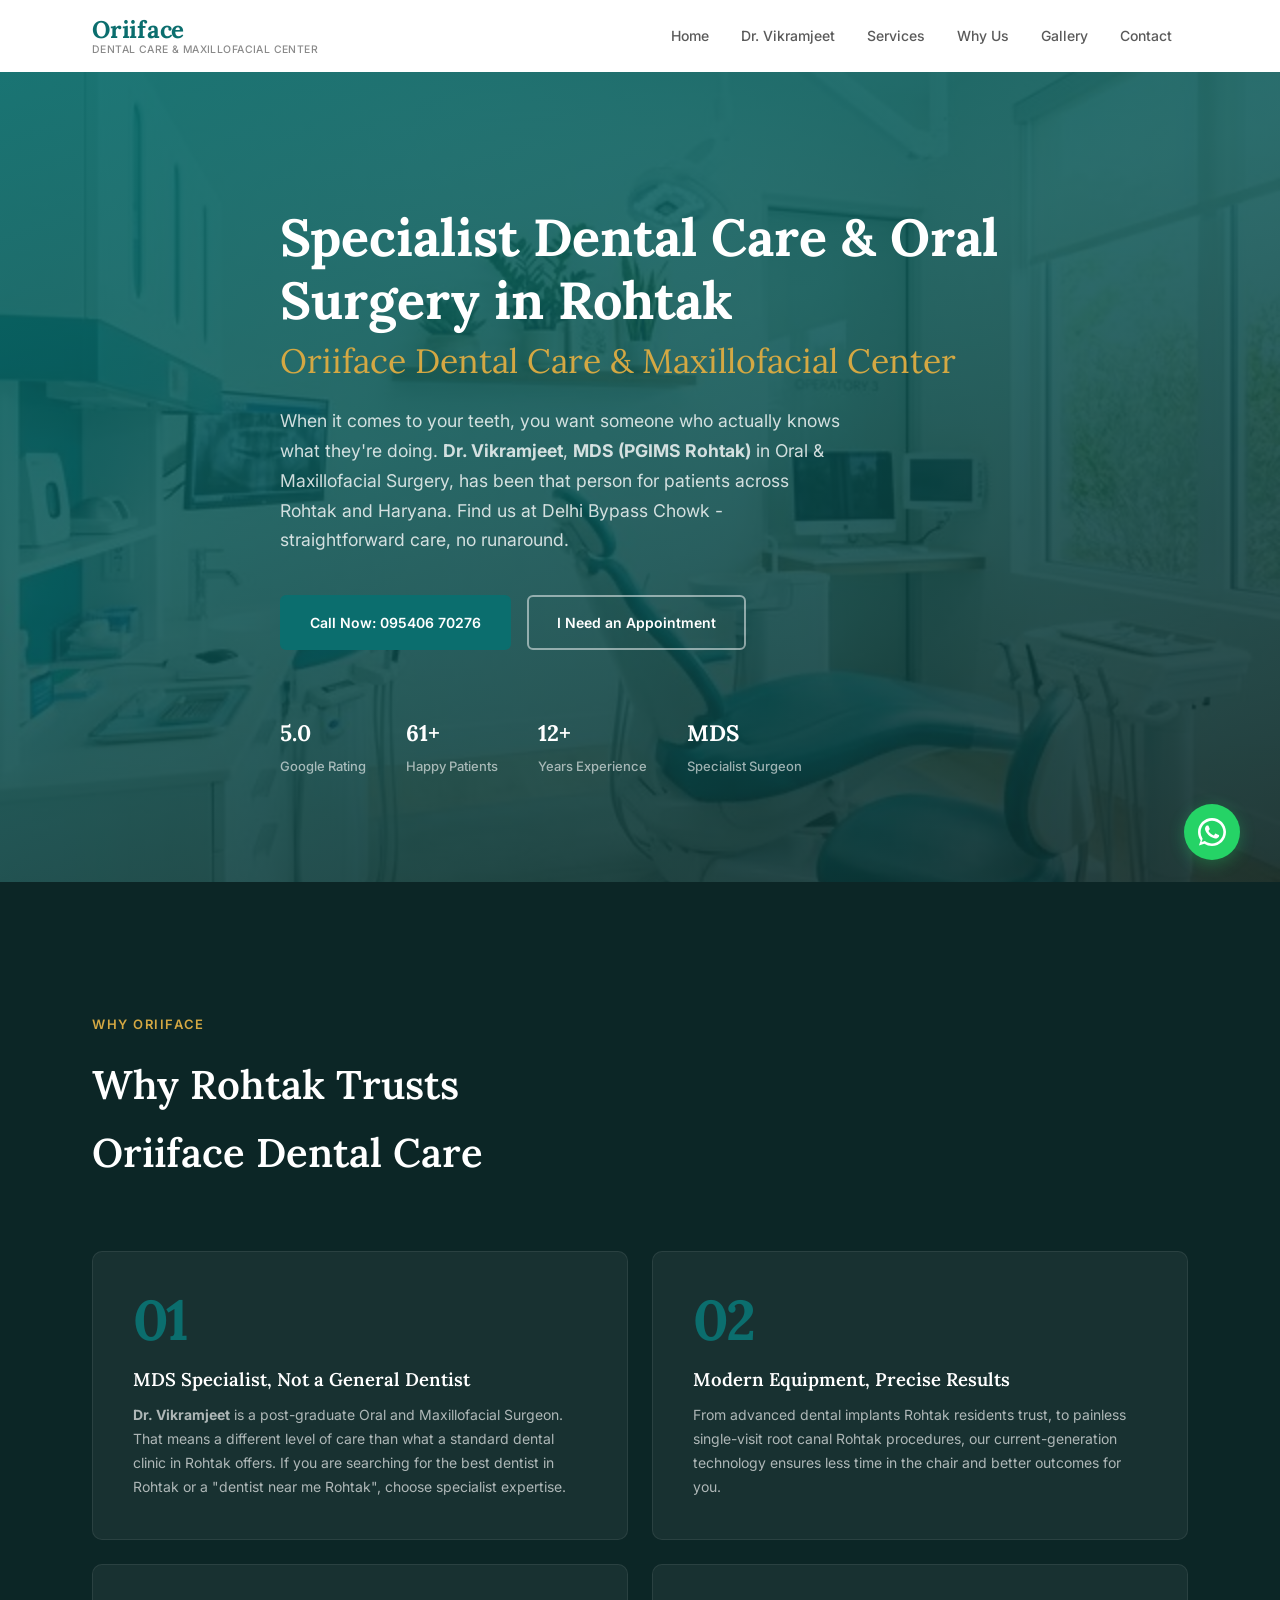
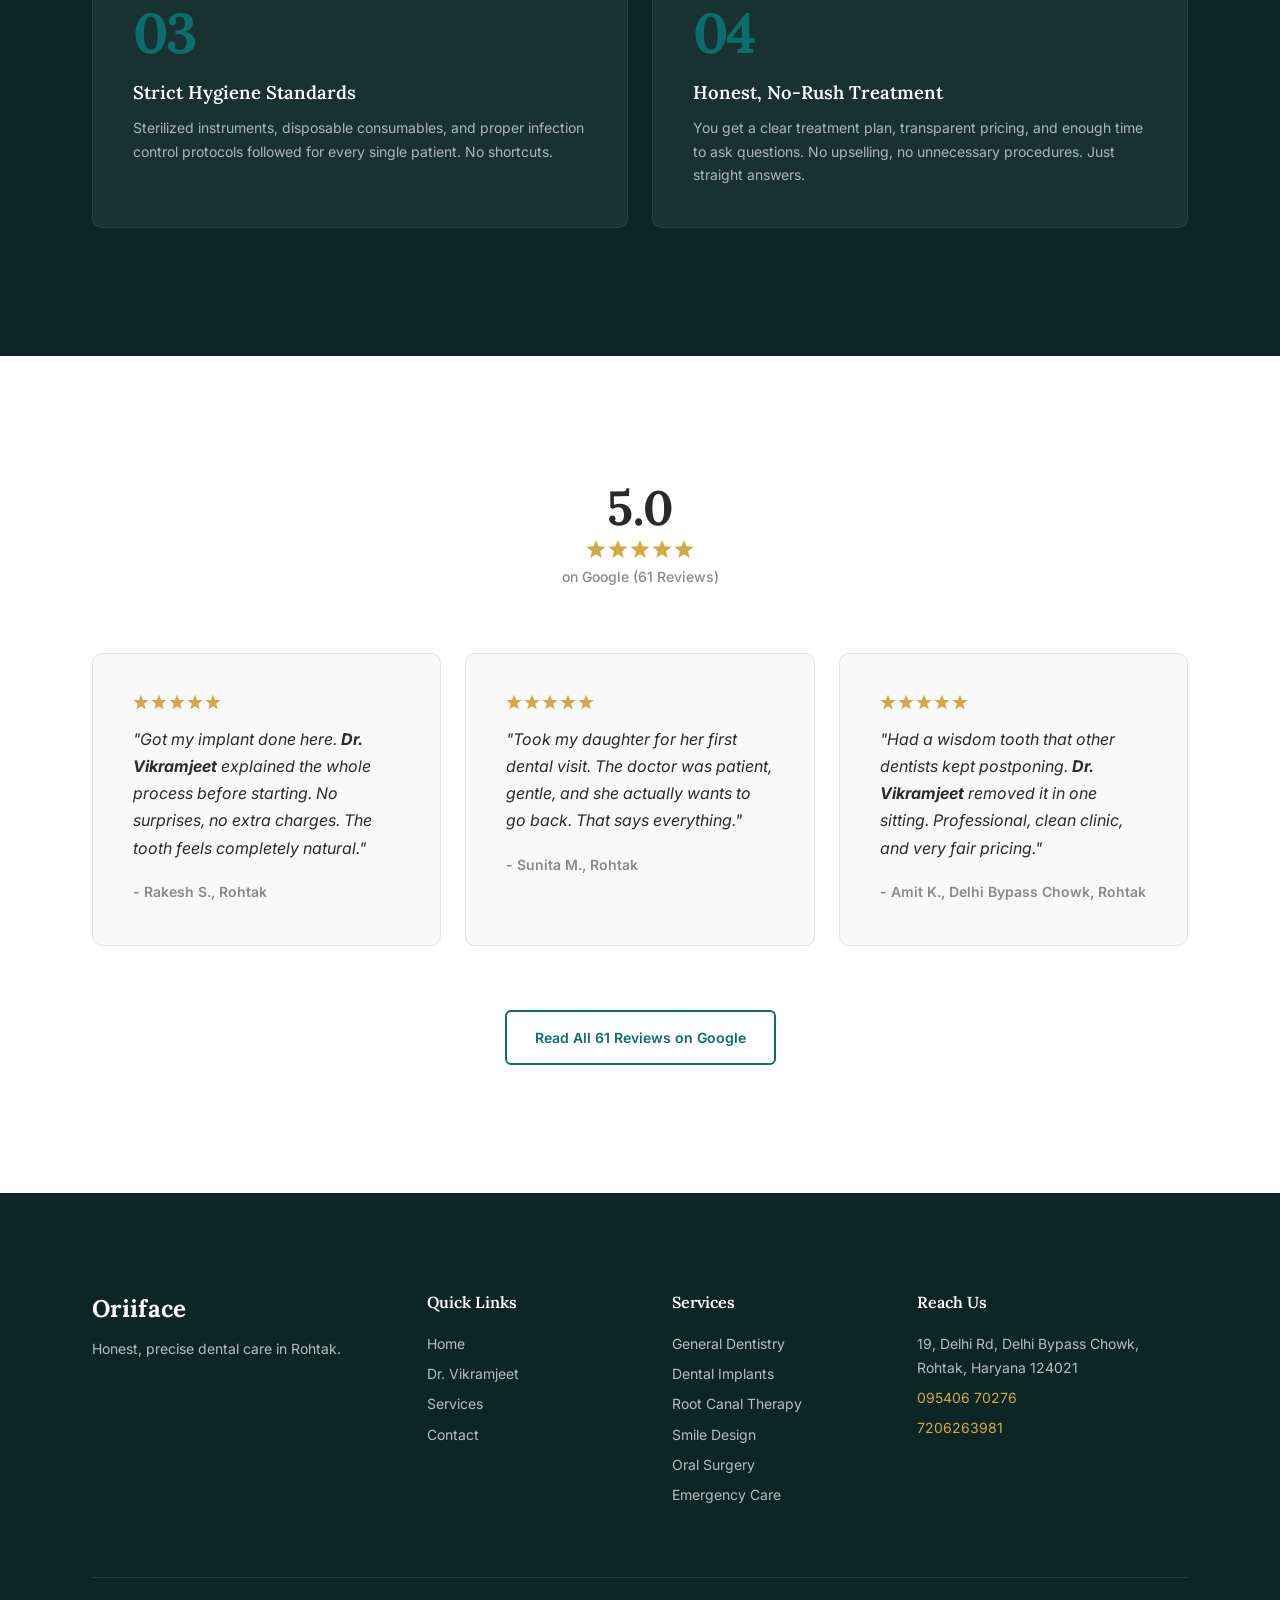
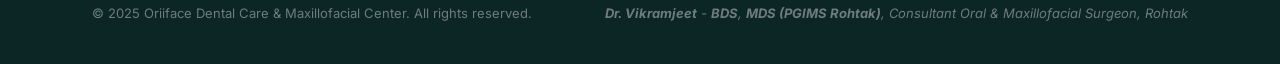
<file: index.html>
<!DOCTYPE html>
<html lang="en">
<head>
  <meta charset="UTF-8">
  <meta name="viewport" content="width=device-width, initial-scale=1.0">
  <meta name="robots" content="index, follow">
  <meta name="googlebot" content="index, follow">
  <link rel="canonical" href="https://www.oriifacedental.com/">
  <title>Best Dentist in Rohtak | Oriiface Dental Care & Maxillofacial Center</title>
  <meta name="description" content="Top-rated dental clinic in Rohtak led by Dr. Vikramjeet, BDS MDS Oral Surgeon. Implants, RCT, Smile Design, Emergency Care. 5.0 Google Rating. Call 095406 70276.">

  <!-- Open Graph -->
  <meta property="og:type" content="website">
  <meta property="og:title" content="Best Dentist in Rohtak | Oriiface Dental Care & Maxillofacial Center">
  <meta property="og:description" content="Top-rated dental clinic in Rohtak led by Dr. Vikramjeet, BDS MDS Oral Surgeon. Implants, RCT, Smile Design, Emergency Care. 5.0 Google Rating. Call 095406 70276.">
  <meta property="og:url" content="https://www.oriifacedental.com/">
  <meta property="og:image" content="https://www.oriifacedental.com/images/og-cover.jpg">
  <meta property="og:locale" content="en_IN">
  <meta property="og:site_name" content="Oriiface Dental Care & Maxillofacial Center">

  <!-- Twitter Card -->
  <meta name="twitter:card" content="summary_large_image">
  <meta name="twitter:title" content="Best Dentist in Rohtak | Oriiface Dental Care & Maxillofacial Center">
  <meta name="twitter:description" content="Top-rated dental clinic in Rohtak led by Dr. Vikramjeet, BDS MDS Oral Surgeon. Implants, RCT, Smile Design, Emergency Care. 5.0 Google Rating. Call 095406 70276.">
  <meta name="twitter:image" content="https://www.oriifacedental.com/images/og-cover.jpg">

  <!-- Google Fonts -->
  <link rel="preconnect" href="https://fonts.googleapis.com">
  <link rel="preconnect" href="https://fonts.gstatic.com" crossorigin>
  <link rel="preload" as="style" href="https://fonts.googleapis.com/css2?family=Lora:ital,wght@0,400;0,500;0,600;0,700;1,400;1,500&family=Inter:wght@300;400;500;600;700&display=swap">
  <link rel="stylesheet" href="https://fonts.googleapis.com/css2?family=Lora:ital,wght@0,400;0,500;0,600;0,700;1,400;1,500&family=Inter:wght@300;400;500;600;700&display=swap">

  <link rel="stylesheet" href="style.css?v=3">

  <link rel="sitemap" type="application/xml" href="/sitemap.xml">
  <script type="application/ld+json">
{
  "@context": "https://schema.org",
  "@type": ["Dentist", "LocalBusiness", "MedicalBusiness"],
  "@id": "https://www.oriifacedental.com",
  "name": "Oriiface Dental Care & Maxillofacial Center",
  "alternateName": ["Oriiface Dental Rohtak", "Orifacedental Rohtak", "Best Dentist Rohtak"],
  "description": "Specialist dental clinic in Rohtak led by Dr. Vikramjeet, MDS Oral & Maxillofacial Surgeon (PGIMS Rohtak). Expert in dental implants, root canal, smile design, orthodontics and oral surgery in Rohtak, Haryana.",
  "url": "https://www.oriifacedental.com",
  "telephone": ["+91-9540670276", "+91-7206263981"],
  "priceRange": "₹₹",
  "currenciesAccepted": "INR",
  "paymentAccepted": "Cash, UPI, Card",
  "image": "https://www.oriifacedental.com/images/og-cover.jpg",
  "address": {
    "@type": "PostalAddress",
    "streetAddress": "19, Delhi Road, Delhi Bypass Chowk",
    "addressLocality": "Rohtak",
    "addressRegion": "Haryana",
    "postalCode": "124021",
    "addressCountry": "IN"
  },
  "geo": {
    "@type": "GeoCoordinates",
    "latitude": "28.8955",
    "longitude": "76.6066"
  },
  "openingHoursSpecification": [
    {
      "@type": "OpeningHoursSpecification",
      "dayOfWeek": ["Monday","Tuesday","Wednesday","Thursday","Friday","Saturday"],
      "opens": "09:00",
      "closes": "14:00"
    },
    {
      "@type": "OpeningHoursSpecification",
      "dayOfWeek": ["Monday","Tuesday","Wednesday","Thursday","Friday","Saturday"],
      "opens": "17:00",
      "closes": "21:00"
    }
  ],
  "aggregateRating": {
    "@type": "AggregateRating",
    "ratingValue": "5.0",
    "reviewCount": "61",
    "bestRating": "5",
    "worstRating": "1"
  },
  "review": [
    {
      "@type": "Review",
      "author": {"@type": "Person", "name": "Rakesh S."},
      "reviewRating": {"@type": "Rating", "ratingValue": "5"},
      "reviewBody": "Got my implant done here. Dr. Vikramjeet explained the whole process before starting. No surprises, no extra charges. The tooth feels completely natural."
    },
    {
      "@type": "Review",
      "author": {"@type": "Person", "name": "Sunita M."},
      "reviewRating": {"@type": "Rating", "ratingValue": "5"},
      "reviewBody": "Took my daughter for her first dental visit. The doctor was patient, gentle, and she actually wants to go back. That says everything."
    },
    {
      "@type": "Review",
      "author": {"@type": "Person", "name": "Amit K."},
      "reviewRating": {"@type": "Rating", "ratingValue": "5"},
      "reviewBody": "Had a wisdom tooth that other dentists kept postponing. Dr. Vikramjeet removed it in one sitting. Professional, clean clinic, very fair pricing."
    }
  ],
  "medicalSpecialty": "Dentistry",
  "availableService": [
    {"@type": "MedicalProcedure", "name": "General Dentistry Rohtak"},
    {"@type": "MedicalProcedure", "name": "Dental Implants Rohtak"},
    {"@type": "MedicalProcedure", "name": "Root Canal Treatment Rohtak"},
    {"@type": "MedicalProcedure", "name": "Smile Design Rohtak"},
    {"@type": "MedicalProcedure", "name": "Orthodontics Braces Rohtak"},
    {"@type": "MedicalProcedure", "name": "Oral and Maxillofacial Surgery Rohtak"},
    {"@type": "MedicalProcedure", "name": "Cosmetic Dentistry Rohtak"},
    {"@type": "MedicalProcedure", "name": "Emergency Dental Care Rohtak"},
    {"@type": "MedicalProcedure", "name": "Pediatric Dentistry Rohtak"}
  ],
  "hasMap": "https://maps.google.com/?q=Oriiface+Dental+Care+Rohtak",
  "sameAs": [
    "https://www.google.com/maps/place/Oriiface+dental+care"
  ],
  "founder": {
    "@type": "Physician",
    "name": "Dr. Vikramjeet",
    "jobTitle": "Consultant Oral and Maxillofacial Surgeon",
    "description": "BDS, MDS (PGIMS Rohtak) - Oral and Maxillofacial Surgeon. Ex-Senior Resident JLNMCH.",
    "alumniOf": "PGIMS Rohtak",
    "medicalSpecialty": "Oral and Maxillofacial Surgery",
    "worksFor": {
      "@type": "Organization",
      "name": "Oriiface Dental Care & Maxillofacial Center"
    }
  }
}
  </script>
  <script type="application/ld+json">
{
  "@context": "https://schema.org",
  "@type": "FAQPage",
  "mainEntity": [
    {
      "@type": "Question",
      "name": "Where is the best dental clinic in Rohtak?",
      "acceptedAnswer": {
        "@type": "Answer",
        "text": "Oriiface Dental Care & Maxillofacial Center, led by Dr. Vikramjeet (MDS PGIMS Rohtak), is located at 19, Delhi Road, Delhi Bypass Chowk, Rohtak, Haryana 124021. Call 095406 70276."
      }
    },
    {
      "@type": "Question",
      "name": "Does Oriiface Dental offer dental implants in Rohtak?",
      "acceptedAnswer": {
        "@type": "Answer",
        "text": "Yes. Oriiface Dental Care provides permanent dental implants in Rohtak placed by Dr. Vikramjeet, an MDS-qualified Oral & Maxillofacial Surgeon from PGIMS Rohtak."
      }
    },
    {
      "@type": "Question",
      "name": "Is root canal treatment (RCT) painful?",
      "acceptedAnswer": {
        "@type": "Answer",
        "text": "Modern root canal treatment at Oriiface Dental Care in Rohtak is performed under local anesthesia and is essentially painless. Dr. Vikramjeet uses rotary endodontics for fast, precise results."
      }
    },
    {
      "@type": "Question",
      "name": "What are Oriiface Dental clinic timings in Rohtak?",
      "acceptedAnswer": {
        "@type": "Answer",
        "text": "Oriiface Dental Care is open Monday to Saturday: 9:00 AM to 2:00 PM and 5:00 PM to 9:00 PM. For appointments call 095406 70276."
      }
    },
    {
      "@type": "Question",
      "name": "Who is the dentist at Oriiface Dental Care Rohtak?",
      "acceptedAnswer": {
        "@type": "Answer",
        "text": "Dr. Vikramjeet, BDS and MDS (PGIMS Rohtak) in Oral & Maxillofacial Surgery. He is an Ex-Senior Resident at JLNMCH and a specialist in complex extractions, dental implants, jaw surgery, and smile design in Rohtak."
      }
    }
  ]
}
  </script>
</head>
<body>


  <!-- Header / Navigation -->
  <header class="header" id="header">
    <div class="header__inner container">
      <a href="#" class="header__logo">
        <span class="logo__mark">Oriiface</span>
        <span class="logo__sub">Dental Care &amp; Maxillofacial Center</span>
      </a>
      <nav class="nav" id="nav">
        <ul class="nav__list">
          <li><a href="index.html" class="nav__link">Home</a></li>
          <li><a href="about.html" class="nav__link">Dr. Vikramjeet</a></li>
          <li><a href="services.html" class="nav__link">Services</a></li>
          <li><a href="index.html#why-us" class="nav__link">Why Us</a></li>
          <li><a href="gallery.html" class="nav__link">Gallery</a></li>
          <li><a href="contact.html" class="nav__link">Contact</a></li>
        </ul>
      </nav>
      <button class="hamburger" id="hamburger" aria-label="Open navigation menu" aria-expanded="false">
        <span class="hamburger__line"></span>
        <span class="hamburger__line"></span>
        <span class="hamburger__line"></span>
      </button>
    </div>
  </header>

  <!-- Mobile Navigation Overlay -->
  <div class="mobile-nav" id="mobile-nav">
    <div class="mobile-nav__content">
      <ul class="mobile-nav__list">
        <li><a href="index.html" class="mobile-nav__link">Home</a></li>
        <li><a href="about.html" class="mobile-nav__link">Dr. Vikramjeet</a></li>
        <li><a href="services.html" class="mobile-nav__link">Services</a></li>
        <li><a href="index.html#why-us" class="mobile-nav__link">Why Us</a></li>
        <li><a href="gallery.html" class="mobile-nav__link">Gallery</a></li>
        <li><a href="contact.html" class="mobile-nav__link">Contact</a></li>
      </ul>
      <a href="tel:+919540670276" class="mobile-nav__phone">095406 70276</a>
    </div>
  </div>

  
<!-- HERO SECTION -->
  <section class="hero" id="hero">
    <div class="hero__bg">
      <img src="images/hero-bg.jpg" alt="Oriiface Dental Care clinic interior Rohtak Haryana" loading="eager" fetchpriority="high" class="hero__bg-img">
      <div class="hero__overlay"></div>
    </div>
    <div class="hero__content container">
      <h1 class="hero__title">Specialist Dental Care &amp; Oral Surgery in Rohtak<br><span class="hero__title--accent">Oriiface Dental Care &amp; Maxillofacial Center</span></h1>
      <p class="hero__subtitle">When it comes to your teeth, you want someone who actually knows what they're doing. <strong>Dr. Vikramjeet</strong>, <strong>MDS (PGIMS Rohtak)</strong> in Oral & Maxillofacial Surgery, has been that person for patients across Rohtak and Haryana. Find us at Delhi Bypass Chowk - straightforward care, no runaround.</p>
      <div class="hero__cta">
        <a href="tel:+919540670276" class="btn btn--primary">Call Now: 095406 70276</a>
        <a href="contact.html" class="btn btn--outline">I Need an Appointment</a>
      </div>
      <div class="hero__trust">
        <div class="trust-badge">
          <span class="trust-badge__value">5.0</span>
          <span class="trust-badge__label">Google Rating</span>
        </div>
        <div class="trust-badge">
          <span class="trust-badge__value">61+</span>
          <span class="trust-badge__label">Happy Patients</span>
        </div>
        <div class="trust-badge">
          <span class="trust-badge__value">12+</span>
          <span class="trust-badge__label">Years Experience</span>
        </div>
        <div class="trust-badge">
          <span class="trust-badge__value">MDS</span>
          <span class="trust-badge__label">Specialist Surgeon</span>
        </div>
      </div>
    </div>
  </section>

  <!-- WHY CHOOSE ORIIFACE -->
  <section class="why-us" id="why-us">
    <div class="container">
      <span class="section-tag">Why Oriiface</span>
      <h2 class="why-us__title">Why Rohtak Trusts Oriiface Dental Care</h2>
      <div class="why-us__grid">
        <div class="why-card" id="why-specialist">
          <div class="why-card__num">01</div>
          <h3 class="why-card__title">MDS Specialist, Not a General Dentist</h3>
          <p class="why-card__desc"><strong>Dr. Vikramjeet</strong> is a post-graduate Oral and Maxillofacial Surgeon. That means a different level of care than what a standard dental clinic in Rohtak offers. If you are searching for the best dentist in Rohtak or a "dentist near me Rohtak", choose specialist expertise.</p>
        </div>
        <div class="why-card" id="why-tech">
          <div class="why-card__num">02</div>
          <h3 class="why-card__title">Modern Equipment, Precise Results</h3>
          <p class="why-card__desc">From advanced dental implants Rohtak residents trust, to painless single-visit root canal Rohtak procedures, our current-generation technology ensures less time in the chair and better outcomes for you.</p>
        </div>
        <div class="why-card" id="why-hygiene">
          <div class="why-card__num">03</div>
          <h3 class="why-card__title">Strict Hygiene Standards</h3>
          <p class="why-card__desc">Sterilized instruments, disposable consumables, and proper infection control protocols followed for every single patient. No shortcuts.</p>
        </div>
        <div class="why-card" id="why-patient">
          <div class="why-card__num">04</div>
          <h3 class="why-card__title">Honest, No-Rush Treatment</h3>
          <p class="why-card__desc">You get a clear treatment plan, transparent pricing, and enough time to ask questions. No upselling, no unnecessary procedures. Just straight answers.</p>
        </div>
      </div>
    </div>
  </section>

  <!-- GOOGLE REVIEWS / SOCIAL PROOF -->
  <section class="reviews" id="reviews">
    <div class="container">
      <div class="reviews__header">
        <div class="reviews__rating-badge">
          <span class="reviews__score">5.0</span>
          <div class="reviews__stars">
            <svg width="20" height="20" viewBox="0 0 20 20" fill="#D4A843"><polygon points="10,1 12.59,7.36 19.51,7.64 14,12.14 15.82,19.02 10,15.27 4.18,19.02 6,12.14 0.49,7.64 7.41,7.36"/></svg>
            <svg width="20" height="20" viewBox="0 0 20 20" fill="#D4A843"><polygon points="10,1 12.59,7.36 19.51,7.64 14,12.14 15.82,19.02 10,15.27 4.18,19.02 6,12.14 0.49,7.64 7.41,7.36"/></svg>
            <svg width="20" height="20" viewBox="0 0 20 20" fill="#D4A843"><polygon points="10,1 12.59,7.36 19.51,7.64 14,12.14 15.82,19.02 10,15.27 4.18,19.02 6,12.14 0.49,7.64 7.41,7.36"/></svg>
            <svg width="20" height="20" viewBox="0 0 20 20" fill="#D4A843"><polygon points="10,1 12.59,7.36 19.51,7.64 14,12.14 15.82,19.02 10,15.27 4.18,19.02 6,12.14 0.49,7.64 7.41,7.36"/></svg>
            <svg width="20" height="20" viewBox="0 0 20 20" fill="#D4A843"><polygon points="10,1 12.59,7.36 19.51,7.64 14,12.14 15.82,19.02 10,15.27 4.18,19.02 6,12.14 0.49,7.64 7.41,7.36"/></svg>
          </div>
          <span class="reviews__count">on Google (61 Reviews)</span>
        </div>
      </div>
      <div class="reviews__grid">
        <div class="review-card">
          <div class="review-card__stars">
            <svg width="16" height="16" viewBox="0 0 20 20" fill="#D4A843"><polygon points="10,1 12.59,7.36 19.51,7.64 14,12.14 15.82,19.02 10,15.27 4.18,19.02 6,12.14 0.49,7.64 7.41,7.36"/></svg>
            <svg width="16" height="16" viewBox="0 0 20 20" fill="#D4A843"><polygon points="10,1 12.59,7.36 19.51,7.64 14,12.14 15.82,19.02 10,15.27 4.18,19.02 6,12.14 0.49,7.64 7.41,7.36"/></svg>
            <svg width="16" height="16" viewBox="0 0 20 20" fill="#D4A843"><polygon points="10,1 12.59,7.36 19.51,7.64 14,12.14 15.82,19.02 10,15.27 4.18,19.02 6,12.14 0.49,7.64 7.41,7.36"/></svg>
            <svg width="16" height="16" viewBox="0 0 20 20" fill="#D4A843"><polygon points="10,1 12.59,7.36 19.51,7.64 14,12.14 15.82,19.02 10,15.27 4.18,19.02 6,12.14 0.49,7.64 7.41,7.36"/></svg>
            <svg width="16" height="16" viewBox="0 0 20 20" fill="#D4A843"><polygon points="10,1 12.59,7.36 19.51,7.64 14,12.14 15.82,19.02 10,15.27 4.18,19.02 6,12.14 0.49,7.64 7.41,7.36"/></svg>
          </div>
          <p class="review-card__text">"Got my implant done here. <strong>Dr. Vikramjeet</strong> explained the whole process before starting. No surprises, no extra charges. The tooth feels completely natural."</p>
          <span class="review-card__author">- Rakesh S., Rohtak</span>
        </div>
        <div class="review-card">
          <div class="review-card__stars">
            <svg width="16" height="16" viewBox="0 0 20 20" fill="#D4A843"><polygon points="10,1 12.59,7.36 19.51,7.64 14,12.14 15.82,19.02 10,15.27 4.18,19.02 6,12.14 0.49,7.64 7.41,7.36"/></svg>
            <svg width="16" height="16" viewBox="0 0 20 20" fill="#D4A843"><polygon points="10,1 12.59,7.36 19.51,7.64 14,12.14 15.82,19.02 10,15.27 4.18,19.02 6,12.14 0.49,7.64 7.41,7.36"/></svg>
            <svg width="16" height="16" viewBox="0 0 20 20" fill="#D4A843"><polygon points="10,1 12.59,7.36 19.51,7.64 14,12.14 15.82,19.02 10,15.27 4.18,19.02 6,12.14 0.49,7.64 7.41,7.36"/></svg>
            <svg width="16" height="16" viewBox="0 0 20 20" fill="#D4A843"><polygon points="10,1 12.59,7.36 19.51,7.64 14,12.14 15.82,19.02 10,15.27 4.18,19.02 6,12.14 0.49,7.64 7.41,7.36"/></svg>
            <svg width="16" height="16" viewBox="0 0 20 20" fill="#D4A843"><polygon points="10,1 12.59,7.36 19.51,7.64 14,12.14 15.82,19.02 10,15.27 4.18,19.02 6,12.14 0.49,7.64 7.41,7.36"/></svg>
          </div>
          <p class="review-card__text">"Took my daughter for her first dental visit. The doctor was patient, gentle, and she actually wants to go back. That says everything."</p>
          <span class="review-card__author">- Sunita M., Rohtak</span>
        </div>
        <div class="review-card">
          <div class="review-card__stars">
            <svg width="16" height="16" viewBox="0 0 20 20" fill="#D4A843"><polygon points="10,1 12.59,7.36 19.51,7.64 14,12.14 15.82,19.02 10,15.27 4.18,19.02 6,12.14 0.49,7.64 7.41,7.36"/></svg>
            <svg width="16" height="16" viewBox="0 0 20 20" fill="#D4A843"><polygon points="10,1 12.59,7.36 19.51,7.64 14,12.14 15.82,19.02 10,15.27 4.18,19.02 6,12.14 0.49,7.64 7.41,7.36"/></svg>
            <svg width="16" height="16" viewBox="0 0 20 20" fill="#D4A843"><polygon points="10,1 12.59,7.36 19.51,7.64 14,12.14 15.82,19.02 10,15.27 4.18,19.02 6,12.14 0.49,7.64 7.41,7.36"/></svg>
            <svg width="16" height="16" viewBox="0 0 20 20" fill="#D4A843"><polygon points="10,1 12.59,7.36 19.51,7.64 14,12.14 15.82,19.02 10,15.27 4.18,19.02 6,12.14 0.49,7.64 7.41,7.36"/></svg>
            <svg width="16" height="16" viewBox="0 0 20 20" fill="#D4A843"><polygon points="10,1 12.59,7.36 19.51,7.64 14,12.14 15.82,19.02 10,15.27 4.18,19.02 6,12.14 0.49,7.64 7.41,7.36"/></svg>
          </div>
          <p class="review-card__text">"Had a wisdom tooth that other dentists kept postponing. <strong>Dr. Vikramjeet</strong> removed it in one sitting. Professional, clean clinic, and very fair pricing."</p>
          <span class="review-card__author">- Amit K., Delhi Bypass Chowk, Rohtak</span>
        </div>
      </div>
      <div class="reviews__cta">
        <a href="https://www.google.com/search?sca_esv=fa2472da3c8c11ba&sxsrf=ANbL-n6MaPDYH5IwecohWVXKkj0Bhd8KCA:1775188717989&si=AL3DRZEsmMGCryMMFSHJ3StBhOdZ2-6yYkXd_doETEE1OR-qOfur0lP555BHCIwtyjrZBY2wMNCn9c0-vF7xESdnR7aQfKAdvrTQFu91-eyY72N6fKcR7draE1rItZnh1FwEKsJqqj3iKfBSBQ1mYfN7aIuPvpSlZi8qgAYn4jxZF-Dudx7iSc4%3D&q=Oriiface+dental+care+and+Maxillofacial+center+Reviews&sa=X&ved=2ahUKEwjIusen5dCTAxXHUGwGHd28O8sQ0bkNegQIIBAF&biw=1710&bih=981&dpr=2" target="_blank" rel="noopener noreferrer" class="btn btn--outline btn--dark">Read All 61 Reviews on Google</a>
      </div>
    </div>
  </section>

  
<!-- FOOTER -->
  <footer class="footer" id="footer">
    <div class="container">
      <div class="footer__grid">
        <div class="footer__brand">
          <span class="footer__logo">Oriiface</span>
          <p class="footer__tagline">Honest, precise dental care in Rohtak.</p>
        </div>
        <div class="footer__links">
          <h4 class="footer__heading">Quick Links</h4>
          <ul>
            <li><a href="index.html">Home</a></li>
            <li><a href="about.html">Dr. Vikramjeet</a></li>
            <li><a href="services.html">Services</a></li>
            <li><a href="contact.html">Contact</a></li>
          </ul>
        </div>
        <div class="footer__services-list">
          <h4 class="footer__heading">Services</h4>
          <ul>
            <li>General Dentistry</li>
            <li>Dental Implants</li>
            <li>Root Canal Therapy</li>
            <li>Smile Design</li>
            <li>Oral Surgery</li>
            <li>Emergency Care</li>
          </ul>
        </div>
        <div class="footer__contact">
          <h4 class="footer__heading">Reach Us</h4>
          <p>19, Delhi Rd, Delhi Bypass Chowk, Rohtak, Haryana 124021</p>
          <p><a href="tel:+919540670276">095406 70276</a></p>
          <p><a href="tel:+917206263981">7206263981</a></p>
        </div>
      </div>
      <div class="footer__bottom">
        <p>&copy; 2025 Oriiface Dental Care & Maxillofacial Center. All rights reserved.</p>
        <p class="footer__disclaimer"><strong>Dr. Vikramjeet</strong> - <strong>BDS</strong>, <strong>MDS (PGIMS Rohtak)</strong>, Consultant Oral & Maxillofacial Surgeon, Rohtak</p>
      </div>
    </div>
  </footer>

  <!-- Mobile Sticky Bottom Bar -->
  <div class="mobile-bar" id="mobile-bar">
    <a href="tel:+919540670276" class="mobile-bar__btn mobile-bar__btn--call">
      <svg width="18" height="18" viewBox="0 0 24 24" fill="none" stroke="currentColor" stroke-width="2"><path d="M22 16.92v3a2 2 0 01-2.18 2 19.79 19.79 0 01-8.63-3.07 19.5 19.5 0 01-6-6 19.79 19.79 0 01-3.07-8.67A2 2 0 014.11 2h3a2 2 0 012 1.72c.127.96.361 1.903.7 2.81a2 2 0 01-.45 2.11L8.09 9.91a16 16 0 006 6l1.27-1.27a2 2 0 012.11-.45c.907.339 1.85.573 2.81.7A2 2 0 0122 16.92z"/></svg>
      Call
    </a>
    <a href="https://wa.me/919540670276" target="_blank" rel="noopener noreferrer" class="mobile-bar__btn mobile-bar__btn--whatsapp">
      <svg width="18" height="18" viewBox="0 0 24 24" fill="currentColor"><path d="M17.472 14.382c-.297-.149-1.758-.867-2.03-.967-.273-.099-.471-.148-.67.15-.197.297-.767.966-.94 1.164-.173.199-.347.223-.644.075-.297-.15-1.255-.463-2.39-1.475-.883-.788-1.48-1.761-1.653-2.059-.173-.297-.018-.458.13-.606.134-.133.298-.347.446-.52.149-.174.198-.298.298-.497.099-.198.05-.371-.025-.52-.075-.149-.669-1.612-.916-2.207-.242-.579-.487-.5-.669-.51-.173-.008-.371-.01-.57-.01-.198 0-.52.074-.792.372-.272.297-1.04 1.016-1.04 2.479 0 1.462 1.065 2.875 1.213 3.074.149.198 2.096 3.2 5.077 4.487.709.306 1.262.489 1.694.625.712.227 1.36.195 1.871.118.571-.085 1.758-.719 2.006-1.413.248-.694.248-1.289.173-1.413-.074-.124-.272-.198-.57-.347z"/><path d="M12 0C5.373 0 0 5.373 0 12c0 2.625.846 5.059 2.284 7.034L.79 23.492l4.6-1.47A11.94 11.94 0 0012 24c6.627 0 12-5.373 12-12S18.627 0 12 0zm0 21.75c-2.15 0-4.13-.685-5.75-1.846l-.413-.27-2.727.87.903-2.653-.297-.44A9.718 9.718 0 012.25 12c0-5.385 4.365-9.75 9.75-9.75S21.75 6.615 21.75 12s-4.365 9.75-9.75 9.75z"/></svg>
      WhatsApp
    </a>
    <a href="contact.html" class="mobile-bar__btn mobile-bar__btn--book">
      <svg width="18" height="18" viewBox="0 0 24 24" fill="none" stroke="currentColor" stroke-width="2"><rect x="3" y="4" width="18" height="18" rx="2"/><line x1="16" y1="2" x2="16" y2="6"/><line x1="8" y1="2" x2="8" y2="6"/><line x1="3" y1="10" x2="21" y2="10"/></svg>
      Book
    </a>
  </div>

  <!-- WhatsApp Floating Button (Desktop) -->
  <a href="https://wa.me/919540670276" target="_blank" rel="noopener noreferrer" class="whatsapp-float" id="whatsapp-float" aria-label="Chat on WhatsApp">
    <svg width="28" height="28" viewBox="0 0 24 24" fill="#fff"><path d="M17.472 14.382c-.297-.149-1.758-.867-2.03-.967-.273-.099-.471-.148-.67.15-.197.297-.767.966-.94 1.164-.173.199-.347.223-.644.075-.297-.15-1.255-.463-2.39-1.475-.883-.788-1.48-1.761-1.653-2.059-.173-.297-.018-.458.13-.606.134-.133.298-.347.446-.52.149-.174.198-.298.298-.497.099-.198.05-.371-.025-.52-.075-.149-.669-1.612-.916-2.207-.242-.579-.487-.5-.669-.51-.173-.008-.371-.01-.57-.01-.198 0-.52.074-.792.372-.272.297-1.04 1.016-1.04 2.479 0 1.462 1.065 2.875 1.213 3.074.149.198 2.096 3.2 5.077 4.487.709.306 1.262.489 1.694.625.712.227 1.36.195 1.871.118.571-.085 1.758-.719 2.006-1.413.248-.694.248-1.289.173-1.413-.074-.124-.272-.198-.57-.347z"/><path d="M12 0C5.373 0 0 5.373 0 12c0 2.625.846 5.059 2.284 7.034L.79 23.492l4.6-1.47A11.94 11.94 0 0012 24c6.627 0 12-5.373 12-12S18.627 0 12 0zm0 21.75c-2.15 0-4.13-.685-5.75-1.846l-.413-.27-2.727.87.903-2.653-.297-.44A9.718 9.718 0 012.25 12c0-5.385 4.365-9.75 9.75-9.75S21.75 6.615 21.75 12s-4.365 9.75-9.75 9.75z"/></svg>
  </a>

  <script src="main.js"></script>
</body>
</html>
</file>
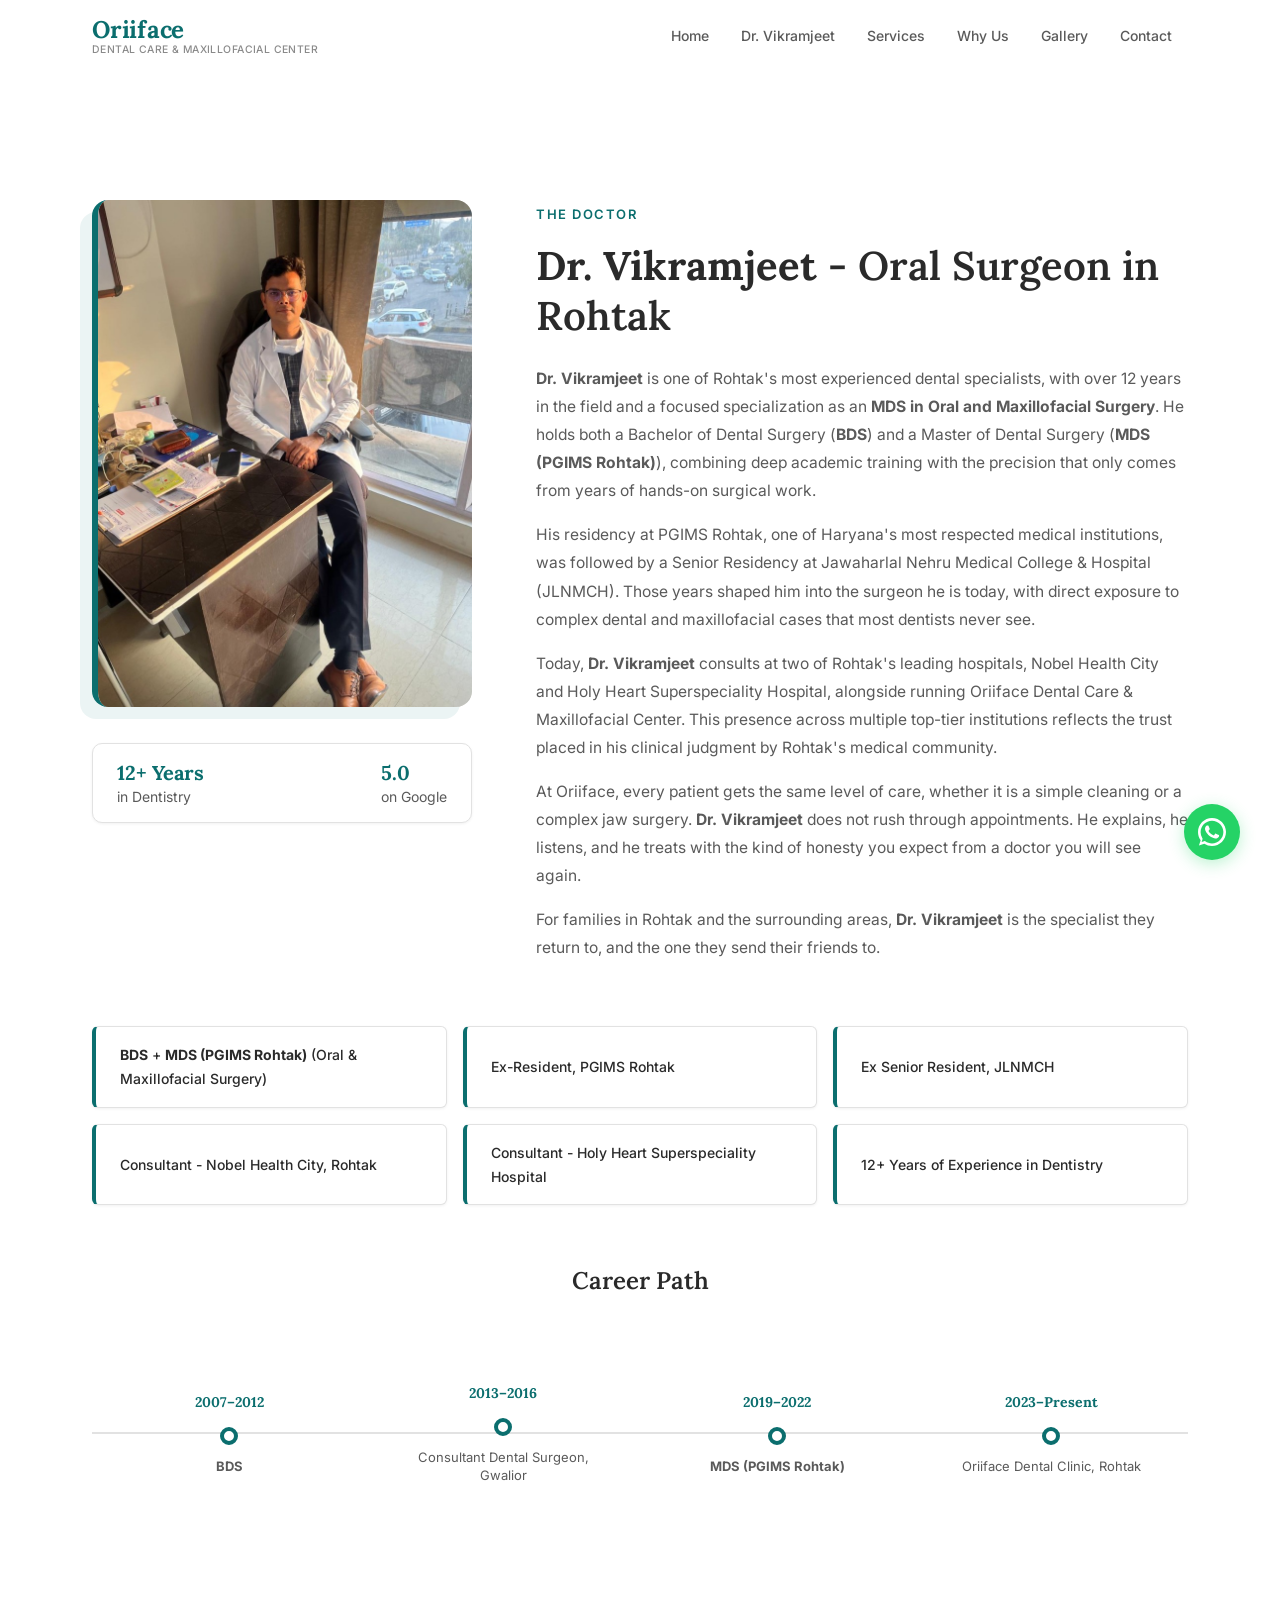
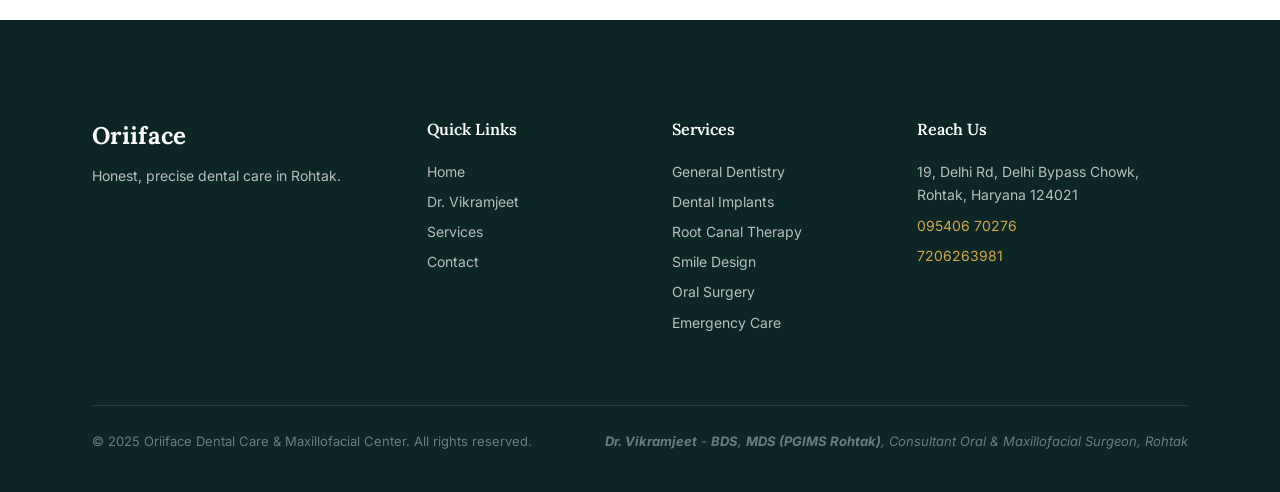
<file: about.html>
<!DOCTYPE html>
<html lang="en">
<head>
  <meta charset="UTF-8">
  <meta name="viewport" content="width=device-width, initial-scale=1.0">
  <meta name="robots" content="index, follow">
  <meta name="googlebot" content="index, follow">
  <link rel="canonical" href="https://www.oriifacedental.com/about.html">
  <title>Dr. Vikramjeet - MDS Oral Surgeon in Rohtak | Oriiface Dental Care</title>
  <meta name="description" content="Dr. Vikramjeet - MDS (PGIMS Rohtak) Oral & Maxillofacial Surgeon in Rohtak. Ex-PGIMS resident, 12+ years experience, consulting at Nobel Health City & Holy Heart Hospital.">

  <!-- Open Graph -->
  <meta property="og:type" content="website">
  <meta property="og:title" content="Dr. Vikramjeet - MDS Oral Surgeon in Rohtak | Oriiface Dental Care">
  <meta property="og:description" content="Dr. Vikramjeet - MDS (PGIMS Rohtak) Oral & Maxillofacial Surgeon in Rohtak. Ex-PGIMS resident, 12+ years experience, consulting at Nobel Health City & Holy Heart Hospital.">
  <meta property="og:url" content="https://www.oriifacedental.com/about.html">
  <meta property="og:image" content="https://www.oriifacedental.com/images/og-cover.jpg">
  <meta property="og:locale" content="en_IN">
  <meta property="og:site_name" content="Oriiface Dental Care & Maxillofacial Center">

  <!-- Twitter Card -->
  <meta name="twitter:card" content="summary_large_image">
  <meta name="twitter:title" content="Dr. Vikramjeet - MDS Oral Surgeon in Rohtak | Oriiface Dental Care">
  <meta name="twitter:description" content="Dr. Vikramjeet - MDS (PGIMS Rohtak) Oral & Maxillofacial Surgeon in Rohtak. Ex-PGIMS resident, 12+ years experience, consulting at Nobel Health City & Holy Heart Hospital.">
  <meta name="twitter:image" content="https://www.oriifacedental.com/images/og-cover.jpg">

  <!-- Google Fonts -->
  <link rel="preconnect" href="https://fonts.googleapis.com">
  <link rel="preconnect" href="https://fonts.gstatic.com" crossorigin>
  <link rel="preload" as="style" href="https://fonts.googleapis.com/css2?family=Lora:ital,wght@0,400;0,500;0,600;0,700;1,400;1,500&family=Inter:wght@300;400;500;600;700&display=swap">
  <link rel="stylesheet" href="https://fonts.googleapis.com/css2?family=Lora:ital,wght@0,400;0,500;0,600;0,700;1,400;1,500&family=Inter:wght@300;400;500;600;700&display=swap">

  <link rel="stylesheet" href="style.css?v=3">

  <script type="application/ld+json">
{
  "@context": "https://schema.org",
  "@type": "Physician",
  "name": "Dr. Vikramjeet",
  "description": "MDS Oral and Maxillofacial Surgeon in Rohtak with 12+ years experience",
  "medicalSpecialty": "Oral and Maxillofacial Surgery",
  "qualifications": "BDS, MDS",
  "worksFor": [
    {"@type": "Hospital", "name": "Nobel Health City, Rohtak"},
    {"@type": "Hospital", "name": "Holy Heart Superspeciality Hospital, Rohtak"},
    {"@type": "MedicalClinic", "name": "Oriiface Dental Care & Maxillofacial Center"}
  ],
  "alumniOf": [
    {"@type": "EducationalOrganization", "name": "PGIMS Rohtak"},
    {"@type": "EducationalOrganization", "name": "JLNMCH"}
  ]
}
  </script>
</head>
<body>


  <!-- Header / Navigation -->
  <header class="header" id="header">
    <div class="header__inner container">
      <a href="#" class="header__logo">
        <span class="logo__mark">Oriiface</span>
        <span class="logo__sub">Dental Care &amp; Maxillofacial Center</span>
      </a>
      <nav class="nav" id="nav">
        <ul class="nav__list">
          <li><a href="index.html" class="nav__link">Home</a></li>
          <li><a href="about.html" class="nav__link">Dr. Vikramjeet</a></li>
          <li><a href="services.html" class="nav__link">Services</a></li>
          <li><a href="index.html#why-us" class="nav__link">Why Us</a></li>
          <li><a href="gallery.html" class="nav__link">Gallery</a></li>
          <li><a href="contact.html" class="nav__link">Contact</a></li>
        </ul>
      </nav>
      <button class="hamburger" id="hamburger" aria-label="Open navigation menu" aria-expanded="false">
        <span class="hamburger__line"></span>
        <span class="hamburger__line"></span>
        <span class="hamburger__line"></span>
      </button>
    </div>
  </header>

  <!-- Mobile Navigation Overlay -->
  <div class="mobile-nav" id="mobile-nav">
    <div class="mobile-nav__content">
      <ul class="mobile-nav__list">
        <li><a href="index.html" class="mobile-nav__link">Home</a></li>
        <li><a href="about.html" class="mobile-nav__link">Dr. Vikramjeet</a></li>
        <li><a href="services.html" class="mobile-nav__link">Services</a></li>
        <li><a href="index.html#why-us" class="mobile-nav__link">Why Us</a></li>
        <li><a href="gallery.html" class="mobile-nav__link">Gallery</a></li>
        <li><a href="contact.html" class="mobile-nav__link">Contact</a></li>
      </ul>
      <a href="tel:+919540670276" class="mobile-nav__phone">095406 70276</a>
    </div>
  </div>

  
<!-- ABOUT DR. VIKRAMJEET -->
  <section class="about" id="about">
    <div class="container">
      <div class="about__grid">
        <div class="about__photo-col">
          <div class="about__photo-frame">
            <img src="images/real-dr-vikram-desk.jpg" alt="Dr. Vikramjeet BDS MDS Oral Surgeon at Oriiface Dental Clinic Rohtak" loading="lazy" class="about__photo">
          </div>
          <div class="about__photo-stats">
            <div class="stat-line"><strong>12+ Years</strong> in Dentistry</div>
            <div class="stat-line"><strong>5.0</strong> on Google</div>
          </div>
        </div>
        <div class="about__content-col">
          <span class="section-tag">The Doctor</span>
          <h1 class="about__title"><strong>Dr. Vikramjeet</strong> - Oral Surgeon in Rohtak</h1>
          <div class="about__bio">
            <p><strong>Dr. Vikramjeet</strong> is one of Rohtak's most experienced dental specialists, with over 12 years in the field and a focused specialization as an <strong>MDS in Oral and Maxillofacial Surgery</strong>. He holds both a Bachelor of Dental Surgery (<strong>BDS</strong>) and a Master of Dental Surgery (<strong>MDS (PGIMS Rohtak)</strong>), combining deep academic training with the precision that only comes from years of hands-on surgical work.</p>
            <p>His residency at PGIMS Rohtak, one of Haryana's most respected medical institutions, was followed by a Senior Residency at Jawaharlal Nehru Medical College & Hospital (JLNMCH). Those years shaped him into the surgeon he is today, with direct exposure to complex dental and maxillofacial cases that most dentists never see.</p>
            <p>Today, <strong>Dr. Vikramjeet</strong> consults at two of Rohtak's leading hospitals, Nobel Health City and Holy Heart Superspeciality Hospital, alongside running Oriiface Dental Care & Maxillofacial Center. This presence across multiple top-tier institutions reflects the trust placed in his clinical judgment by Rohtak's medical community.</p>
            <p>At Oriiface, every patient gets the same level of care, whether it is a simple cleaning or a complex jaw surgery. <strong>Dr. Vikramjeet</strong> does not rush through appointments. He explains, he listens, and he treats with the kind of honesty you expect from a doctor you will see again.</p>
            <p>For families in Rohtak and the surrounding areas, <strong>Dr. Vikramjeet</strong> is the specialist they return to, and the one they send their friends to.</p>
          </div>
        </div>
      </div>

      <!-- Credentials Block -->
      <div class="credentials">
        <div class="credential">
          <span class="credential__text"><strong>BDS</strong> + <strong>MDS (PGIMS Rohtak)</strong> (Oral & Maxillofacial Surgery)</span>
        </div>
        <div class="credential">
          <span class="credential__text">Ex-Resident, PGIMS Rohtak</span>
        </div>
        <div class="credential">
          <span class="credential__text">Ex Senior Resident, JLNMCH</span>
        </div>
        <div class="credential">
          <span class="credential__text">Consultant - Nobel Health City, Rohtak</span>
        </div>
        <div class="credential">
          <span class="credential__text">Consultant - Holy Heart Superspeciality Hospital</span>
        </div>
        <div class="credential">
          <span class="credential__text">12+ Years of Experience in Dentistry</span>
        </div>
      </div>

      <!-- Career Timeline -->
      <div class="timeline" id="timeline">
        <h3 class="timeline__heading">Career Path</h3>
        <div class="timeline__track">
          <div class="timeline__line"></div>
          <div class="timeline__item">
            <span class="timeline__year">2007–2012</span>
            <div class="timeline__dot"></div>
            <span class="timeline__label"><strong>BDS</strong></span>
          </div>
          <div class="timeline__item">
            <span class="timeline__year">2013–2016</span>
            <div class="timeline__dot"></div>
            <span class="timeline__label">Consultant Dental Surgeon, Gwalior</span>
          </div>
          <div class="timeline__item">
            <span class="timeline__year">2019–2022</span>
            <div class="timeline__dot"></div>
            <span class="timeline__label"><strong>MDS (PGIMS Rohtak)</strong></span>
          </div>
          <div class="timeline__item">
            <span class="timeline__year">2023–Present</span>
            <div class="timeline__dot"></div>
            <span class="timeline__label">Oriiface Dental Clinic, Rohtak</span>
          </div>
        </div>
      </div>
    </div>
  </section>

  
<!-- FOOTER -->
  <footer class="footer" id="footer">
    <div class="container">
      <div class="footer__grid">
        <div class="footer__brand">
          <span class="footer__logo">Oriiface</span>
          <p class="footer__tagline">Honest, precise dental care in Rohtak.</p>
        </div>
        <div class="footer__links">
          <h4 class="footer__heading">Quick Links</h4>
          <ul>
            <li><a href="index.html">Home</a></li>
            <li><a href="about.html">Dr. Vikramjeet</a></li>
            <li><a href="services.html">Services</a></li>
            <li><a href="contact.html">Contact</a></li>
          </ul>
        </div>
        <div class="footer__services-list">
          <h4 class="footer__heading">Services</h4>
          <ul>
            <li>General Dentistry</li>
            <li>Dental Implants</li>
            <li>Root Canal Therapy</li>
            <li>Smile Design</li>
            <li>Oral Surgery</li>
            <li>Emergency Care</li>
          </ul>
        </div>
        <div class="footer__contact">
          <h4 class="footer__heading">Reach Us</h4>
          <p>19, Delhi Rd, Delhi Bypass Chowk, Rohtak, Haryana 124021</p>
          <p><a href="tel:+919540670276">095406 70276</a></p>
          <p><a href="tel:+917206263981">7206263981</a></p>
        </div>
      </div>
      <div class="footer__bottom">
        <p>&copy; 2025 Oriiface Dental Care & Maxillofacial Center. All rights reserved.</p>
        <p class="footer__disclaimer"><strong>Dr. Vikramjeet</strong> - <strong>BDS</strong>, <strong>MDS (PGIMS Rohtak)</strong>, Consultant Oral & Maxillofacial Surgeon, Rohtak</p>
      </div>
    </div>
  </footer>

  <!-- Mobile Sticky Bottom Bar -->
  <div class="mobile-bar" id="mobile-bar">
    <a href="tel:+919540670276" class="mobile-bar__btn mobile-bar__btn--call">
      <svg width="18" height="18" viewBox="0 0 24 24" fill="none" stroke="currentColor" stroke-width="2"><path d="M22 16.92v3a2 2 0 01-2.18 2 19.79 19.79 0 01-8.63-3.07 19.5 19.5 0 01-6-6 19.79 19.79 0 01-3.07-8.67A2 2 0 014.11 2h3a2 2 0 012 1.72c.127.96.361 1.903.7 2.81a2 2 0 01-.45 2.11L8.09 9.91a16 16 0 006 6l1.27-1.27a2 2 0 012.11-.45c.907.339 1.85.573 2.81.7A2 2 0 0122 16.92z"/></svg>
      Call
    </a>
    <a href="https://wa.me/919540670276" target="_blank" rel="noopener noreferrer" class="mobile-bar__btn mobile-bar__btn--whatsapp">
      <svg width="18" height="18" viewBox="0 0 24 24" fill="currentColor"><path d="M17.472 14.382c-.297-.149-1.758-.867-2.03-.967-.273-.099-.471-.148-.67.15-.197.297-.767.966-.94 1.164-.173.199-.347.223-.644.075-.297-.15-1.255-.463-2.39-1.475-.883-.788-1.48-1.761-1.653-2.059-.173-.297-.018-.458.13-.606.134-.133.298-.347.446-.52.149-.174.198-.298.298-.497.099-.198.05-.371-.025-.52-.075-.149-.669-1.612-.916-2.207-.242-.579-.487-.5-.669-.51-.173-.008-.371-.01-.57-.01-.198 0-.52.074-.792.372-.272.297-1.04 1.016-1.04 2.479 0 1.462 1.065 2.875 1.213 3.074.149.198 2.096 3.2 5.077 4.487.709.306 1.262.489 1.694.625.712.227 1.36.195 1.871.118.571-.085 1.758-.719 2.006-1.413.248-.694.248-1.289.173-1.413-.074-.124-.272-.198-.57-.347z"/><path d="M12 0C5.373 0 0 5.373 0 12c0 2.625.846 5.059 2.284 7.034L.79 23.492l4.6-1.47A11.94 11.94 0 0012 24c6.627 0 12-5.373 12-12S18.627 0 12 0zm0 21.75c-2.15 0-4.13-.685-5.75-1.846l-.413-.27-2.727.87.903-2.653-.297-.44A9.718 9.718 0 012.25 12c0-5.385 4.365-9.75 9.75-9.75S21.75 6.615 21.75 12s-4.365 9.75-9.75 9.75z"/></svg>
      WhatsApp
    </a>
    <a href="contact.html" class="mobile-bar__btn mobile-bar__btn--book">
      <svg width="18" height="18" viewBox="0 0 24 24" fill="none" stroke="currentColor" stroke-width="2"><rect x="3" y="4" width="18" height="18" rx="2"/><line x1="16" y1="2" x2="16" y2="6"/><line x1="8" y1="2" x2="8" y2="6"/><line x1="3" y1="10" x2="21" y2="10"/></svg>
      Book
    </a>
  </div>

  <!-- WhatsApp Floating Button (Desktop) -->
  <a href="https://wa.me/919540670276" target="_blank" rel="noopener noreferrer" class="whatsapp-float" id="whatsapp-float" aria-label="Chat on WhatsApp">
    <svg width="28" height="28" viewBox="0 0 24 24" fill="#fff"><path d="M17.472 14.382c-.297-.149-1.758-.867-2.03-.967-.273-.099-.471-.148-.67.15-.197.297-.767.966-.94 1.164-.173.199-.347.223-.644.075-.297-.15-1.255-.463-2.39-1.475-.883-.788-1.48-1.761-1.653-2.059-.173-.297-.018-.458.13-.606.134-.133.298-.347.446-.52.149-.174.198-.298.298-.497.099-.198.05-.371-.025-.52-.075-.149-.669-1.612-.916-2.207-.242-.579-.487-.5-.669-.51-.173-.008-.371-.01-.57-.01-.198 0-.52.074-.792.372-.272.297-1.04 1.016-1.04 2.479 0 1.462 1.065 2.875 1.213 3.074.149.198 2.096 3.2 5.077 4.487.709.306 1.262.489 1.694.625.712.227 1.36.195 1.871.118.571-.085 1.758-.719 2.006-1.413.248-.694.248-1.289.173-1.413-.074-.124-.272-.198-.57-.347z"/><path d="M12 0C5.373 0 0 5.373 0 12c0 2.625.846 5.059 2.284 7.034L.79 23.492l4.6-1.47A11.94 11.94 0 0012 24c6.627 0 12-5.373 12-12S18.627 0 12 0zm0 21.75c-2.15 0-4.13-.685-5.75-1.846l-.413-.27-2.727.87.903-2.653-.297-.44A9.718 9.718 0 012.25 12c0-5.385 4.365-9.75 9.75-9.75S21.75 6.615 21.75 12s-4.365 9.75-9.75 9.75z"/></svg>
  </a>

  <script src="main.js"></script>
</body>
</html>
</file>
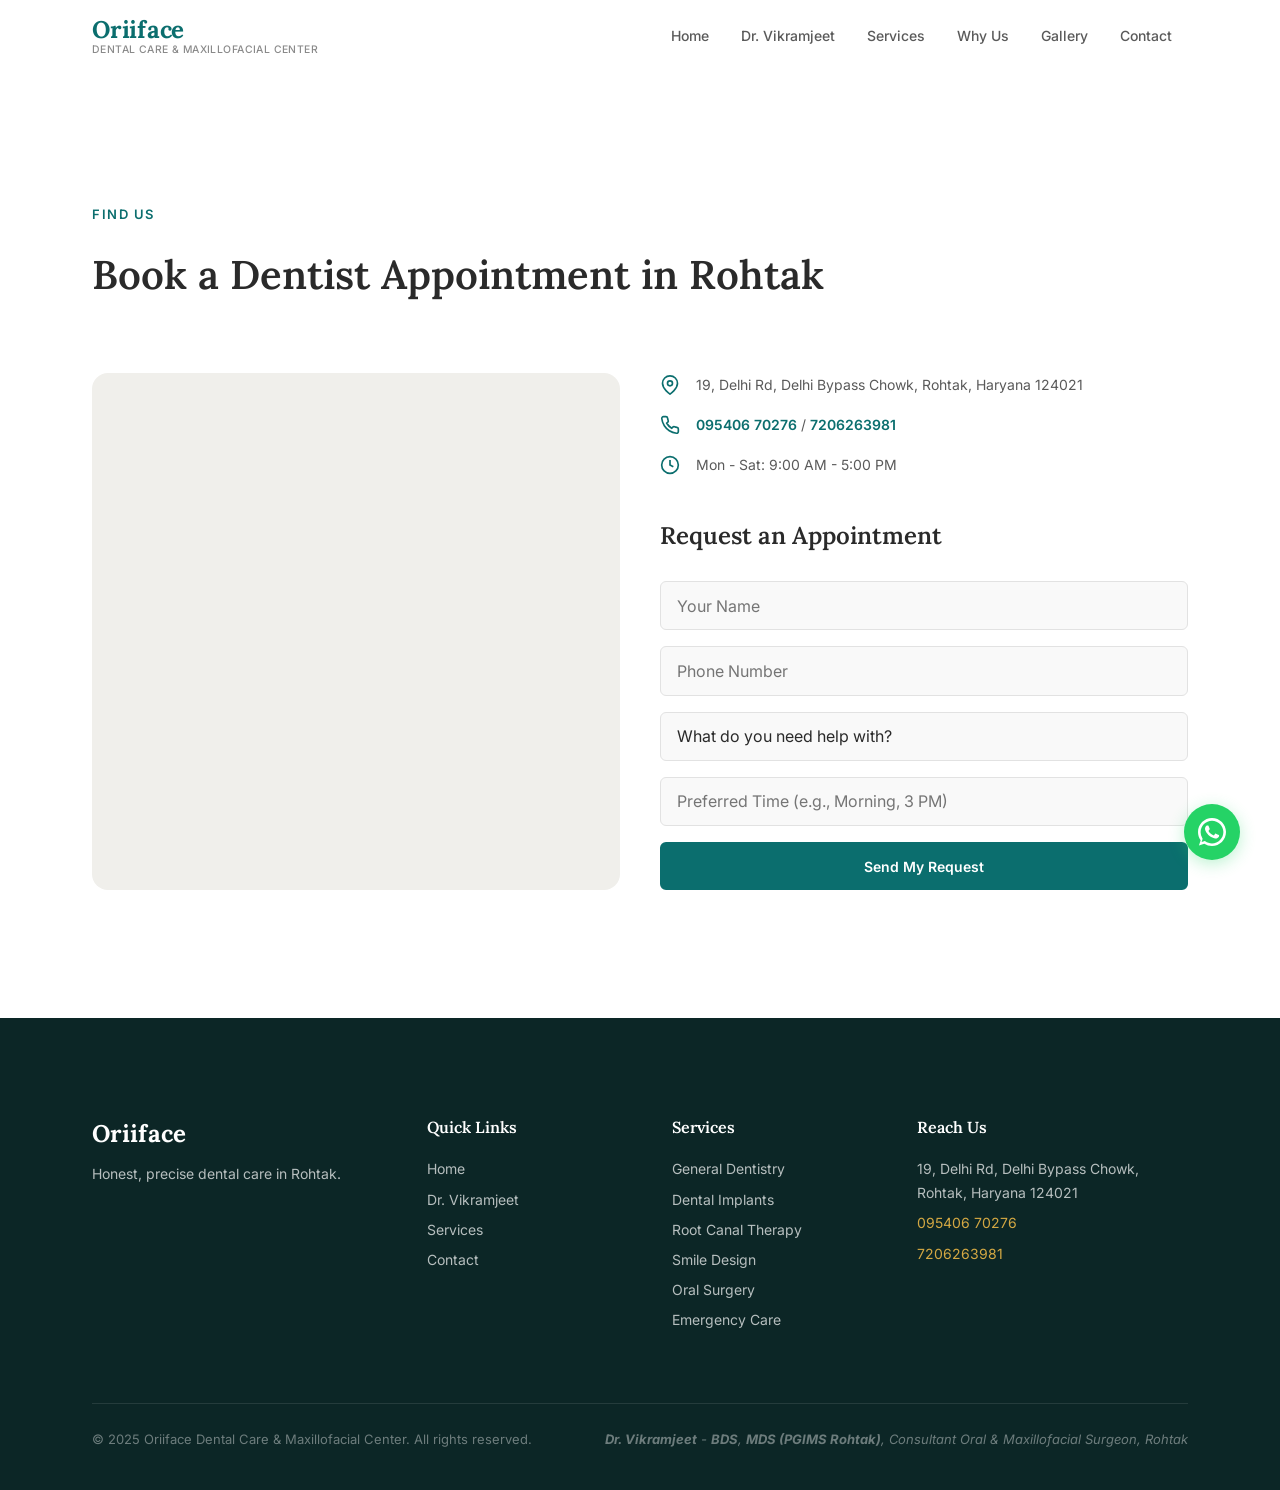
<file: contact.html>
<!DOCTYPE html>
<html lang="en">
<head>
  <meta charset="UTF-8">
  <meta name="viewport" content="width=device-width, initial-scale=1.0">
  <meta name="robots" content="index, follow">
  <meta name="googlebot" content="index, follow">
  <link rel="canonical" href="https://www.oriifacedental.com/contact.html">
  <title>Book Appointment - Dentist in Rohtak | Oriiface Dental Care</title>
  <meta name="description" content="Visit Oriiface Dental Care at 19 Delhi Rd, Delhi Bypass Chowk, Rohtak. Call 095406 70276. Mon-Sat 9AM-5PM. Book your appointment online.">

  <!-- Open Graph -->
  <meta property="og:type" content="website">
  <meta property="og:title" content="Book Appointment - Dentist in Rohtak | Oriiface Dental Care">
  <meta property="og:description" content="Visit Oriiface Dental Care at 19 Delhi Rd, Delhi Bypass Chowk, Rohtak. Call 095406 70276. Mon-Sat 9AM-5PM. Book your appointment online.">
  <meta property="og:url" content="https://www.oriifacedental.com/contact.html">
  <meta property="og:image" content="https://www.oriifacedental.com/images/og-cover.jpg">
  <meta property="og:locale" content="en_IN">
  <meta property="og:site_name" content="Oriiface Dental Care & Maxillofacial Center">

  <!-- Twitter Card -->
  <meta name="twitter:card" content="summary_large_image">
  <meta name="twitter:title" content="Book Appointment - Dentist in Rohtak | Oriiface Dental Care">
  <meta name="twitter:description" content="Visit Oriiface Dental Care at 19 Delhi Rd, Delhi Bypass Chowk, Rohtak. Call 095406 70276. Mon-Sat 9AM-5PM. Book your appointment online.">
  <meta name="twitter:image" content="https://www.oriifacedental.com/images/og-cover.jpg">

  <!-- Google Fonts -->
  <link rel="preconnect" href="https://fonts.googleapis.com">
  <link rel="preconnect" href="https://fonts.gstatic.com" crossorigin>
  <link rel="preload" as="style" href="https://fonts.googleapis.com/css2?family=Lora:ital,wght@0,400;0,500;0,600;0,700;1,400;1,500&family=Inter:wght@300;400;500;600;700&display=swap">
  <link rel="stylesheet" href="https://fonts.googleapis.com/css2?family=Lora:ital,wght@0,400;0,500;0,600;0,700;1,400;1,500&family=Inter:wght@300;400;500;600;700&display=swap">

  <link rel="stylesheet" href="style.css?v=3">
</head>
<body>


  <!-- Header / Navigation -->
  <header class="header" id="header">
    <div class="header__inner container">
      <a href="#" class="header__logo">
        <span class="logo__mark">Oriiface</span>
        <span class="logo__sub">Dental Care &amp; Maxillofacial Center</span>
      </a>
      <nav class="nav" id="nav">
        <ul class="nav__list">
          <li><a href="index.html" class="nav__link">Home</a></li>
          <li><a href="about.html" class="nav__link">Dr. Vikramjeet</a></li>
          <li><a href="services.html" class="nav__link">Services</a></li>
          <li><a href="index.html#why-us" class="nav__link">Why Us</a></li>
          <li><a href="gallery.html" class="nav__link">Gallery</a></li>
          <li><a href="contact.html" class="nav__link">Contact</a></li>
        </ul>
      </nav>
      <button class="hamburger" id="hamburger" aria-label="Open navigation menu" aria-expanded="false">
        <span class="hamburger__line"></span>
        <span class="hamburger__line"></span>
        <span class="hamburger__line"></span>
      </button>
    </div>
  </header>

  <!-- Mobile Navigation Overlay -->
  <div class="mobile-nav" id="mobile-nav">
    <div class="mobile-nav__content">
      <ul class="mobile-nav__list">
        <li><a href="index.html" class="mobile-nav__link">Home</a></li>
        <li><a href="about.html" class="mobile-nav__link">Dr. Vikramjeet</a></li>
        <li><a href="services.html" class="mobile-nav__link">Services</a></li>
        <li><a href="index.html#why-us" class="mobile-nav__link">Why Us</a></li>
        <li><a href="gallery.html" class="mobile-nav__link">Gallery</a></li>
        <li><a href="contact.html" class="mobile-nav__link">Contact</a></li>
      </ul>
      <a href="tel:+919540670276" class="mobile-nav__phone">095406 70276</a>
    </div>
  </div>

  
<!-- LOCATION & CONTACT -->
  <section class="contact" id="contact">
    <div class="container">
      <span class="section-tag">Find Us</span>
      <h1 class="contact__title">Book a Dentist Appointment in Rohtak</h1>
      <div class="contact__grid">
        <div class="contact__map">
          <iframe
            src="https://www.google.com/maps/embed?pb=!1m18!1m12!1m3!1d3490.785!2d76.6044!3d28.8955!2m3!1f0!2f0!3f0!3m2!1i1024!2i768!4f13.1!3m3!1m2!1s0x0%3A0x0!2zMjjCsDUzJzQzLjgiTiA3NsKwMzYnMjMuOCJF!5e0!3m2!1sen!2sin!4v1"
            width="100%"
            height="100%"
            style="border:0; border-radius: 12px;"
            allowfullscreen=""
            loading="lazy"
            referrerpolicy="no-referrer-when-downgrade"
            title="Oriiface Dental Care location map Rohtak">
          </iframe>
        </div>
        <div class="contact__info">
          <div class="contact__details">
            <div class="contact__detail">
              <svg width="20" height="20" viewBox="0 0 24 24" fill="none" stroke="currentColor" stroke-width="2"><path d="M21 10c0 7-9 13-9 13s-9-6-9-13a9 9 0 0118 0z"/><circle cx="12" cy="10" r="3"/></svg>
              <span>19, Delhi Rd, Delhi Bypass Chowk, Rohtak, Haryana 124021</span>
            </div>
            <div class="contact__detail">
              <svg width="20" height="20" viewBox="0 0 24 24" fill="none" stroke="currentColor" stroke-width="2"><path d="M22 16.92v3a2 2 0 01-2.18 2 19.79 19.79 0 01-8.63-3.07 19.5 19.5 0 01-6-6 19.79 19.79 0 01-3.07-8.67A2 2 0 014.11 2h3a2 2 0 012 1.72c.127.96.361 1.903.7 2.81a2 2 0 01-.45 2.11L8.09 9.91a16 16 0 006 6l1.27-1.27a2 2 0 012.11-.45c.907.339 1.85.573 2.81.7A2 2 0 0122 16.92z"/></svg>
              <span><a href="tel:+919540670276">095406 70276</a> / <a href="tel:+917206263981">7206263981</a></span>
            </div>
            <div class="contact__detail">
              <svg width="20" height="20" viewBox="0 0 24 24" fill="none" stroke="currentColor" stroke-width="2"><circle cx="12" cy="12" r="10"/><polyline points="12 6 12 12 16 14"/></svg>
              <span>Mon - Sat: 9:00 AM - 5:00 PM</span>
            </div>
          </div>

          <form class="contact__form" id="contact-form" novalidate>
            <h3 class="contact__form-title">Request an Appointment</h3>
            <div class="form-group">
              <input type="text" name="name" id="form-name" placeholder="Your Name" class="form-input">
              <div class="form-error" id="error-name"></div>
            </div>
            <div class="form-group">
              <input type="tel" name="phone" id="form-phone" placeholder="Phone Number" class="form-input">
              <div class="form-error" id="error-phone"></div>
            </div>
            <div class="form-group">
              <select name="service" id="form-service" class="form-input form-select">
                <option value="" disabled selected>What do you need help with?</option>
                <option value="general">General Checkup / Cleaning</option>
                <option value="implants">Dental Implants</option>
                <option value="rct">Root Canal</option>
                <option value="smile">Smile Design</option>
                <option value="orthodontics">Braces / Aligners</option>
                <option value="surgery">Oral Surgery / Extraction</option>
                <option value="cosmetic">Cosmetic Dentistry</option>
                <option value="emergency">Dental Emergency</option>
                <option value="pediatric">Child Dental Care</option>
                <option value="other">Something Else</option>
              </select>
              <div class="form-error" id="error-service"></div>
            </div>
            <div class="form-group">
              <input type="text" name="time" id="form-time" placeholder="Preferred Time (e.g., Morning, 3 PM)" class="form-input">
            </div>
            <button type="submit" id="form-submit-btn" class="btn btn--primary btn--full">Send My Request</button>
          </form>
        </div>
      </div>
    </div>
  </section>

  
<!-- FOOTER -->
  <footer class="footer" id="footer">
    <div class="container">
      <div class="footer__grid">
        <div class="footer__brand">
          <span class="footer__logo">Oriiface</span>
          <p class="footer__tagline">Honest, precise dental care in Rohtak.</p>
        </div>
        <div class="footer__links">
          <h4 class="footer__heading">Quick Links</h4>
          <ul>
            <li><a href="index.html">Home</a></li>
            <li><a href="about.html">Dr. Vikramjeet</a></li>
            <li><a href="services.html">Services</a></li>
            <li><a href="contact.html">Contact</a></li>
          </ul>
        </div>
        <div class="footer__services-list">
          <h4 class="footer__heading">Services</h4>
          <ul>
            <li>General Dentistry</li>
            <li>Dental Implants</li>
            <li>Root Canal Therapy</li>
            <li>Smile Design</li>
            <li>Oral Surgery</li>
            <li>Emergency Care</li>
          </ul>
        </div>
        <div class="footer__contact">
          <h4 class="footer__heading">Reach Us</h4>
          <p>19, Delhi Rd, Delhi Bypass Chowk, Rohtak, Haryana 124021</p>
          <p><a href="tel:+919540670276">095406 70276</a></p>
          <p><a href="tel:+917206263981">7206263981</a></p>
        </div>
      </div>
      <div class="footer__bottom">
        <p>&copy; 2025 Oriiface Dental Care & Maxillofacial Center. All rights reserved.</p>
        <p class="footer__disclaimer"><strong>Dr. Vikramjeet</strong> - <strong>BDS</strong>, <strong>MDS (PGIMS Rohtak)</strong>, Consultant Oral & Maxillofacial Surgeon, Rohtak</p>
      </div>
    </div>
  </footer>

  <!-- Mobile Sticky Bottom Bar -->
  <div class="mobile-bar" id="mobile-bar">
    <a href="tel:+919540670276" class="mobile-bar__btn mobile-bar__btn--call">
      <svg width="18" height="18" viewBox="0 0 24 24" fill="none" stroke="currentColor" stroke-width="2"><path d="M22 16.92v3a2 2 0 01-2.18 2 19.79 19.79 0 01-8.63-3.07 19.5 19.5 0 01-6-6 19.79 19.79 0 01-3.07-8.67A2 2 0 014.11 2h3a2 2 0 012 1.72c.127.96.361 1.903.7 2.81a2 2 0 01-.45 2.11L8.09 9.91a16 16 0 006 6l1.27-1.27a2 2 0 012.11-.45c.907.339 1.85.573 2.81.7A2 2 0 0122 16.92z"/></svg>
      Call
    </a>
    <a href="https://wa.me/919540670276" target="_blank" rel="noopener noreferrer" class="mobile-bar__btn mobile-bar__btn--whatsapp">
      <svg width="18" height="18" viewBox="0 0 24 24" fill="currentColor"><path d="M17.472 14.382c-.297-.149-1.758-.867-2.03-.967-.273-.099-.471-.148-.67.15-.197.297-.767.966-.94 1.164-.173.199-.347.223-.644.075-.297-.15-1.255-.463-2.39-1.475-.883-.788-1.48-1.761-1.653-2.059-.173-.297-.018-.458.13-.606.134-.133.298-.347.446-.52.149-.174.198-.298.298-.497.099-.198.05-.371-.025-.52-.075-.149-.669-1.612-.916-2.207-.242-.579-.487-.5-.669-.51-.173-.008-.371-.01-.57-.01-.198 0-.52.074-.792.372-.272.297-1.04 1.016-1.04 2.479 0 1.462 1.065 2.875 1.213 3.074.149.198 2.096 3.2 5.077 4.487.709.306 1.262.489 1.694.625.712.227 1.36.195 1.871.118.571-.085 1.758-.719 2.006-1.413.248-.694.248-1.289.173-1.413-.074-.124-.272-.198-.57-.347z"/><path d="M12 0C5.373 0 0 5.373 0 12c0 2.625.846 5.059 2.284 7.034L.79 23.492l4.6-1.47A11.94 11.94 0 0012 24c6.627 0 12-5.373 12-12S18.627 0 12 0zm0 21.75c-2.15 0-4.13-.685-5.75-1.846l-.413-.27-2.727.87.903-2.653-.297-.44A9.718 9.718 0 012.25 12c0-5.385 4.365-9.75 9.75-9.75S21.75 6.615 21.75 12s-4.365 9.75-9.75 9.75z"/></svg>
      WhatsApp
    </a>
    <a href="contact.html" class="mobile-bar__btn mobile-bar__btn--book">
      <svg width="18" height="18" viewBox="0 0 24 24" fill="none" stroke="currentColor" stroke-width="2"><rect x="3" y="4" width="18" height="18" rx="2"/><line x1="16" y1="2" x2="16" y2="6"/><line x1="8" y1="2" x2="8" y2="6"/><line x1="3" y1="10" x2="21" y2="10"/></svg>
      Book
    </a>
  </div>

  <!-- WhatsApp Floating Button (Desktop) -->
  <a href="https://wa.me/919540670276" target="_blank" rel="noopener noreferrer" class="whatsapp-float" id="whatsapp-float" aria-label="Chat on WhatsApp">
    <svg width="28" height="28" viewBox="0 0 24 24" fill="#fff"><path d="M17.472 14.382c-.297-.149-1.758-.867-2.03-.967-.273-.099-.471-.148-.67.15-.197.297-.767.966-.94 1.164-.173.199-.347.223-.644.075-.297-.15-1.255-.463-2.39-1.475-.883-.788-1.48-1.761-1.653-2.059-.173-.297-.018-.458.13-.606.134-.133.298-.347.446-.52.149-.174.198-.298.298-.497.099-.198.05-.371-.025-.52-.075-.149-.669-1.612-.916-2.207-.242-.579-.487-.5-.669-.51-.173-.008-.371-.01-.57-.01-.198 0-.52.074-.792.372-.272.297-1.04 1.016-1.04 2.479 0 1.462 1.065 2.875 1.213 3.074.149.198 2.096 3.2 5.077 4.487.709.306 1.262.489 1.694.625.712.227 1.36.195 1.871.118.571-.085 1.758-.719 2.006-1.413.248-.694.248-1.289.173-1.413-.074-.124-.272-.198-.57-.347z"/><path d="M12 0C5.373 0 0 5.373 0 12c0 2.625.846 5.059 2.284 7.034L.79 23.492l4.6-1.47A11.94 11.94 0 0012 24c6.627 0 12-5.373 12-12S18.627 0 12 0zm0 21.75c-2.15 0-4.13-.685-5.75-1.846l-.413-.27-2.727.87.903-2.653-.297-.44A9.718 9.718 0 012.25 12c0-5.385 4.365-9.75 9.75-9.75S21.75 6.615 21.75 12s-4.365 9.75-9.75 9.75z"/></svg>
  </a>

  <script src="main.js"></script>
  <script src="contact.js" defer></script>
</body>
</html>
</file>
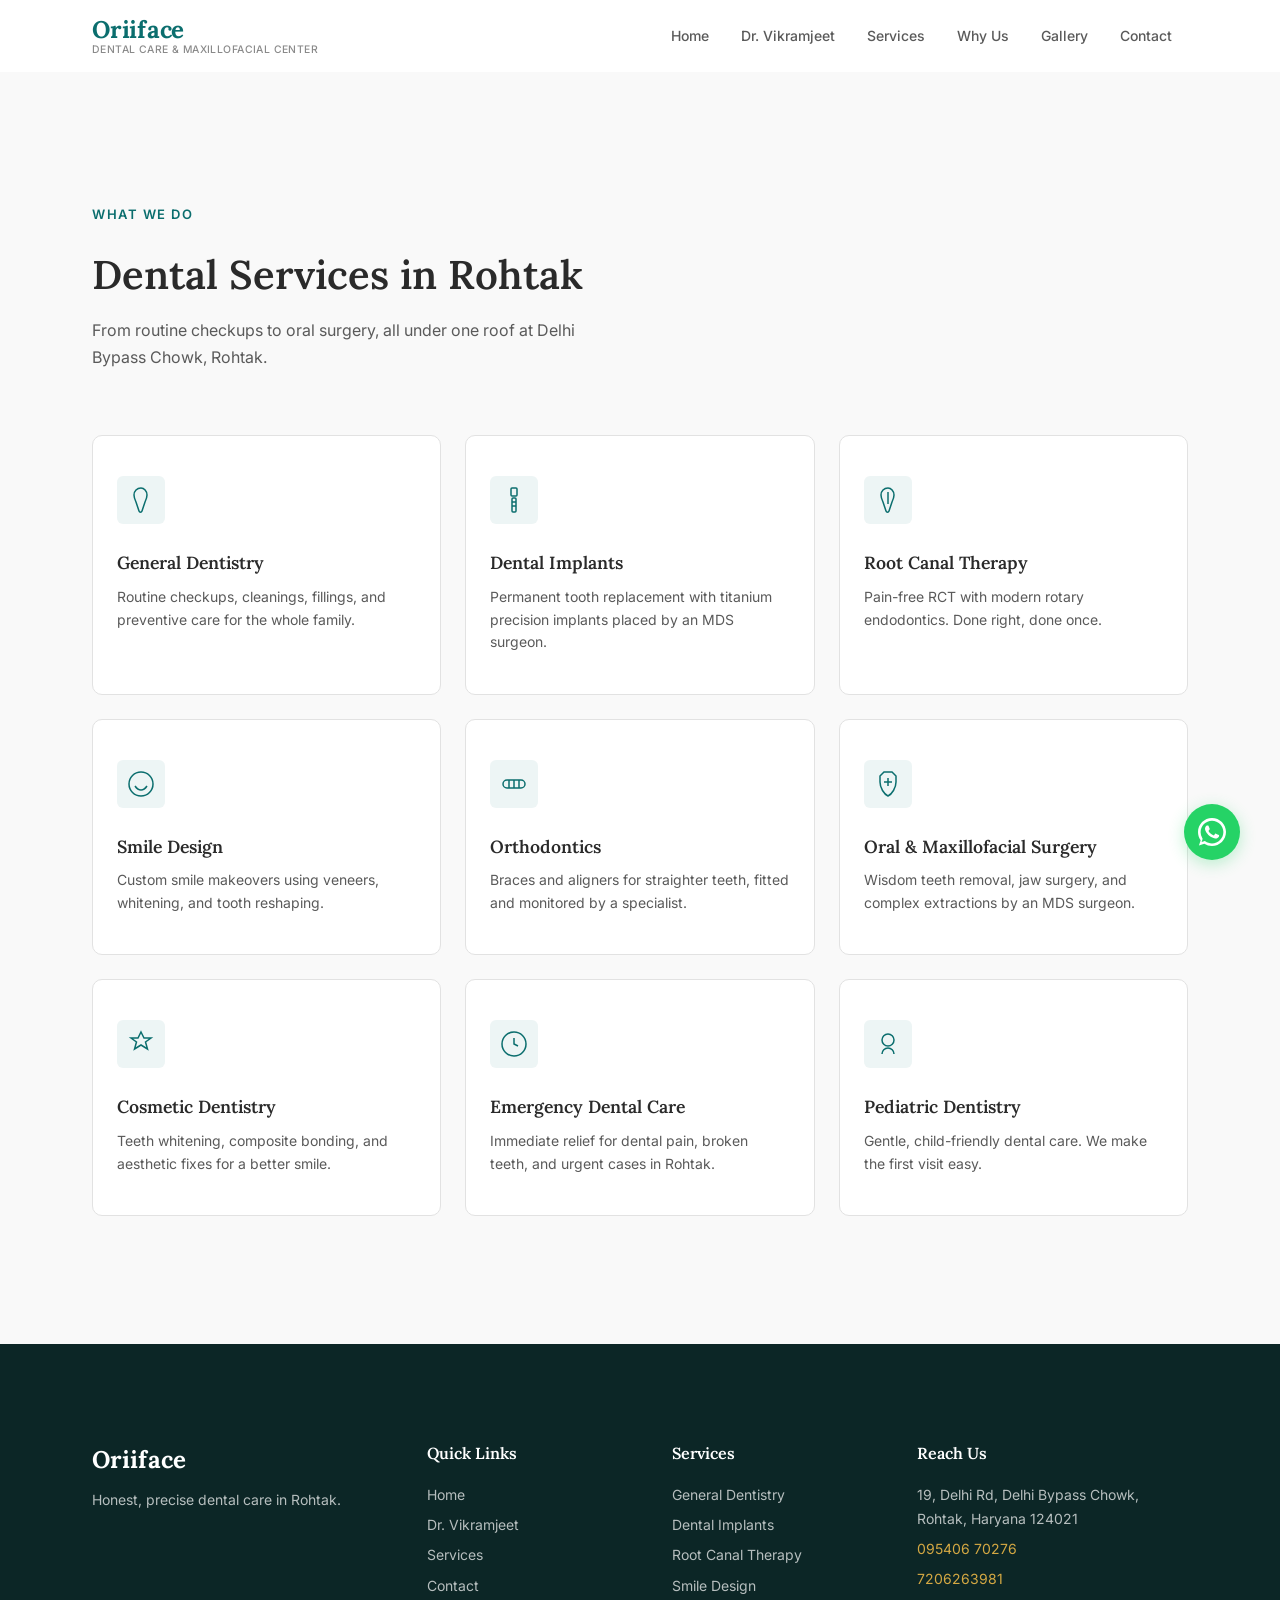
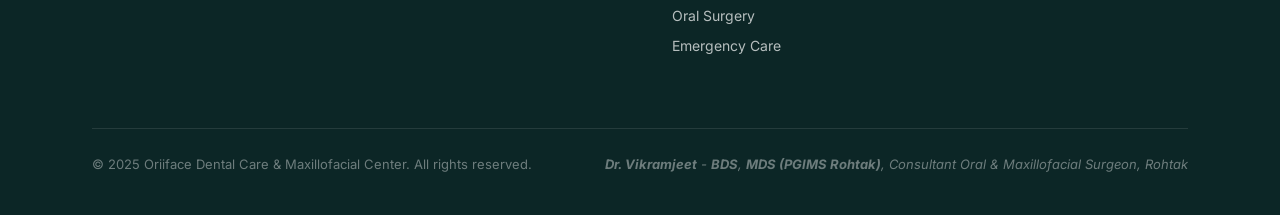
<file: services.html>
<!DOCTYPE html>
<html lang="en">
<head>
  <meta charset="UTF-8">
  <meta name="viewport" content="width=device-width, initial-scale=1.0">
  <meta name="robots" content="index, follow">
  <meta name="googlebot" content="index, follow">
  <link rel="canonical" href="https://www.oriifacedental.com/services.html">
  <title>Dental Services in Rohtak - Implants, RCT, Smile Design | Oriiface</title>
  <meta name="description" content="Complete dental services in Rohtak - implants, root canal, smile design, orthodontics, oral surgery & more. MDS (PGIMS Rohtak) specialist at Delhi Bypass Chowk, Rohtak. Book today.">

  <!-- Open Graph -->
  <meta property="og:type" content="website">
  <meta property="og:title" content="Dental Services in Rohtak - Implants, RCT, Smile Design | Oriiface">
  <meta property="og:description" content="Complete dental services in Rohtak - implants, root canal, smile design, orthodontics, oral surgery & more. MDS (PGIMS Rohtak) specialist at Delhi Bypass Chowk, Rohtak. Book today.">
  <meta property="og:url" content="https://www.oriifacedental.com/services.html">
  <meta property="og:image" content="https://www.oriifacedental.com/images/og-cover.jpg">
  <meta property="og:locale" content="en_IN">
  <meta property="og:site_name" content="Oriiface Dental Care & Maxillofacial Center">

  <!-- Twitter Card -->
  <meta name="twitter:card" content="summary_large_image">
  <meta name="twitter:title" content="Dental Services in Rohtak - Implants, RCT, Smile Design | Oriiface">
  <meta name="twitter:description" content="Complete dental services in Rohtak - implants, root canal, smile design, orthodontics, oral surgery & more. MDS (PGIMS Rohtak) specialist at Delhi Bypass Chowk, Rohtak. Book today.">
  <meta name="twitter:image" content="https://www.oriifacedental.com/images/og-cover.jpg">

  <!-- Google Fonts -->
  <link rel="preconnect" href="https://fonts.googleapis.com">
  <link rel="preconnect" href="https://fonts.gstatic.com" crossorigin>
  <link rel="preload" as="style" href="https://fonts.googleapis.com/css2?family=Lora:ital,wght@0,400;0,500;0,600;0,700;1,400;1,500&family=Inter:wght@300;400;500;600;700&display=swap">
  <link rel="stylesheet" href="https://fonts.googleapis.com/css2?family=Lora:ital,wght@0,400;0,500;0,600;0,700;1,400;1,500&family=Inter:wght@300;400;500;600;700&display=swap">

  <link rel="stylesheet" href="style.css?v=3">
</head>
<body>


  <!-- Header / Navigation -->
  <header class="header" id="header">
    <div class="header__inner container">
      <a href="#" class="header__logo">
        <span class="logo__mark">Oriiface</span>
        <span class="logo__sub">Dental Care &amp; Maxillofacial Center</span>
      </a>
      <nav class="nav" id="nav">
        <ul class="nav__list">
          <li><a href="index.html" class="nav__link">Home</a></li>
          <li><a href="about.html" class="nav__link">Dr. Vikramjeet</a></li>
          <li><a href="services.html" class="nav__link">Services</a></li>
          <li><a href="index.html#why-us" class="nav__link">Why Us</a></li>
          <li><a href="gallery.html" class="nav__link">Gallery</a></li>
          <li><a href="contact.html" class="nav__link">Contact</a></li>
        </ul>
      </nav>
      <button class="hamburger" id="hamburger" aria-label="Open navigation menu" aria-expanded="false">
        <span class="hamburger__line"></span>
        <span class="hamburger__line"></span>
        <span class="hamburger__line"></span>
      </button>
    </div>
  </header>

  <!-- Mobile Navigation Overlay -->
  <div class="mobile-nav" id="mobile-nav">
    <div class="mobile-nav__content">
      <ul class="mobile-nav__list">
        <li><a href="index.html" class="mobile-nav__link">Home</a></li>
        <li><a href="about.html" class="mobile-nav__link">Dr. Vikramjeet</a></li>
        <li><a href="services.html" class="mobile-nav__link">Services</a></li>
        <li><a href="index.html#why-us" class="mobile-nav__link">Why Us</a></li>
        <li><a href="gallery.html" class="mobile-nav__link">Gallery</a></li>
        <li><a href="contact.html" class="mobile-nav__link">Contact</a></li>
      </ul>
      <a href="tel:+919540670276" class="mobile-nav__phone">095406 70276</a>
    </div>
  </div>

  
<!-- SERVICES SECTION -->
  <section class="services" id="services">
    <div class="container">
      <span class="section-tag">What We Do</span>
      <h1 class="services__title">Dental Services in Rohtak</h1>
      <p class="services__subtitle">From routine checkups to oral surgery, all under one roof at Delhi Bypass Chowk, Rohtak.</p>
      <div class="services__grid">

        <a href="services/general-dentistry.html" class="service-card" id="service-general">
          <div class="service-card__icon">
            <svg width="32" height="32" viewBox="0 0 32 32" fill="none" stroke="currentColor" stroke-width="1.5"><path d="M16 4C12 4 9 7 9 11c0 3 1 5 2 7l3 9c.5 1.5 2.5 1.5 3 0l3-9c1-2 2-4 2-7 0-4-3-7-6-7z"/></svg>
          </div>
          <h3 class="service-card__name">General Dentistry</h3>
          <p class="service-card__desc">Routine checkups, cleanings, fillings, and preventive care for the whole family.</p>
        </a>

        <a href="services/dental-implants.html" class="service-card" id="service-implants">
          <div class="service-card__icon">
            <svg width="32" height="32" viewBox="0 0 32 32" fill="none" stroke="currentColor" stroke-width="1.5"><rect x="13" y="4" width="6" height="8" rx="1"/><rect x="14" y="14" width="4" height="14" rx="1"/><line x1="14" y1="18" x2="18" y2="18"/><line x1="14" y1="22" x2="18" y2="22"/></svg>
          </div>
          <h3 class="service-card__name">Dental Implants</h3>
          <p class="service-card__desc">Permanent tooth replacement with titanium precision implants placed by an MDS surgeon.</p>
        </a>

        <a href="services/root-canal-therapy.html" class="service-card" id="service-rct">
          <div class="service-card__icon">
            <svg width="32" height="32" viewBox="0 0 32 32" fill="none" stroke="currentColor" stroke-width="1.5"><path d="M16 4c-4 0-7 3-7 7 0 3 1 5 2 7l3 9c.5 1.5 2.5 1.5 3 0l3-9c1-2 2-4 2-7 0-4-3-7-6-7z"/><line x1="16" y1="8" x2="16" y2="20"/></svg>
          </div>
          <h3 class="service-card__name">Root Canal Therapy</h3>
          <p class="service-card__desc">Pain-free RCT with modern rotary endodontics. Done right, done once.</p>
        </a>

        <a href="services/smile-design.html" class="service-card" id="service-smile">
          <div class="service-card__icon">
            <svg width="32" height="32" viewBox="0 0 32 32" fill="none" stroke="currentColor" stroke-width="1.5"><circle cx="16" cy="16" r="12"/><path d="M10 18c2 3 4 4 6 4s4-1 6-4"/></svg>
          </div>
          <h3 class="service-card__name">Smile Design</h3>
          <p class="service-card__desc">Custom smile makeovers using veneers, whitening, and tooth reshaping.</p>
        </a>

        <a href="services/orthodontics.html" class="service-card" id="service-ortho">
          <div class="service-card__icon">
            <svg width="32" height="32" viewBox="0 0 32 32" fill="none" stroke="currentColor" stroke-width="1.5"><rect x="5" y="12" width="22" height="8" rx="4"/><line x1="11" y1="12" x2="11" y2="20"/><line x1="16" y1="12" x2="16" y2="20"/><line x1="21" y1="12" x2="21" y2="20"/></svg>
          </div>
          <h3 class="service-card__name">Orthodontics</h3>
          <p class="service-card__desc">Braces and aligners for straighter teeth, fitted and monitored by a specialist.</p>
        </a>

        <a href="services/oral-maxillofacial-surgery.html" class="service-card" id="service-maxillofacial">
          <div class="service-card__icon">
            <svg width="32" height="32" viewBox="0 0 32 32" fill="none" stroke="currentColor" stroke-width="1.5"><path d="M8 8l4-4h8l4 4v6c0 6-4 12-8 14-4-2-8-8-8-14z"/><path d="M12 14h8M16 10v8"/></svg>
          </div>
          <h3 class="service-card__name">Oral &amp; Maxillofacial Surgery</h3>
          <p class="service-card__desc">Wisdom teeth removal, jaw surgery, and complex extractions by an MDS surgeon.</p>
        </a>

        <a href="services/cosmetic-dentistry.html" class="service-card" id="service-cosmetic">
          <div class="service-card__icon">
            <svg width="32" height="32" viewBox="0 0 32 32" fill="none" stroke="currentColor" stroke-width="1.5"><path d="M16 4l3 6h7l-5.5 4 2 7L16 17l-6.5 4 2-7L6 10h7z"/></svg>
          </div>
          <h3 class="service-card__name">Cosmetic Dentistry</h3>
          <p class="service-card__desc">Teeth whitening, composite bonding, and aesthetic fixes for a better smile.</p>
        </a>

        <a href="services/emergency-dental-care.html" class="service-card" id="service-emergency">
          <div class="service-card__icon">
            <svg width="32" height="32" viewBox="0 0 32 32" fill="none" stroke="currentColor" stroke-width="1.5"><circle cx="16" cy="16" r="12"/><path d="M16 10v6l4 2"/></svg>
          </div>
          <h3 class="service-card__name">Emergency Dental Care</h3>
          <p class="service-card__desc">Immediate relief for dental pain, broken teeth, and urgent cases in Rohtak.</p>
        </a>

        <a href="services/pediatric-dentistry.html" class="service-card" id="service-pediatric">
          <div class="service-card__icon">
            <svg width="32" height="32" viewBox="0 0 32 32" fill="none" stroke="currentColor" stroke-width="1.5"><circle cx="16" cy="12" r="6"/><path d="M10 26c0-3.3 2.7-6 6-6s6 2.7 6 6"/></svg>
          </div>
          <h3 class="service-card__name">Pediatric Dentistry</h3>
          <p class="service-card__desc">Gentle, child-friendly dental care. We make the first visit easy.</p>
        </a>

      </div>
    </div>
  </section>

  
<!-- FOOTER -->
  <footer class="footer" id="footer">
    <div class="container">
      <div class="footer__grid">
        <div class="footer__brand">
          <span class="footer__logo">Oriiface</span>
          <p class="footer__tagline">Honest, precise dental care in Rohtak.</p>
        </div>
        <div class="footer__links">
          <h4 class="footer__heading">Quick Links</h4>
          <ul>
            <li><a href="index.html">Home</a></li>
            <li><a href="about.html">Dr. Vikramjeet</a></li>
            <li><a href="services.html">Services</a></li>
            <li><a href="contact.html">Contact</a></li>
          </ul>
        </div>
        <div class="footer__services-list">
          <h4 class="footer__heading">Services</h4>
          <ul>
            <li>General Dentistry</li>
            <li>Dental Implants</li>
            <li>Root Canal Therapy</li>
            <li>Smile Design</li>
            <li>Oral Surgery</li>
            <li>Emergency Care</li>
          </ul>
        </div>
        <div class="footer__contact">
          <h4 class="footer__heading">Reach Us</h4>
          <p>19, Delhi Rd, Delhi Bypass Chowk, Rohtak, Haryana 124021</p>
          <p><a href="tel:+919540670276">095406 70276</a></p>
          <p><a href="tel:+917206263981">7206263981</a></p>
        </div>
      </div>
      <div class="footer__bottom">
        <p>&copy; 2025 Oriiface Dental Care & Maxillofacial Center. All rights reserved.</p>
        <p class="footer__disclaimer"><strong>Dr. Vikramjeet</strong> - <strong>BDS</strong>, <strong>MDS (PGIMS Rohtak)</strong>, Consultant Oral & Maxillofacial Surgeon, Rohtak</p>
      </div>
    </div>
  </footer>

  <!-- Mobile Sticky Bottom Bar -->
  <div class="mobile-bar" id="mobile-bar">
    <a href="tel:+919540670276" class="mobile-bar__btn mobile-bar__btn--call">
      <svg width="18" height="18" viewBox="0 0 24 24" fill="none" stroke="currentColor" stroke-width="2"><path d="M22 16.92v3a2 2 0 01-2.18 2 19.79 19.79 0 01-8.63-3.07 19.5 19.5 0 01-6-6 19.79 19.79 0 01-3.07-8.67A2 2 0 014.11 2h3a2 2 0 012 1.72c.127.96.361 1.903.7 2.81a2 2 0 01-.45 2.11L8.09 9.91a16 16 0 006 6l1.27-1.27a2 2 0 012.11-.45c.907.339 1.85.573 2.81.7A2 2 0 0122 16.92z"/></svg>
      Call
    </a>
    <a href="https://wa.me/919540670276" target="_blank" rel="noopener noreferrer" class="mobile-bar__btn mobile-bar__btn--whatsapp">
      <svg width="18" height="18" viewBox="0 0 24 24" fill="currentColor"><path d="M17.472 14.382c-.297-.149-1.758-.867-2.03-.967-.273-.099-.471-.148-.67.15-.197.297-.767.966-.94 1.164-.173.199-.347.223-.644.075-.297-.15-1.255-.463-2.39-1.475-.883-.788-1.48-1.761-1.653-2.059-.173-.297-.018-.458.13-.606.134-.133.298-.347.446-.52.149-.174.198-.298.298-.497.099-.198.05-.371-.025-.52-.075-.149-.669-1.612-.916-2.207-.242-.579-.487-.5-.669-.51-.173-.008-.371-.01-.57-.01-.198 0-.52.074-.792.372-.272.297-1.04 1.016-1.04 2.479 0 1.462 1.065 2.875 1.213 3.074.149.198 2.096 3.2 5.077 4.487.709.306 1.262.489 1.694.625.712.227 1.36.195 1.871.118.571-.085 1.758-.719 2.006-1.413.248-.694.248-1.289.173-1.413-.074-.124-.272-.198-.57-.347z"/><path d="M12 0C5.373 0 0 5.373 0 12c0 2.625.846 5.059 2.284 7.034L.79 23.492l4.6-1.47A11.94 11.94 0 0012 24c6.627 0 12-5.373 12-12S18.627 0 12 0zm0 21.75c-2.15 0-4.13-.685-5.75-1.846l-.413-.27-2.727.87.903-2.653-.297-.44A9.718 9.718 0 012.25 12c0-5.385 4.365-9.75 9.75-9.75S21.75 6.615 21.75 12s-4.365 9.75-9.75 9.75z"/></svg>
      WhatsApp
    </a>
    <a href="contact.html" class="mobile-bar__btn mobile-bar__btn--book">
      <svg width="18" height="18" viewBox="0 0 24 24" fill="none" stroke="currentColor" stroke-width="2"><rect x="3" y="4" width="18" height="18" rx="2"/><line x1="16" y1="2" x2="16" y2="6"/><line x1="8" y1="2" x2="8" y2="6"/><line x1="3" y1="10" x2="21" y2="10"/></svg>
      Book
    </a>
  </div>

  <!-- WhatsApp Floating Button (Desktop) -->
  <a href="https://wa.me/919540670276" target="_blank" rel="noopener noreferrer" class="whatsapp-float" id="whatsapp-float" aria-label="Chat on WhatsApp">
    <svg width="28" height="28" viewBox="0 0 24 24" fill="#fff"><path d="M17.472 14.382c-.297-.149-1.758-.867-2.03-.967-.273-.099-.471-.148-.67.15-.197.297-.767.966-.94 1.164-.173.199-.347.223-.644.075-.297-.15-1.255-.463-2.39-1.475-.883-.788-1.48-1.761-1.653-2.059-.173-.297-.018-.458.13-.606.134-.133.298-.347.446-.52.149-.174.198-.298.298-.497.099-.198.05-.371-.025-.52-.075-.149-.669-1.612-.916-2.207-.242-.579-.487-.5-.669-.51-.173-.008-.371-.01-.57-.01-.198 0-.52.074-.792.372-.272.297-1.04 1.016-1.04 2.479 0 1.462 1.065 2.875 1.213 3.074.149.198 2.096 3.2 5.077 4.487.709.306 1.262.489 1.694.625.712.227 1.36.195 1.871.118.571-.085 1.758-.719 2.006-1.413.248-.694.248-1.289.173-1.413-.074-.124-.272-.198-.57-.347z"/><path d="M12 0C5.373 0 0 5.373 0 12c0 2.625.846 5.059 2.284 7.034L.79 23.492l4.6-1.47A11.94 11.94 0 0012 24c6.627 0 12-5.373 12-12S18.627 0 12 0zm0 21.75c-2.15 0-4.13-.685-5.75-1.846l-.413-.27-2.727.87.903-2.653-.297-.44A9.718 9.718 0 012.25 12c0-5.385 4.365-9.75 9.75-9.75S21.75 6.615 21.75 12s-4.365 9.75-9.75 9.75z"/></svg>
  </a>

  <script src="main.js"></script>
</body>
</html>
</file>
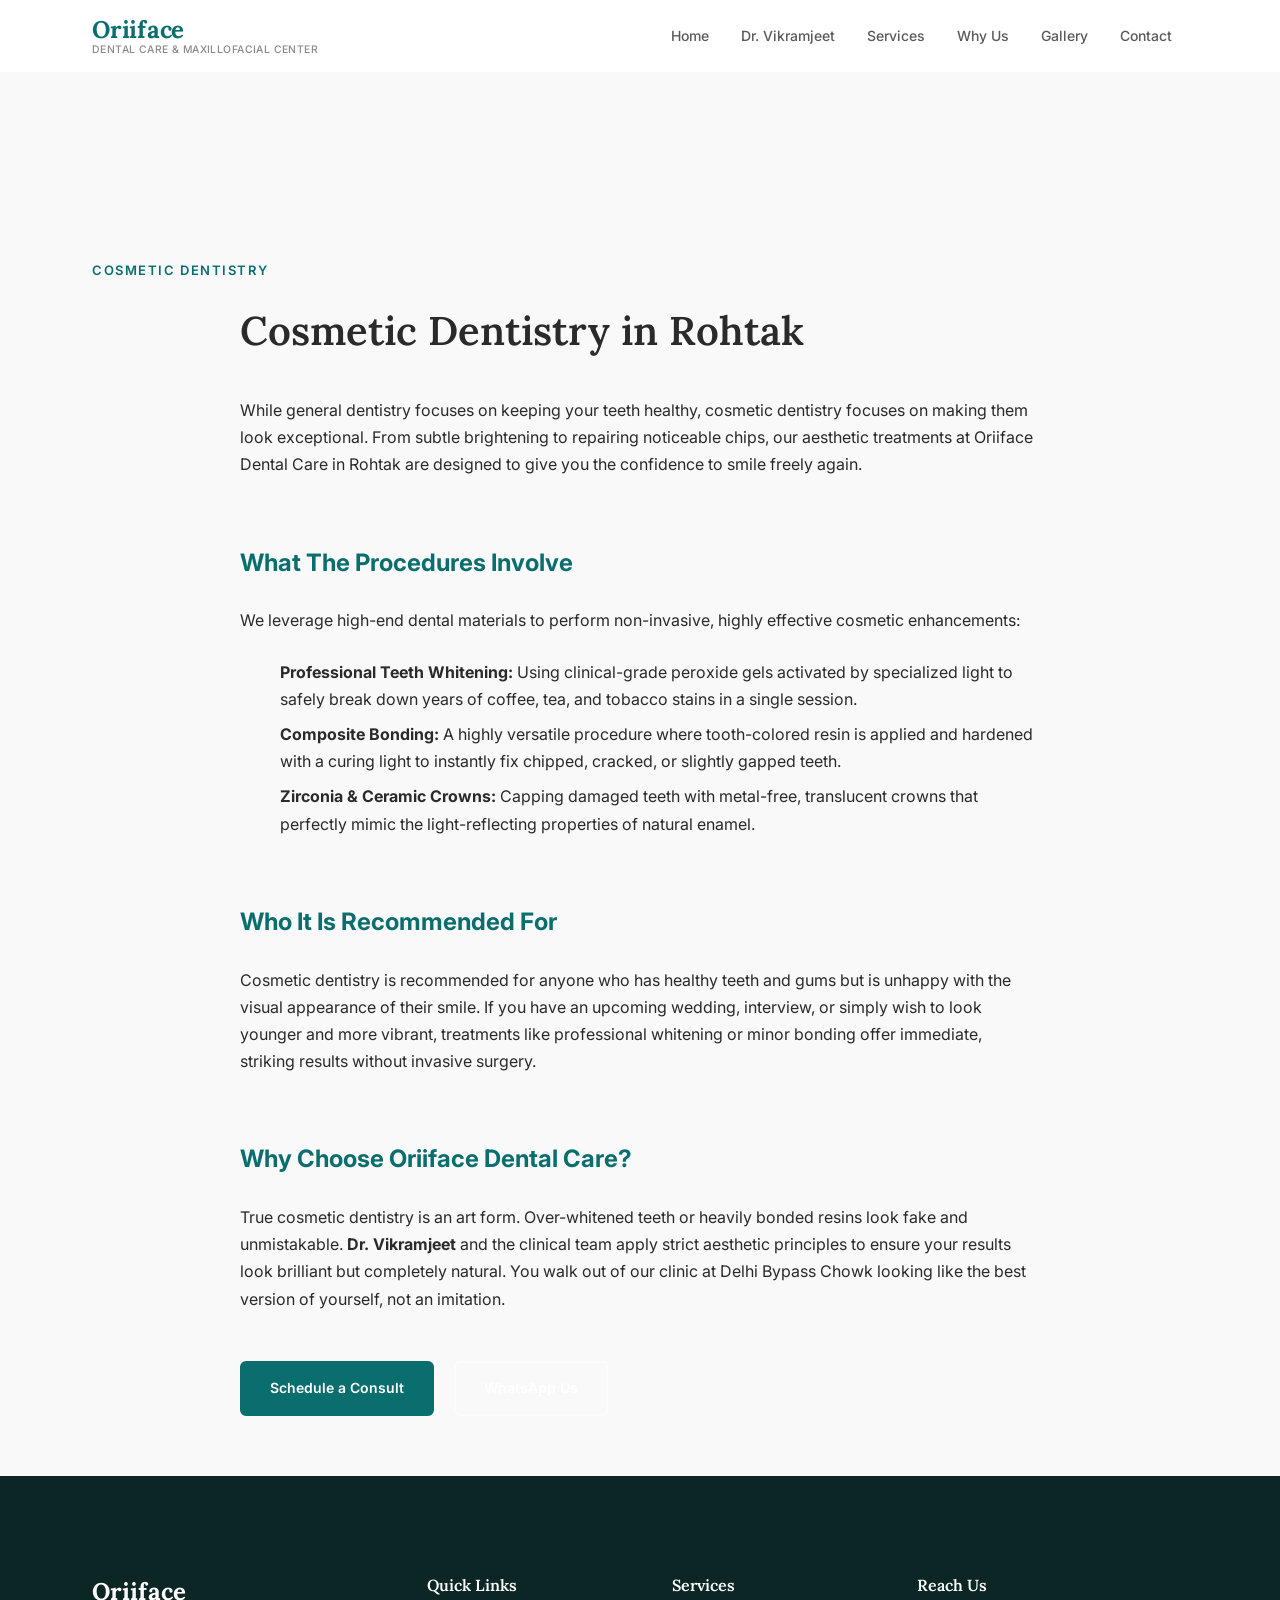
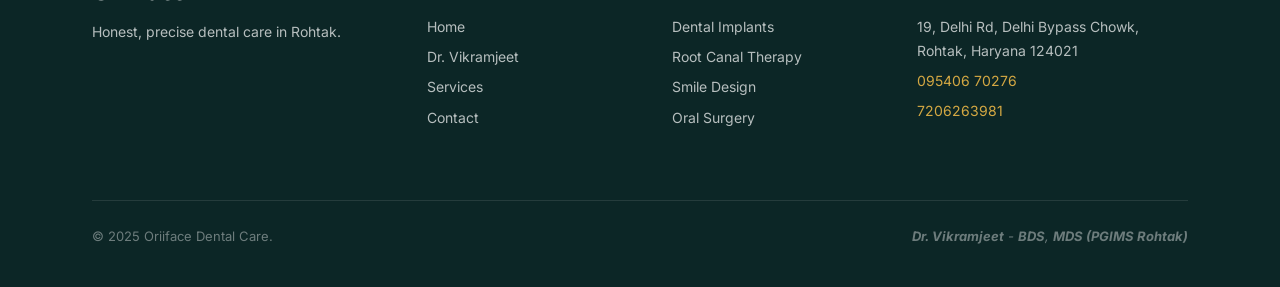
<file: services/cosmetic-dentistry.html>
<!DOCTYPE html>
<html lang="en">
<head>
  <meta charset="UTF-8">
  <meta name="viewport" content="width=device-width, initial-scale=1.0">
  <meta name="robots" content="index, follow">
  <meta name="googlebot" content="index, follow">
  <link rel="canonical" href="https://www.oriifacedental.com/services/cosmetic-dentistry.html">
  <title>Cosmetic Dentistry in Rohtak - Teeth Whitening & Bonding</title>
  <meta name="description" content="Enhance your smile with cosmetic dentistry in Rohtak. Composite bonding, professional teeth whitening, and aesthetic restoration at Oriiface Dental Care.">

  <meta property="og:type" content="website">
  <meta property="og:title" content="Cosmetic Dentistry in Rohtak | Oriiface">
  <meta property="og:description" content="Enhance your smile with cosmetic dentistry in Rohtak. Composite bonding, professional teeth whitening, and aesthetic restoration at Oriiface Dental Care.">
  <meta property="og:url" content="https://www.oriifacedental.com/services/cosmetic-dentistry.html">

  <link rel="stylesheet" href="https://fonts.googleapis.com/css2?family=Lora:ital,wght@0,400;0,500;0,600;0,700;1,400&family=Inter:wght@300;400;500;600;700&display=swap">
  <link rel="stylesheet" href="../style.css?v=3">
  <style>
    .inner-service-content { padding-top: var(--space-xl); }
    .inner-service-content h2 { margin-top: var(--space-xl); margin-bottom: var(--space-md); font-size: 1.5rem; color: var(--color-primary); }
    .inner-service-content p { margin-bottom: var(--space-md); color: var(--color-text); line-height: 1.7; }
    .inner-service-content ul { margin-bottom: var(--space-xl); padding-left: var(--space-lg); }
    .inner-service-content li { margin-bottom: var(--space-xs); color: var(--color-text); }
  </style>
</head>
<body>

  <!-- Header -->
  <header class="header" id="header">
    <div class="header__inner container">
      <a href="../index.html" class="header__logo"><span class="logo__mark">Oriiface</span><span class="logo__sub">Dental Care &amp; Maxillofacial Center</span></a>
      <nav class="nav" id="nav">
        <ul class="nav__list">
           <li><a href="../index.html" class="nav__link">Home</a></li>
          <li><a href="../about.html" class="nav__link">Dr. Vikramjeet</a></li>
          <li><a href="../services.html" class="nav__link">Services</a></li>
          <li><a href="../index.html#why-us" class="nav__link">Why Us</a></li>
          <li><a href="../gallery.html" class="nav__link">Gallery</a></li>
          <li><a href="../contact.html" class="nav__link">Contact</a></li>
        </ul>
      </nav>
      <button class="hamburger" id="hamburger"><span class="hamburger__line"></span><span class="hamburger__line"></span><span class="hamburger__line"></span></button>
    </div>
  </header>

  <div class="mobile-nav" id="mobile-nav">
    <div class="mobile-nav__content">
      <ul class="mobile-nav__list">
        <li><a href="../index.html" class="mobile-nav__link">Home</a></li>
        <li><a href="../about.html" class="mobile-nav__link">Dr. Vikramjeet</a></li>
        <li><a href="../services.html" class="mobile-nav__link">Services</a></li>
        <li><a href="../index.html#why-us" class="mobile-nav__link">Why Us</a></li>
        <li><a href="../gallery.html" class="mobile-nav__link">Gallery</a></li>
        <li><a href="../contact.html" class="mobile-nav__link">Contact</a></li>
      </ul>
    </div>
  </div>

  <section class="services" style="padding-top: 120px; padding-bottom: 60px;">
    <div class="container inner-service-content">
      <span class="section-tag">Cosmetic Dentistry</span>
      <h1 class="services__title" style="text-align: left; max-width: 800px; margin: 0 auto 2rem auto;">Cosmetic Dentistry in Rohtak</h1>
      <div style="max-width: 800px; margin: 0 auto;">
        <p>While general dentistry focuses on keeping your teeth healthy, cosmetic dentistry focuses on making them look exceptional. From subtle brightening to repairing noticeable chips, our aesthetic treatments at Oriiface Dental Care in Rohtak are designed to give you the confidence to smile freely again.</p>

        <h2>What The Procedures Involve</h2>
        <p>We leverage high-end dental materials to perform non-invasive, highly effective cosmetic enhancements:</p>
        <ul>
          <li><strong>Professional Teeth Whitening:</strong> Using clinical-grade peroxide gels activated by specialized light to safely break down years of coffee, tea, and tobacco stains in a single session.</li>
          <li><strong>Composite Bonding:</strong> A highly versatile procedure where tooth-colored resin is applied and hardened with a curing light to instantly fix chipped, cracked, or slightly gapped teeth.</li>
          <li><strong>Zirconia & Ceramic Crowns:</strong> Capping damaged teeth with metal-free, translucent crowns that perfectly mimic the light-reflecting properties of natural enamel.</li>
        </ul>

        <h2>Who It Is Recommended For</h2>
        <p>Cosmetic dentistry is recommended for anyone who has healthy teeth and gums but is unhappy with the visual appearance of their smile. If you have an upcoming wedding, interview, or simply wish to look younger and more vibrant, treatments like professional whitening or minor bonding offer immediate, striking results without invasive surgery.</p>

        <h2>Why Choose Oriiface Dental Care?</h2>
        <p>True cosmetic dentistry is an art form. Over-whitened teeth or heavily bonded resins look fake and unmistakable. <strong>Dr. Vikramjeet</strong> and the clinical team apply strict aesthetic principles to ensure your results look brilliant but completely natural. You walk out of our clinic at Delhi Bypass Chowk looking like the best version of yourself, not an imitation.</p>

        <div style="margin-top: 3rem;">
          <a href="tel:+919540670276" class="btn btn--primary">Schedule a Consult</a>
          <a href="https://wa.me/919540670276" target="_blank" class="btn btn--outline" style="margin-left: 1rem;">WhatsApp Us</a>
        </div>
      </div>
    </div>
  </section>

  <!-- FOOTER -->
  <footer class="footer" id="footer">
    <div class="container">
      <div class="footer__grid">
        <div class="footer__brand"><span class="footer__logo">Oriiface</span><p class="footer__tagline">Honest, precise dental care in Rohtak.</p></div>
        <div class="footer__links"><h4 class="footer__heading">Quick Links</h4><ul><li><a href="../index.html">Home</a></li><li><a href="../about.html">Dr. Vikramjeet</a></li><li><a href="../services.html">Services</a></li><li><a href="../contact.html">Contact</a></li></ul></div>
        <div class="footer__services-list"><h4 class="footer__heading">Services</h4><ul><li>Dental Implants</li><li>Root Canal Therapy</li><li>Smile Design</li><li>Oral Surgery</li></ul></div>
        <div class="footer__contact"><h4 class="footer__heading">Reach Us</h4><p>19, Delhi Rd, Delhi Bypass Chowk, Rohtak, Haryana 124021</p><p><a href="tel:+919540670276">095406 70276</a></p><p><a href="tel:+917206263981">7206263981</a></p></div>
      </div>
      <div class="footer__bottom"><p>&copy; 2025 Oriiface Dental Care.</p><p class="footer__disclaimer"><strong>Dr. Vikramjeet</strong> - <strong>BDS</strong>, <strong>MDS (PGIMS Rohtak)</strong></p></div>
    </div>
  </footer>

  <script src="../main.js"></script>
</body>
</html>
</file>
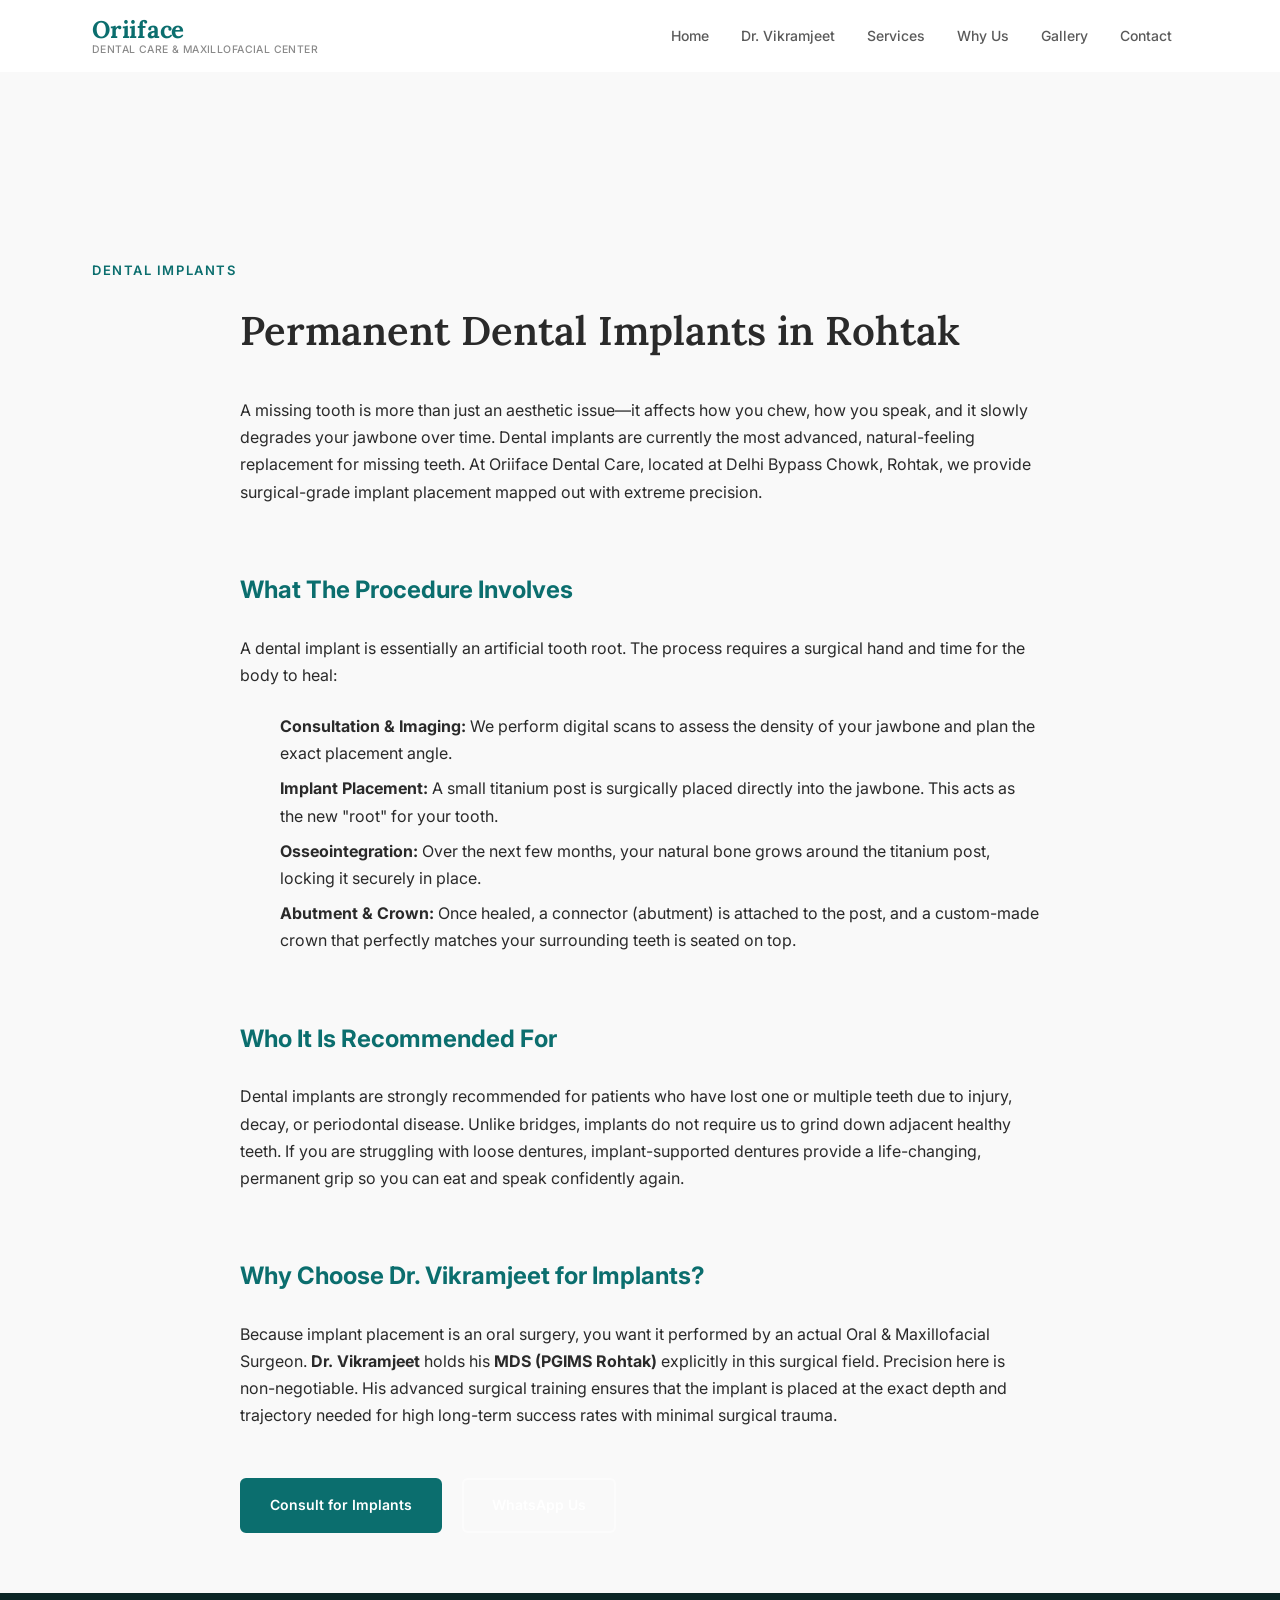
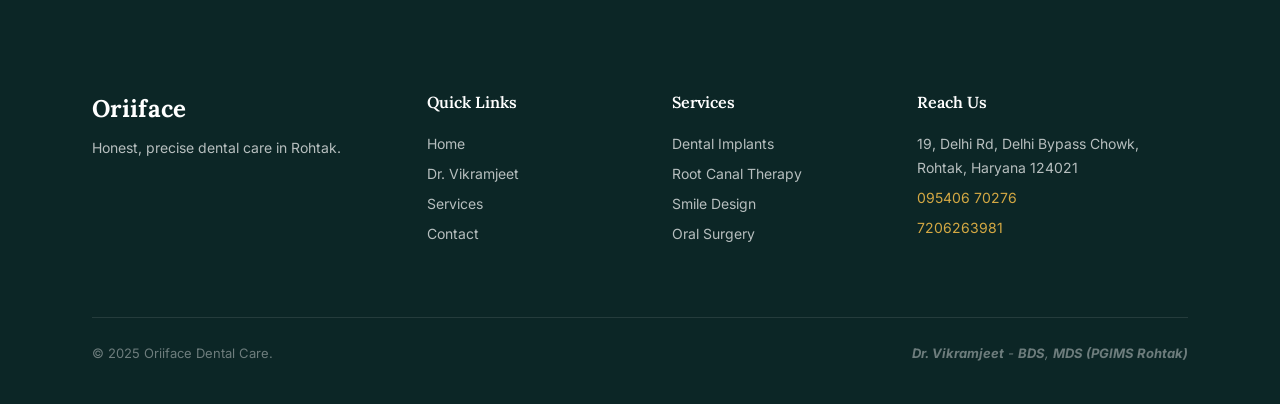
<file: services/dental-implants.html>
<!DOCTYPE html>
<html lang="en">
<head>
  <meta charset="UTF-8">
  <meta name="viewport" content="width=device-width, initial-scale=1.0">
  <meta name="robots" content="index, follow">
  <meta name="googlebot" content="index, follow">
  <link rel="canonical" href="https://www.oriifacedental.com/services/dental-implants.html">
  <title>Dental Implants in Rohtak - Permanent Missing Tooth Replacement</title>
  <meta name="description" content="Get permanent dental implants in Rohtak by Dr. Vikramjeet, MDS Oral Surgeon. Precise titanium implants bridging missing gaps at Delhi Bypass Chowk.">

  <!-- Open Graph -->
  <meta property="og:type" content="website">
  <meta property="og:title" content="Dental Implants in Rohtak | Oriiface">
  <meta property="og:description" content="Get permanent dental implants in Rohtak by Dr. Vikramjeet, MDS Oral Surgeon. Precise titanium implants bridging missing gaps at Delhi Bypass Chowk.">
  <meta property="og:url" content="https://www.oriifacedental.com/services/dental-implants.html">

  <link rel="stylesheet" href="https://fonts.googleapis.com/css2?family=Lora:ital,wght@0,400;0,500;0,600;0,700;1,400&family=Inter:wght@300;400;500;600;700&display=swap">
  <link rel="stylesheet" href="../style.css?v=3">
  <style>
    .inner-service-content { padding-top: var(--space-xl); }
    .inner-service-content h2 { margin-top: var(--space-xl); margin-bottom: var(--space-md); font-size: 1.5rem; color: var(--color-primary); }
    .inner-service-content p { margin-bottom: var(--space-md); color: var(--color-text); line-height: 1.7; }
    .inner-service-content ul { margin-bottom: var(--space-xl); padding-left: var(--space-lg); }
    .inner-service-content li { margin-bottom: var(--space-xs); color: var(--color-text); }
  </style>
</head>
<body>

  <!-- Header -->
  <header class="header" id="header">
    <div class="header__inner container">
      <a href="../index.html" class="header__logo"><span class="logo__mark">Oriiface</span><span class="logo__sub">Dental Care &amp; Maxillofacial Center</span></a>
      <nav class="nav" id="nav">
        <ul class="nav__list">
           <li><a href="../index.html" class="nav__link">Home</a></li>
          <li><a href="../about.html" class="nav__link">Dr. Vikramjeet</a></li>
          <li><a href="../services.html" class="nav__link">Services</a></li>
          <li><a href="../index.html#why-us" class="nav__link">Why Us</a></li>
          <li><a href="../gallery.html" class="nav__link">Gallery</a></li>
          <li><a href="../contact.html" class="nav__link">Contact</a></li>
        </ul>
      </nav>
      <button class="hamburger" id="hamburger"><span class="hamburger__line"></span><span class="hamburger__line"></span><span class="hamburger__line"></span></button>
    </div>
  </header>

  <!-- Mobile Nav Overlay -->
  <div class="mobile-nav" id="mobile-nav">
    <div class="mobile-nav__content">
      <ul class="mobile-nav__list">
        <li><a href="../index.html" class="mobile-nav__link">Home</a></li>
        <li><a href="../about.html" class="mobile-nav__link">Dr. Vikramjeet</a></li>
        <li><a href="../services.html" class="mobile-nav__link">Services</a></li>
        <li><a href="../index.html#why-us" class="mobile-nav__link">Why Us</a></li>
        <li><a href="../gallery.html" class="mobile-nav__link">Gallery</a></li>
        <li><a href="../contact.html" class="mobile-nav__link">Contact</a></li>
      </ul>
    </div>
  </div>

  <section class="services" style="padding-top: 120px; padding-bottom: 60px;">
    <div class="container inner-service-content">
      <span class="section-tag">Dental Implants</span>
      <h1 class="services__title" style="text-align: left; max-width: 800px; margin: 0 auto 2rem auto;">Permanent Dental Implants in Rohtak</h1>
      <div style="max-width: 800px; margin: 0 auto;">
        <p>A missing tooth is more than just an aesthetic issue—it affects how you chew, how you speak, and it slowly degrades your jawbone over time. Dental implants are currently the most advanced, natural-feeling replacement for missing teeth. At Oriiface Dental Care, located at Delhi Bypass Chowk, Rohtak, we provide surgical-grade implant placement mapped out with extreme precision.</p>

        <h2>What The Procedure Involves</h2>
        <p>A dental implant is essentially an artificial tooth root. The process requires a surgical hand and time for the body to heal:</p>
        <ul>
          <li><strong>Consultation & Imaging:</strong> We perform digital scans to assess the density of your jawbone and plan the exact placement angle.</li>
          <li><strong>Implant Placement:</strong> A small titanium post is surgically placed directly into the jawbone. This acts as the new "root" for your tooth.</li>
          <li><strong>Osseointegration:</strong> Over the next few months, your natural bone grows around the titanium post, locking it securely in place.</li>
          <li><strong>Abutment & Crown:</strong> Once healed, a connector (abutment) is attached to the post, and a custom-made crown that perfectly matches your surrounding teeth is seated on top.</li>
        </ul>

        <h2>Who It Is Recommended For</h2>
        <p>Dental implants are strongly recommended for patients who have lost one or multiple teeth due to injury, decay, or periodontal disease. Unlike bridges, implants do not require us to grind down adjacent healthy teeth. If you are struggling with loose dentures, implant-supported dentures provide a life-changing, permanent grip so you can eat and speak confidently again.</p>

        <h2>Why Choose Dr. Vikramjeet for Implants?</h2>
        <p>Because implant placement is an oral surgery, you want it performed by an actual Oral & Maxillofacial Surgeon. <strong>Dr. Vikramjeet</strong> holds his <strong>MDS (PGIMS Rohtak)</strong> explicitly in this surgical field. Precision here is non-negotiable. His advanced surgical training ensures that the implant is placed at the exact depth and trajectory needed for high long-term success rates with minimal surgical trauma.</p>

        <div style="margin-top: 3rem;">
          <a href="tel:+919540670276" class="btn btn--primary">Consult for Implants</a>
          <a href="https://wa.me/919540670276" target="_blank" class="btn btn--outline" style="margin-left: 1rem;">WhatsApp Us</a>
        </div>
      </div>
    </div>
  </section>

  <!-- FOOTER -->
  <footer class="footer" id="footer">
    <div class="container">
      <div class="footer__grid">
        <div class="footer__brand"><span class="footer__logo">Oriiface</span><p class="footer__tagline">Honest, precise dental care in Rohtak.</p></div>
        <div class="footer__links"><h4 class="footer__heading">Quick Links</h4><ul><li><a href="../index.html">Home</a></li><li><a href="../about.html">Dr. Vikramjeet</a></li><li><a href="../services.html">Services</a></li><li><a href="../contact.html">Contact</a></li></ul></div>
        <div class="footer__services-list"><h4 class="footer__heading">Services</h4><ul><li>Dental Implants</li><li>Root Canal Therapy</li><li>Smile Design</li><li>Oral Surgery</li></ul></div>
        <div class="footer__contact"><h4 class="footer__heading">Reach Us</h4><p>19, Delhi Rd, Delhi Bypass Chowk, Rohtak, Haryana 124021</p><p><a href="tel:+919540670276">095406 70276</a></p><p><a href="tel:+917206263981">7206263981</a></p></div>
      </div>
      <div class="footer__bottom"><p>&copy; 2025 Oriiface Dental Care.</p><p class="footer__disclaimer"><strong>Dr. Vikramjeet</strong> - <strong>BDS</strong>, <strong>MDS (PGIMS Rohtak)</strong></p></div>
    </div>
  </footer>

  <script src="../main.js"></script>
</body>
</html>
</file>
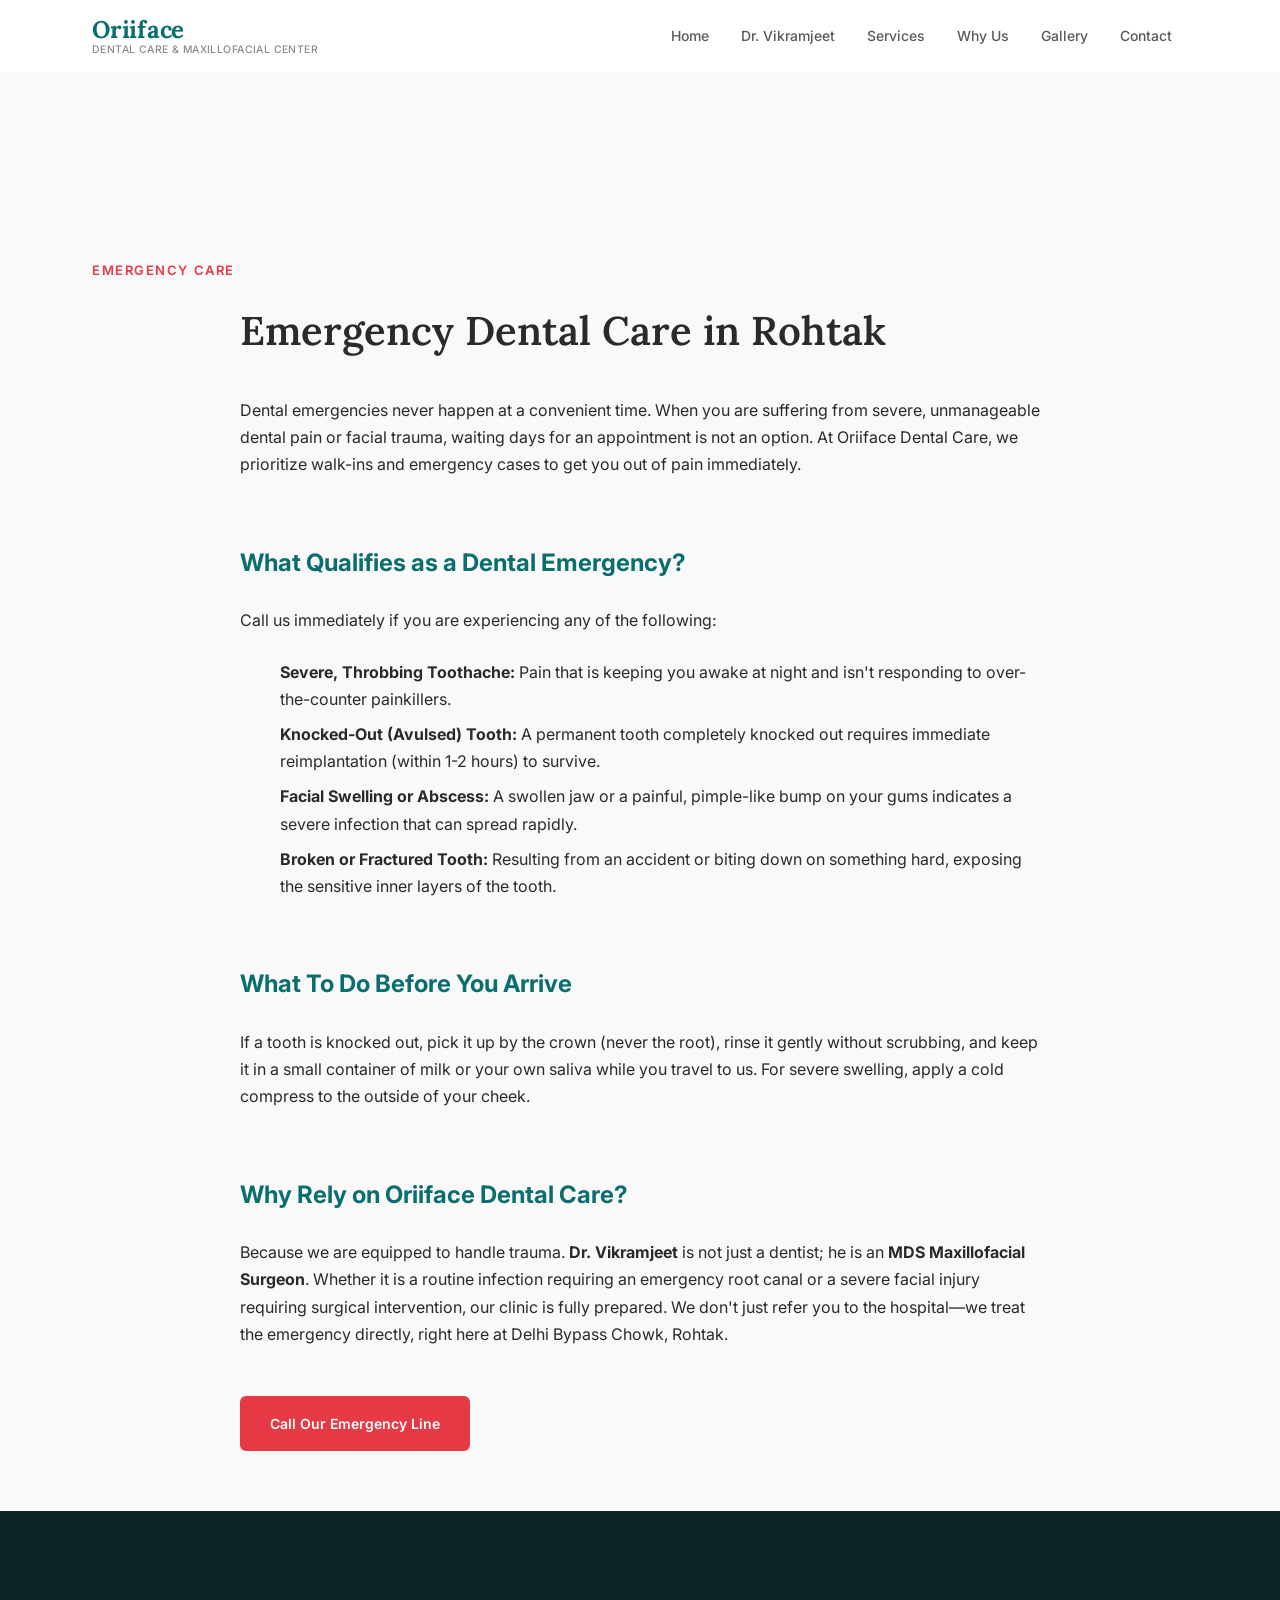
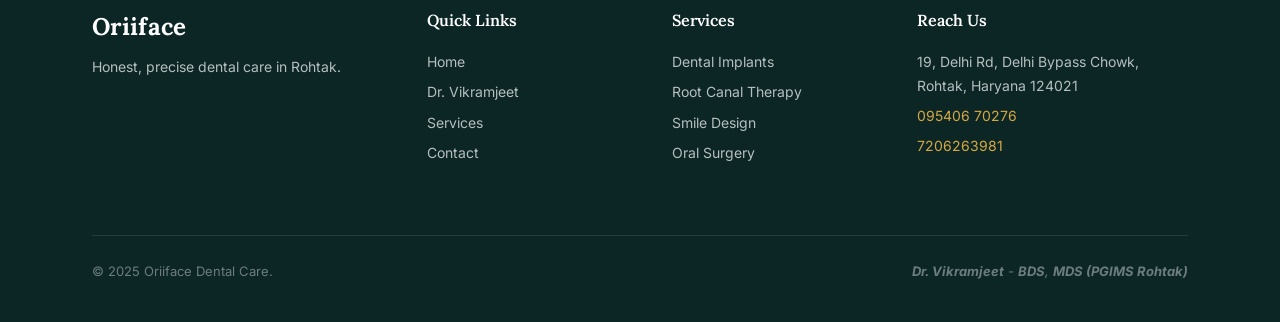
<file: services/emergency-dental-care.html>
<!DOCTYPE html>
<html lang="en">
<head>
  <meta charset="UTF-8">
  <meta name="viewport" content="width=device-width, initial-scale=1.0">
  <meta name="robots" content="index, follow">
  <meta name="googlebot" content="index, follow">
  <link rel="canonical" href="https://www.oriifacedental.com/services/emergency-dental-care.html">
  <title>Emergency Dental Care in Rohtak - Pain Relief & Urgent Fixes</title>
  <meta name="description" content="Immediate emergency dental care in Rohtak. Urgent treatments for severe tooth pain, broken teeth, and injuries at Delhi Bypass Chowk.">

  <meta property="og:type" content="website">
  <meta property="og:title" content="Emergency Dental Care in Rohtak | Oriiface">
  <meta property="og:description" content="Immediate emergency dental care in Rohtak. Urgent treatments for severe tooth pain, broken teeth, and injuries at Delhi Bypass Chowk.">
  <meta property="og:url" content="https://www.oriifacedental.com/services/emergency-dental-care.html">

  <link rel="stylesheet" href="https://fonts.googleapis.com/css2?family=Lora:ital,wght@0,400;0,500;0,600;0,700;1,400&family=Inter:wght@300;400;500;600;700&display=swap">
  <link rel="stylesheet" href="../style.css?v=3">
  <style>
    .inner-service-content { padding-top: var(--space-xl); }
    .inner-service-content h2 { margin-top: var(--space-xl); margin-bottom: var(--space-md); font-size: 1.5rem; color: var(--color-primary); }
    .inner-service-content p { margin-bottom: var(--space-md); color: var(--color-text); line-height: 1.7; }
    .inner-service-content ul { margin-bottom: var(--space-xl); padding-left: var(--space-lg); }
    .inner-service-content li { margin-bottom: var(--space-xs); color: var(--color-text); }
  </style>
</head>
<body>

  <!-- Header -->
  <header class="header" id="header">
    <div class="header__inner container">
      <a href="../index.html" class="header__logo"><span class="logo__mark">Oriiface</span><span class="logo__sub">Dental Care &amp; Maxillofacial Center</span></a>
      <nav class="nav" id="nav">
        <ul class="nav__list">
           <li><a href="../index.html" class="nav__link">Home</a></li>
          <li><a href="../about.html" class="nav__link">Dr. Vikramjeet</a></li>
          <li><a href="../services.html" class="nav__link">Services</a></li>
          <li><a href="../index.html#why-us" class="nav__link">Why Us</a></li>
          <li><a href="../gallery.html" class="nav__link">Gallery</a></li>
          <li><a href="../contact.html" class="nav__link">Contact</a></li>
        </ul>
      </nav>
      <button class="hamburger" id="hamburger"><span class="hamburger__line"></span><span class="hamburger__line"></span><span class="hamburger__line"></span></button>
    </div>
  </header>

  <div class="mobile-nav" id="mobile-nav">
    <div class="mobile-nav__content">
      <ul class="mobile-nav__list">
        <li><a href="../index.html" class="mobile-nav__link">Home</a></li>
        <li><a href="../about.html" class="mobile-nav__link">Dr. Vikramjeet</a></li>
        <li><a href="../services.html" class="mobile-nav__link">Services</a></li>
        <li><a href="../index.html#why-us" class="mobile-nav__link">Why Us</a></li>
        <li><a href="../gallery.html" class="mobile-nav__link">Gallery</a></li>
        <li><a href="../contact.html" class="mobile-nav__link">Contact</a></li>
      </ul>
    </div>
  </div>

  <section class="services" style="padding-top: 120px; padding-bottom: 60px;">
    <div class="container inner-service-content">
      <span class="section-tag" style="color: #e63946;">Emergency Care</span>
      <h1 class="services__title" style="text-align: left; max-width: 800px; margin: 0 auto 2rem auto;">Emergency Dental Care in Rohtak</h1>
      <div style="max-width: 800px; margin: 0 auto;">
        <p>Dental emergencies never happen at a convenient time. When you are suffering from severe, unmanageable dental pain or facial trauma, waiting days for an appointment is not an option. At Oriiface Dental Care, we prioritize walk-ins and emergency cases to get you out of pain immediately.</p>

        <h2>What Qualifies as a Dental Emergency?</h2>
        <p>Call us immediately if you are experiencing any of the following:</p>
        <ul>
          <li><strong>Severe, Throbbing Toothache:</strong> Pain that is keeping you awake at night and isn't responding to over-the-counter painkillers.</li>
          <li><strong>Knocked-Out (Avulsed) Tooth:</strong> A permanent tooth completely knocked out requires immediate reimplantation (within 1-2 hours) to survive.</li>
          <li><strong>Facial Swelling or Abscess:</strong> A swollen jaw or a painful, pimple-like bump on your gums indicates a severe infection that can spread rapidly.</li>
          <li><strong>Broken or Fractured Tooth:</strong> Resulting from an accident or biting down on something hard, exposing the sensitive inner layers of the tooth.</li>
        </ul>

        <h2>What To Do Before You Arrive</h2>
        <p>If a tooth is knocked out, pick it up by the crown (never the root), rinse it gently without scrubbing, and keep it in a small container of milk or your own saliva while you travel to us. For severe swelling, apply a cold compress to the outside of your cheek.</p>

        <h2>Why Rely on Oriiface Dental Care?</h2>
        <p>Because we are equipped to handle trauma. <strong>Dr. Vikramjeet</strong> is not just a dentist; he is an <strong>MDS Maxillofacial Surgeon</strong>. Whether it is a routine infection requiring an emergency root canal or a severe facial injury requiring surgical intervention, our clinic is fully prepared. We don't just refer you to the hospital—we treat the emergency directly, right here at Delhi Bypass Chowk, Rohtak.</p>

        <div style="margin-top: 3rem;">
          <a href="tel:+919540670276" class="btn btn--primary" style="background-color: #e63946; border-color: #e63946;">Call Our Emergency Line</a>
        </div>
      </div>
    </div>
  </section>

  <!-- FOOTER -->
  <footer class="footer" id="footer">
    <div class="container">
      <div class="footer__grid">
        <div class="footer__brand"><span class="footer__logo">Oriiface</span><p class="footer__tagline">Honest, precise dental care in Rohtak.</p></div>
        <div class="footer__links"><h4 class="footer__heading">Quick Links</h4><ul><li><a href="../index.html">Home</a></li><li><a href="../about.html">Dr. Vikramjeet</a></li><li><a href="../services.html">Services</a></li><li><a href="../contact.html">Contact</a></li></ul></div>
        <div class="footer__services-list"><h4 class="footer__heading">Services</h4><ul><li>Dental Implants</li><li>Root Canal Therapy</li><li>Smile Design</li><li>Oral Surgery</li></ul></div>
        <div class="footer__contact"><h4 class="footer__heading">Reach Us</h4><p>19, Delhi Rd, Delhi Bypass Chowk, Rohtak, Haryana 124021</p><p><a href="tel:+919540670276">095406 70276</a></p><p><a href="tel:+917206263981">7206263981</a></p></div>
      </div>
      <div class="footer__bottom"><p>&copy; 2025 Oriiface Dental Care.</p><p class="footer__disclaimer"><strong>Dr. Vikramjeet</strong> - <strong>BDS</strong>, <strong>MDS (PGIMS Rohtak)</strong></p></div>
    </div>
  </footer>

  <script src="../main.js"></script>
</body>
</html>
</file>
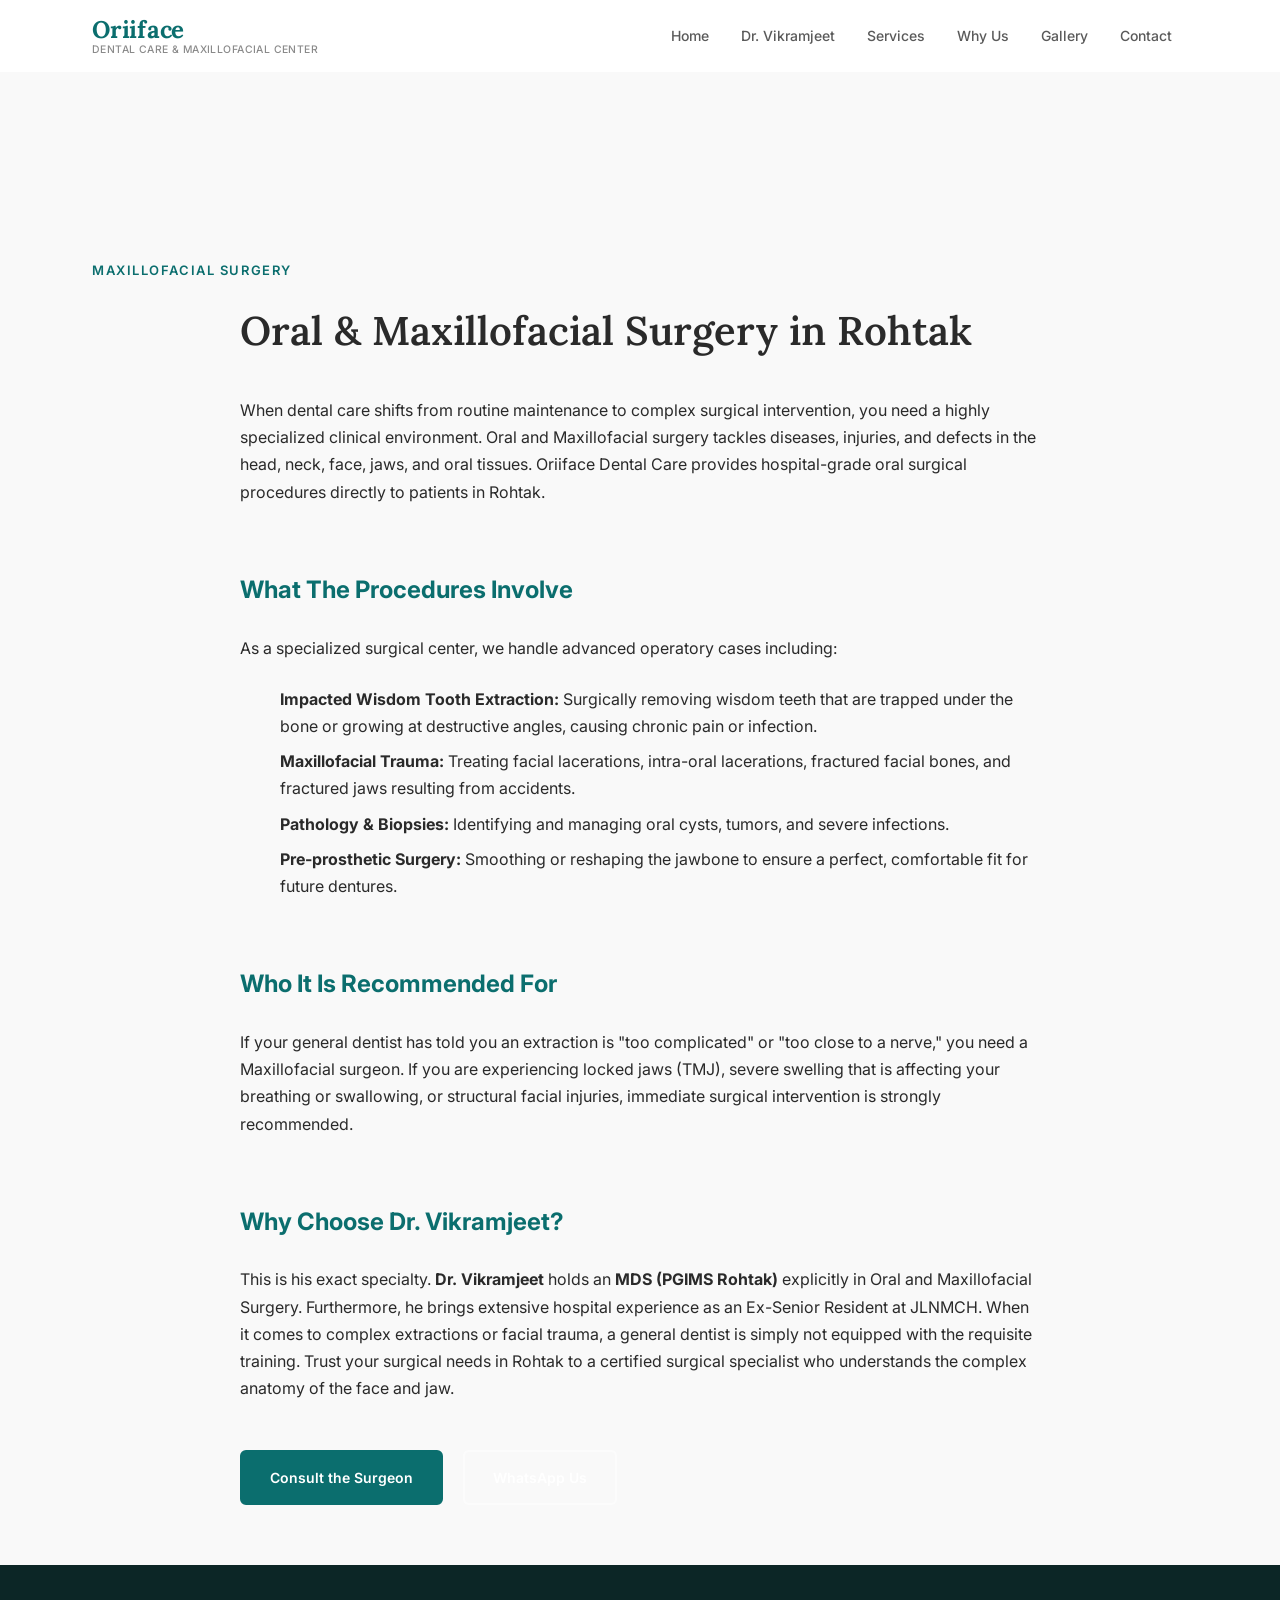
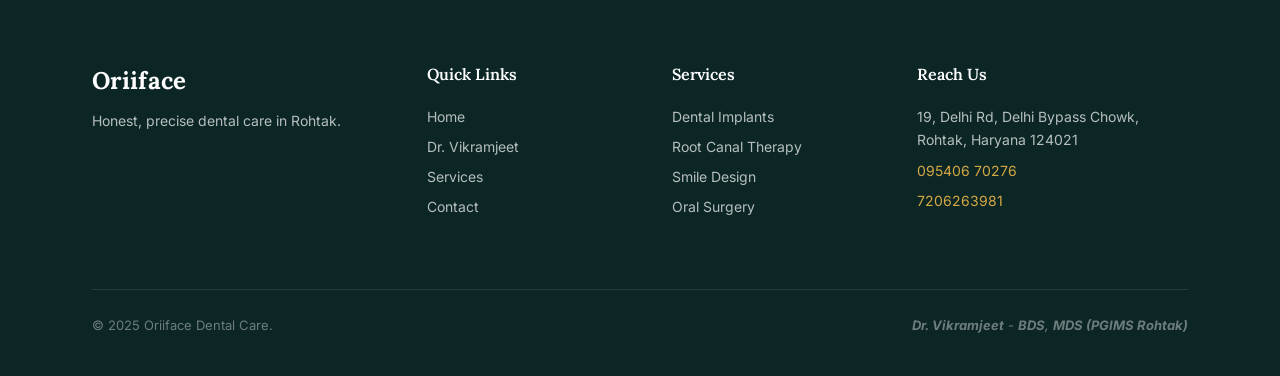
<file: services/oral-maxillofacial-surgery.html>
<!DOCTYPE html>
<html lang="en">
<head>
  <meta charset="UTF-8">
  <meta name="viewport" content="width=device-width, initial-scale=1.0">
  <meta name="robots" content="index, follow">
  <meta name="googlebot" content="index, follow">
  <link rel="canonical" href="https://www.oriifacedental.com/services/oral-maxillofacial-surgery.html">
  <title>Oral & Maxillofacial Surgery in Rohtak - Dr. Vikramjeet</title>
  <meta name="description" content="Expert Oral & Maxillofacial surgery in Rohtak by Dr. Vikramjeet (MDS PGIMS). Wisdom tooth removals, jaw surgery, and complex extractions.">

  <meta property="og:type" content="website">
  <meta property="og:title" content="Oral Surgery in Rohtak | Oriiface">
  <meta property="og:description" content="Expert Oral & Maxillofacial surgery in Rohtak by Dr. Vikramjeet (MDS PGIMS). Wisdom tooth removals, jaw surgery, and complex extractions.">
  <meta property="og:url" content="https://www.oriifacedental.com/services/oral-maxillofacial-surgery.html">

  <link rel="stylesheet" href="https://fonts.googleapis.com/css2?family=Lora:ital,wght@0,400;0,500;0,600;0,700;1,400&family=Inter:wght@300;400;500;600;700&display=swap">
  <link rel="stylesheet" href="../style.css?v=3">
  <style>
    .inner-service-content { padding-top: var(--space-xl); }
    .inner-service-content h2 { margin-top: var(--space-xl); margin-bottom: var(--space-md); font-size: 1.5rem; color: var(--color-primary); }
    .inner-service-content p { margin-bottom: var(--space-md); color: var(--color-text); line-height: 1.7; }
    .inner-service-content ul { margin-bottom: var(--space-xl); padding-left: var(--space-lg); }
    .inner-service-content li { margin-bottom: var(--space-xs); color: var(--color-text); }
  </style>
</head>
<body>

  <!-- Header -->
  <header class="header" id="header">
    <div class="header__inner container">
      <a href="../index.html" class="header__logo"><span class="logo__mark">Oriiface</span><span class="logo__sub">Dental Care &amp; Maxillofacial Center</span></a>
      <nav class="nav" id="nav">
        <ul class="nav__list">
           <li><a href="../index.html" class="nav__link">Home</a></li>
          <li><a href="../about.html" class="nav__link">Dr. Vikramjeet</a></li>
          <li><a href="../services.html" class="nav__link">Services</a></li>
          <li><a href="../index.html#why-us" class="nav__link">Why Us</a></li>
          <li><a href="../gallery.html" class="nav__link">Gallery</a></li>
          <li><a href="../contact.html" class="nav__link">Contact</a></li>
        </ul>
      </nav>
      <button class="hamburger" id="hamburger"><span class="hamburger__line"></span><span class="hamburger__line"></span><span class="hamburger__line"></span></button>
    </div>
  </header>

  <div class="mobile-nav" id="mobile-nav">
    <div class="mobile-nav__content">
      <ul class="mobile-nav__list">
        <li><a href="../index.html" class="mobile-nav__link">Home</a></li>
        <li><a href="../about.html" class="mobile-nav__link">Dr. Vikramjeet</a></li>
        <li><a href="../services.html" class="mobile-nav__link">Services</a></li>
        <li><a href="../index.html#why-us" class="mobile-nav__link">Why Us</a></li>
        <li><a href="../gallery.html" class="mobile-nav__link">Gallery</a></li>
        <li><a href="../contact.html" class="mobile-nav__link">Contact</a></li>
      </ul>
    </div>
  </div>

  <section class="services" style="padding-top: 120px; padding-bottom: 60px;">
    <div class="container inner-service-content">
      <span class="section-tag">Maxillofacial Surgery</span>
      <h1 class="services__title" style="text-align: left; max-width: 800px; margin: 0 auto 2rem auto;">Oral & Maxillofacial Surgery in Rohtak</h1>
      <div style="max-width: 800px; margin: 0 auto;">
        <p>When dental care shifts from routine maintenance to complex surgical intervention, you need a highly specialized clinical environment. Oral and Maxillofacial surgery tackles diseases, injuries, and defects in the head, neck, face, jaws, and oral tissues. Oriiface Dental Care provides hospital-grade oral surgical procedures directly to patients in Rohtak.</p>

        <h2>What The Procedures Involve</h2>
        <p>As a specialized surgical center, we handle advanced operatory cases including:</p>
        <ul>
          <li><strong>Impacted Wisdom Tooth Extraction:</strong> Surgically removing wisdom teeth that are trapped under the bone or growing at destructive angles, causing chronic pain or infection.</li>
          <li><strong>Maxillofacial Trauma:</strong> Treating facial lacerations, intra-oral lacerations, fractured facial bones, and fractured jaws resulting from accidents.</li>
          <li><strong>Pathology & Biopsies:</strong> Identifying and managing oral cysts, tumors, and severe infections.</li>
          <li><strong>Pre-prosthetic Surgery:</strong> Smoothing or reshaping the jawbone to ensure a perfect, comfortable fit for future dentures.</li>
        </ul>

        <h2>Who It Is Recommended For</h2>
        <p>If your general dentist has told you an extraction is "too complicated" or "too close to a nerve," you need a Maxillofacial surgeon. If you are experiencing locked jaws (TMJ), severe swelling that is affecting your breathing or swallowing, or structural facial injuries, immediate surgical intervention is strongly recommended.</p>

        <h2>Why Choose Dr. Vikramjeet?</h2>
        <p>This is his exact specialty. <strong>Dr. Vikramjeet</strong> holds an <strong>MDS (PGIMS Rohtak)</strong> explicitly in Oral and Maxillofacial Surgery. Furthermore, he brings extensive hospital experience as an Ex-Senior Resident at JLNMCH. When it comes to complex extractions or facial trauma, a general dentist is simply not equipped with the requisite training. Trust your surgical needs in Rohtak to a certified surgical specialist who understands the complex anatomy of the face and jaw.</p>

        <div style="margin-top: 3rem;">
          <a href="tel:+919540670276" class="btn btn--primary">Consult the Surgeon</a>
          <a href="https://wa.me/919540670276" target="_blank" class="btn btn--outline" style="margin-left: 1rem;">WhatsApp Us</a>
        </div>
      </div>
    </div>
  </section>

  <!-- FOOTER -->
  <footer class="footer" id="footer">
    <div class="container">
      <div class="footer__grid">
        <div class="footer__brand"><span class="footer__logo">Oriiface</span><p class="footer__tagline">Honest, precise dental care in Rohtak.</p></div>
        <div class="footer__links"><h4 class="footer__heading">Quick Links</h4><ul><li><a href="../index.html">Home</a></li><li><a href="../about.html">Dr. Vikramjeet</a></li><li><a href="../services.html">Services</a></li><li><a href="../contact.html">Contact</a></li></ul></div>
        <div class="footer__services-list"><h4 class="footer__heading">Services</h4><ul><li>Dental Implants</li><li>Root Canal Therapy</li><li>Smile Design</li><li>Oral Surgery</li></ul></div>
        <div class="footer__contact"><h4 class="footer__heading">Reach Us</h4><p>19, Delhi Rd, Delhi Bypass Chowk, Rohtak, Haryana 124021</p><p><a href="tel:+919540670276">095406 70276</a></p><p><a href="tel:+917206263981">7206263981</a></p></div>
      </div>
      <div class="footer__bottom"><p>&copy; 2025 Oriiface Dental Care.</p><p class="footer__disclaimer"><strong>Dr. Vikramjeet</strong> - <strong>BDS</strong>, <strong>MDS (PGIMS Rohtak)</strong></p></div>
    </div>
  </footer>

  <script src="../main.js"></script>
</body>
</html>
</file>
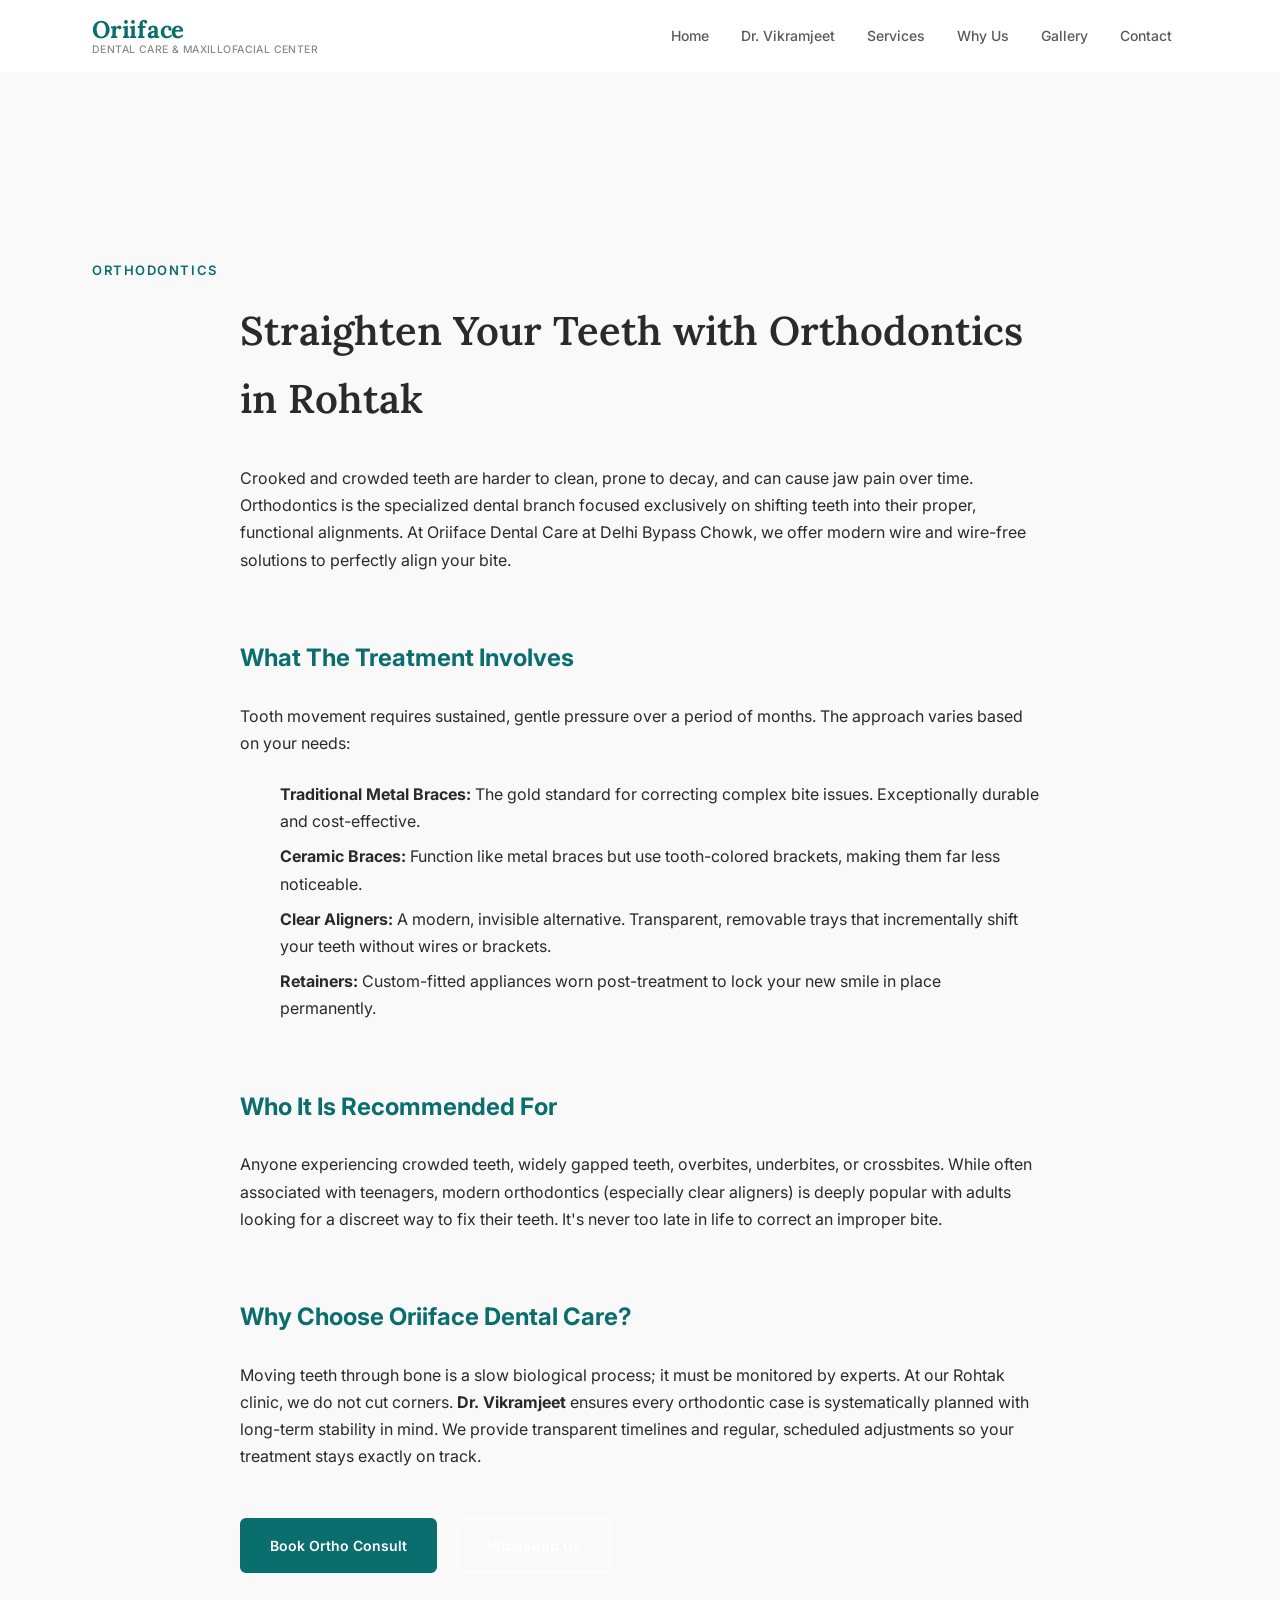
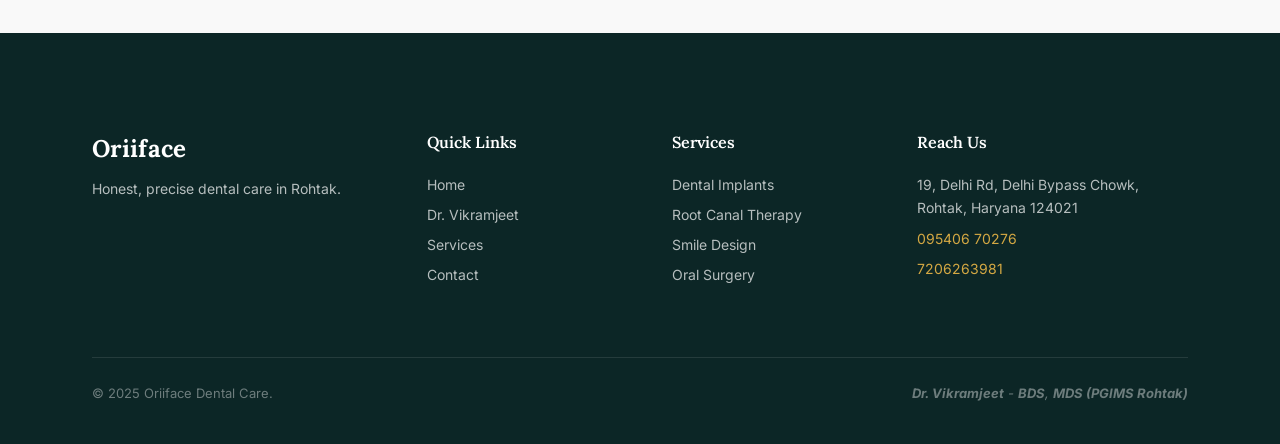
<file: services/orthodontics.html>
<!DOCTYPE html>
<html lang="en">
<head>
  <meta charset="UTF-8">
  <meta name="viewport" content="width=device-width, initial-scale=1.0">
  <meta name="robots" content="index, follow">
  <meta name="googlebot" content="index, follow">
  <link rel="canonical" href="https://www.oriifacedental.com/services/orthodontics.html">
  <title>Orthodontics in Rohtak - Braces & Clear Aligners</title>
  <meta name="description" content="Fix crooked teeth and bite issues with specialized Orthodontics in Rohtak. Metal braces, ceramic braces, and clear aligners at Delhi Bypass Chowk.">

  <meta property="og:type" content="website">
  <meta property="og:title" content="Orthodontics in Rohtak | Oriiface">
  <meta property="og:description" content="Fix crooked teeth and bite issues with specialized Orthodontics in Rohtak. Metal braces, ceramic braces, and clear aligners at Delhi Bypass Chowk.">
  <meta property="og:url" content="https://www.oriifacedental.com/services/orthodontics.html">

  <link rel="stylesheet" href="https://fonts.googleapis.com/css2?family=Lora:ital,wght@0,400;0,500;0,600;0,700;1,400&family=Inter:wght@300;400;500;600;700&display=swap">
  <link rel="stylesheet" href="../style.css?v=3">
  <style>
    .inner-service-content { padding-top: var(--space-xl); }
    .inner-service-content h2 { margin-top: var(--space-xl); margin-bottom: var(--space-md); font-size: 1.5rem; color: var(--color-primary); }
    .inner-service-content p { margin-bottom: var(--space-md); color: var(--color-text); line-height: 1.7; }
    .inner-service-content ul { margin-bottom: var(--space-xl); padding-left: var(--space-lg); }
    .inner-service-content li { margin-bottom: var(--space-xs); color: var(--color-text); }
  </style>
</head>
<body>

  <!-- Header -->
  <header class="header" id="header">
    <div class="header__inner container">
      <a href="../index.html" class="header__logo"><span class="logo__mark">Oriiface</span><span class="logo__sub">Dental Care &amp; Maxillofacial Center</span></a>
      <nav class="nav" id="nav">
        <ul class="nav__list">
           <li><a href="../index.html" class="nav__link">Home</a></li>
          <li><a href="../about.html" class="nav__link">Dr. Vikramjeet</a></li>
          <li><a href="../services.html" class="nav__link">Services</a></li>
          <li><a href="../index.html#why-us" class="nav__link">Why Us</a></li>
          <li><a href="../gallery.html" class="nav__link">Gallery</a></li>
          <li><a href="../contact.html" class="nav__link">Contact</a></li>
        </ul>
      </nav>
      <button class="hamburger" id="hamburger"><span class="hamburger__line"></span><span class="hamburger__line"></span><span class="hamburger__line"></span></button>
    </div>
  </header>

  <div class="mobile-nav" id="mobile-nav">
    <div class="mobile-nav__content">
      <ul class="mobile-nav__list">
        <li><a href="../index.html" class="mobile-nav__link">Home</a></li>
        <li><a href="../about.html" class="mobile-nav__link">Dr. Vikramjeet</a></li>
        <li><a href="../services.html" class="mobile-nav__link">Services</a></li>
        <li><a href="../index.html#why-us" class="mobile-nav__link">Why Us</a></li>
        <li><a href="../gallery.html" class="mobile-nav__link">Gallery</a></li>
        <li><a href="../contact.html" class="mobile-nav__link">Contact</a></li>
      </ul>
    </div>
  </div>

  <section class="services" style="padding-top: 120px; padding-bottom: 60px;">
    <div class="container inner-service-content">
      <span class="section-tag">Orthodontics</span>
      <h1 class="services__title" style="text-align: left; max-width: 800px; margin: 0 auto 2rem auto;">Straighten Your Teeth with Orthodontics in Rohtak</h1>
      <div style="max-width: 800px; margin: 0 auto;">
        <p>Crooked and crowded teeth are harder to clean, prone to decay, and can cause jaw pain over time. Orthodontics is the specialized dental branch focused exclusively on shifting teeth into their proper, functional alignments. At Oriiface Dental Care at Delhi Bypass Chowk, we offer modern wire and wire-free solutions to perfectly align your bite.</p>

        <h2>What The Treatment Involves</h2>
        <p>Tooth movement requires sustained, gentle pressure over a period of months. The approach varies based on your needs:</p>
        <ul>
          <li><strong>Traditional Metal Braces:</strong> The gold standard for correcting complex bite issues. Exceptionally durable and cost-effective.</li>
          <li><strong>Ceramic Braces:</strong> Function like metal braces but use tooth-colored brackets, making them far less noticeable.</li>
          <li><strong>Clear Aligners:</strong> A modern, invisible alternative. Transparent, removable trays that incrementally shift your teeth without wires or brackets.</li>
          <li><strong>Retainers:</strong> Custom-fitted appliances worn post-treatment to lock your new smile in place permanently.</li>
        </ul>

        <h2>Who It Is Recommended For</h2>
        <p>Anyone experiencing crowded teeth, widely gapped teeth, overbites, underbites, or crossbites. While often associated with teenagers, modern orthodontics (especially clear aligners) is deeply popular with adults looking for a discreet way to fix their teeth. It's never too late in life to correct an improper bite.</p>

        <h2>Why Choose Oriiface Dental Care?</h2>
        <p>Moving teeth through bone is a slow biological process; it must be monitored by experts. At our Rohtak clinic, we do not cut corners. <strong>Dr. Vikramjeet</strong> ensures every orthodontic case is systematically planned with long-term stability in mind. We provide transparent timelines and regular, scheduled adjustments so your treatment stays exactly on track.</p>

        <div style="margin-top: 3rem;">
          <a href="tel:+919540670276" class="btn btn--primary">Book Ortho Consult</a>
          <a href="https://wa.me/919540670276" target="_blank" class="btn btn--outline" style="margin-left: 1rem;">WhatsApp Us</a>
        </div>
      </div>
    </div>
  </section>

  <!-- FOOTER -->
  <footer class="footer" id="footer">
    <div class="container">
      <div class="footer__grid">
        <div class="footer__brand"><span class="footer__logo">Oriiface</span><p class="footer__tagline">Honest, precise dental care in Rohtak.</p></div>
        <div class="footer__links"><h4 class="footer__heading">Quick Links</h4><ul><li><a href="../index.html">Home</a></li><li><a href="../about.html">Dr. Vikramjeet</a></li><li><a href="../services.html">Services</a></li><li><a href="../contact.html">Contact</a></li></ul></div>
        <div class="footer__services-list"><h4 class="footer__heading">Services</h4><ul><li>Dental Implants</li><li>Root Canal Therapy</li><li>Smile Design</li><li>Oral Surgery</li></ul></div>
        <div class="footer__contact"><h4 class="footer__heading">Reach Us</h4><p>19, Delhi Rd, Delhi Bypass Chowk, Rohtak, Haryana 124021</p><p><a href="tel:+919540670276">095406 70276</a></p><p><a href="tel:+917206263981">7206263981</a></p></div>
      </div>
      <div class="footer__bottom"><p>&copy; 2025 Oriiface Dental Care.</p><p class="footer__disclaimer"><strong>Dr. Vikramjeet</strong> - <strong>BDS</strong>, <strong>MDS (PGIMS Rohtak)</strong></p></div>
    </div>
  </footer>

  <script src="../main.js"></script>
</body>
</html>
</file>
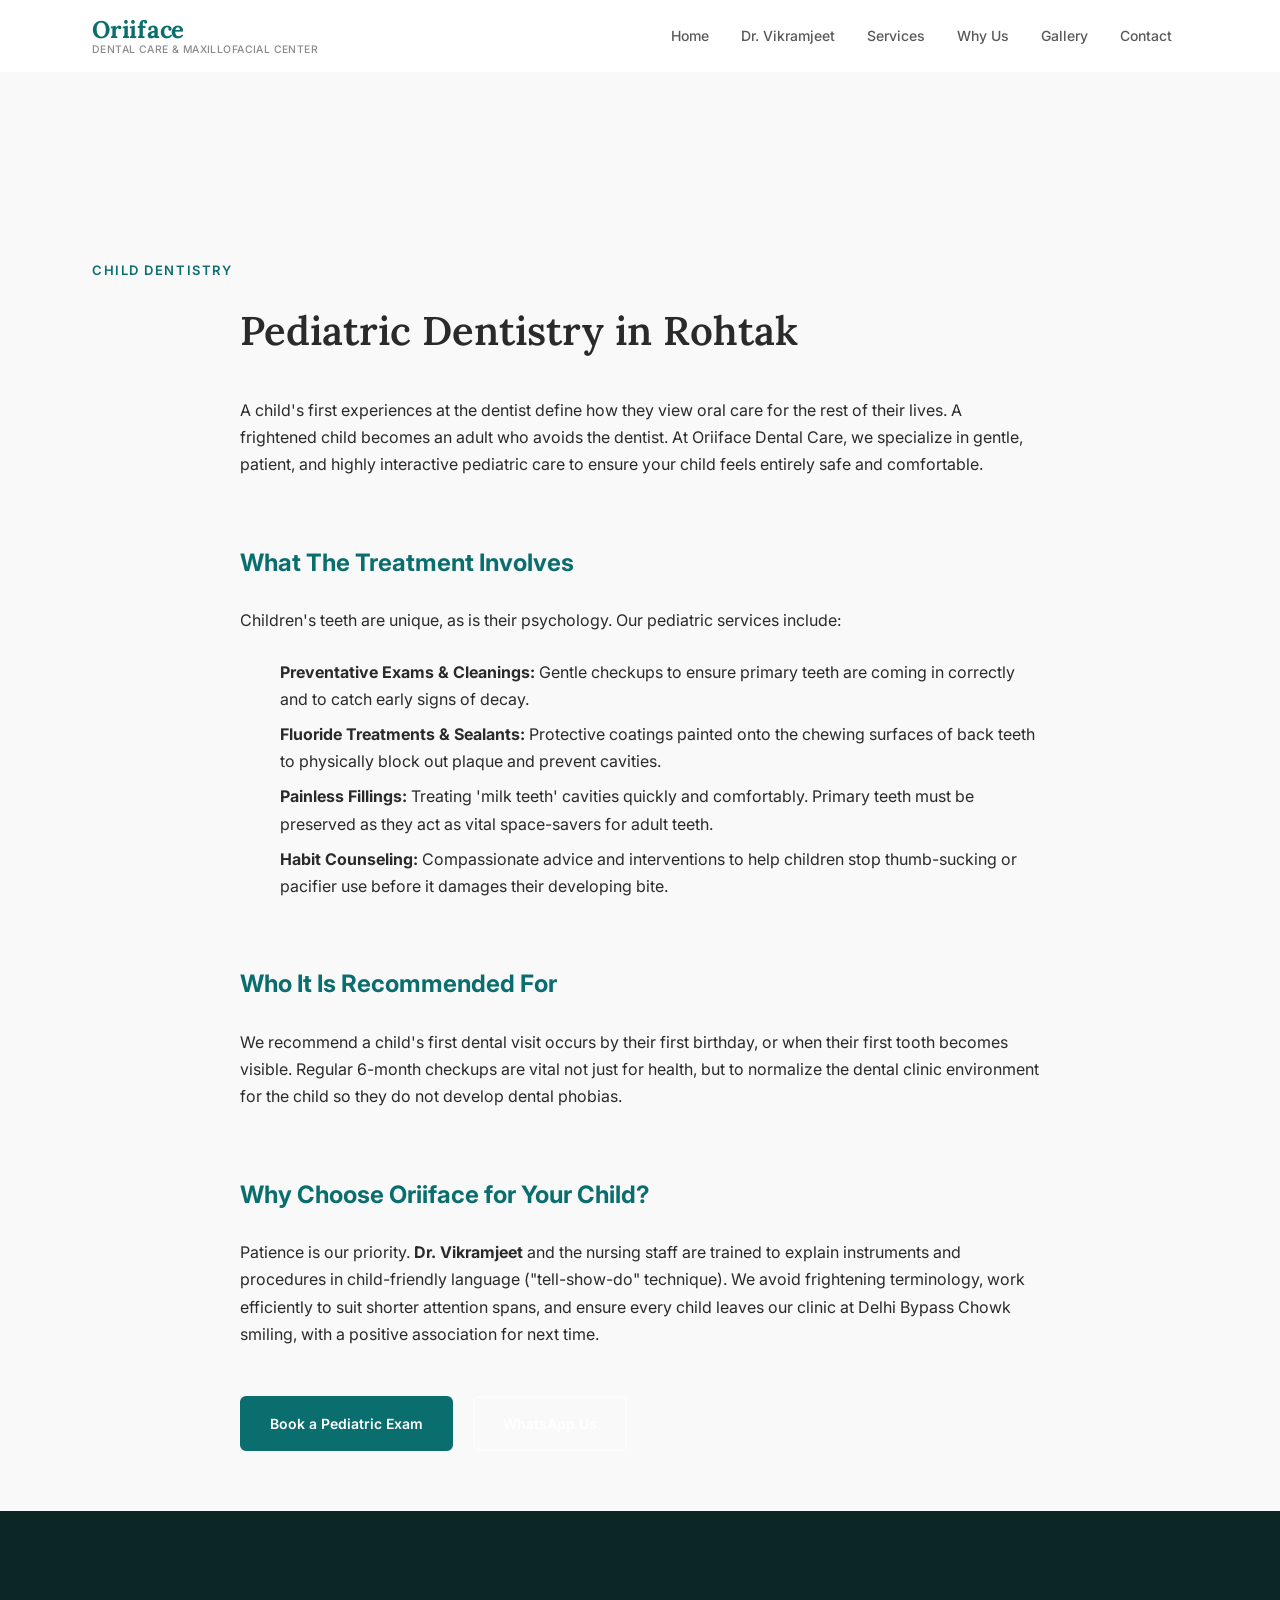
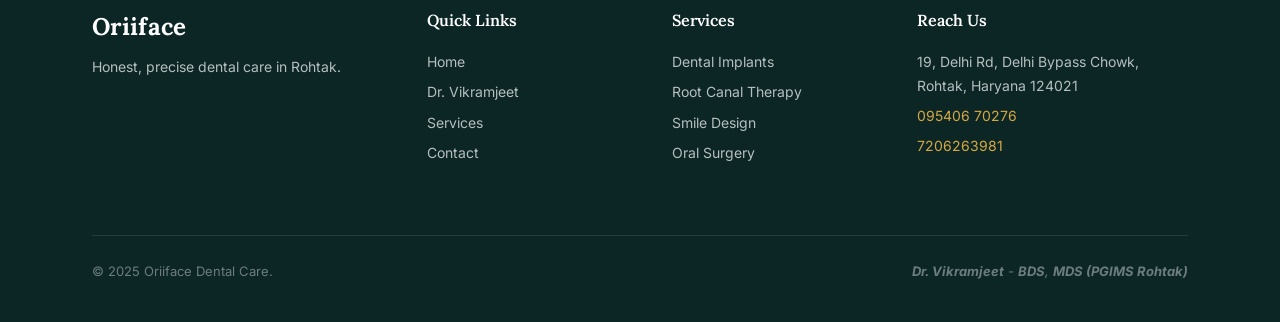
<file: services/pediatric-dentistry.html>
<!DOCTYPE html>
<html lang="en">
<head>
  <meta charset="UTF-8">
  <meta name="viewport" content="width=device-width, initial-scale=1.0">
  <meta name="robots" content="index, follow">
  <meta name="googlebot" content="index, follow">
  <link rel="canonical" href="https://www.oriifacedental.com/services/pediatric-dentistry.html">
  <title>Pediatric Dentistry in Rohtak - Kids Dental Care</title>
  <meta name="description" content="Gentle, child-friendly pediatric dentistry in Rohtak. Preventative care, cavity treatments, and painless visits for children at Oriiface Dental Care.">

  <meta property="og:type" content="website">
  <meta property="og:title" content="Pediatric Dentistry in Rohtak | Oriiface">
  <meta property="og:description" content="Gentle, child-friendly pediatric dentistry in Rohtak. Preventative care, cavity treatments, and painless visits for children at Oriiface Dental Care.">
  <meta property="og:url" content="https://www.oriifacedental.com/services/pediatric-dentistry.html">

  <link rel="stylesheet" href="https://fonts.googleapis.com/css2?family=Lora:ital,wght@0,400;0,500;0,600;0,700;1,400&family=Inter:wght@300;400;500;600;700&display=swap">
  <link rel="stylesheet" href="../style.css?v=3">
  <style>
    .inner-service-content { padding-top: var(--space-xl); }
    .inner-service-content h2 { margin-top: var(--space-xl); margin-bottom: var(--space-md); font-size: 1.5rem; color: var(--color-primary); }
    .inner-service-content p { margin-bottom: var(--space-md); color: var(--color-text); line-height: 1.7; }
    .inner-service-content ul { margin-bottom: var(--space-xl); padding-left: var(--space-lg); }
    .inner-service-content li { margin-bottom: var(--space-xs); color: var(--color-text); }
  </style>
</head>
<body>

  <!-- Header -->
  <header class="header" id="header">
    <div class="header__inner container">
      <a href="../index.html" class="header__logo"><span class="logo__mark">Oriiface</span><span class="logo__sub">Dental Care &amp; Maxillofacial Center</span></a>
      <nav class="nav" id="nav">
        <ul class="nav__list">
           <li><a href="../index.html" class="nav__link">Home</a></li>
          <li><a href="../about.html" class="nav__link">Dr. Vikramjeet</a></li>
          <li><a href="../services.html" class="nav__link">Services</a></li>
          <li><a href="../index.html#why-us" class="nav__link">Why Us</a></li>
          <li><a href="../gallery.html" class="nav__link">Gallery</a></li>
          <li><a href="../contact.html" class="nav__link">Contact</a></li>
        </ul>
      </nav>
      <button class="hamburger" id="hamburger"><span class="hamburger__line"></span><span class="hamburger__line"></span><span class="hamburger__line"></span></button>
    </div>
  </header>

  <div class="mobile-nav" id="mobile-nav">
    <div class="mobile-nav__content">
      <ul class="mobile-nav__list">
        <li><a href="../index.html" class="mobile-nav__link">Home</a></li>
        <li><a href="../about.html" class="mobile-nav__link">Dr. Vikramjeet</a></li>
        <li><a href="../services.html" class="mobile-nav__link">Services</a></li>
        <li><a href="../index.html#why-us" class="mobile-nav__link">Why Us</a></li>
        <li><a href="../gallery.html" class="mobile-nav__link">Gallery</a></li>
        <li><a href="../contact.html" class="mobile-nav__link">Contact</a></li>
      </ul>
    </div>
  </div>

  <section class="services" style="padding-top: 120px; padding-bottom: 60px;">
    <div class="container inner-service-content">
      <span class="section-tag">Child Dentistry</span>
      <h1 class="services__title" style="text-align: left; max-width: 800px; margin: 0 auto 2rem auto;">Pediatric Dentistry in Rohtak</h1>
      <div style="max-width: 800px; margin: 0 auto;">
        <p>A child's first experiences at the dentist define how they view oral care for the rest of their lives. A frightened child becomes an adult who avoids the dentist. At Oriiface Dental Care, we specialize in gentle, patient, and highly interactive pediatric care to ensure your child feels entirely safe and comfortable.</p>

        <h2>What The Treatment Involves</h2>
        <p>Children's teeth are unique, as is their psychology. Our pediatric services include:</p>
        <ul>
          <li><strong>Preventative Exams & Cleanings:</strong> Gentle checkups to ensure primary teeth are coming in correctly and to catch early signs of decay.</li>
          <li><strong>Fluoride Treatments & Sealants:</strong> Protective coatings painted onto the chewing surfaces of back teeth to physically block out plaque and prevent cavities.</li>
          <li><strong>Painless Fillings:</strong> Treating 'milk teeth' cavities quickly and comfortably. Primary teeth must be preserved as they act as vital space-savers for adult teeth.</li>
          <li><strong>Habit Counseling:</strong> Compassionate advice and interventions to help children stop thumb-sucking or pacifier use before it damages their developing bite.</li>
        </ul>

        <h2>Who It Is Recommended For</h2>
        <p>We recommend a child's first dental visit occurs by their first birthday, or when their first tooth becomes visible. Regular 6-month checkups are vital not just for health, but to normalize the dental clinic environment for the child so they do not develop dental phobias.</p>

        <h2>Why Choose Oriiface for Your Child?</h2>
        <p>Patience is our priority. <strong>Dr. Vikramjeet</strong> and the nursing staff are trained to explain instruments and procedures in child-friendly language ("tell-show-do" technique). We avoid frightening terminology, work efficiently to suit shorter attention spans, and ensure every child leaves our clinic at Delhi Bypass Chowk smiling, with a positive association for next time.</p>

        <div style="margin-top: 3rem;">
          <a href="tel:+919540670276" class="btn btn--primary">Book a Pediatric Exam</a>
          <a href="https://wa.me/919540670276" target="_blank" class="btn btn--outline" style="margin-left: 1rem;">WhatsApp Us</a>
        </div>
      </div>
    </div>
  </section>

  <!-- FOOTER -->
  <footer class="footer" id="footer">
    <div class="container">
      <div class="footer__grid">
        <div class="footer__brand"><span class="footer__logo">Oriiface</span><p class="footer__tagline">Honest, precise dental care in Rohtak.</p></div>
        <div class="footer__links"><h4 class="footer__heading">Quick Links</h4><ul><li><a href="../index.html">Home</a></li><li><a href="../about.html">Dr. Vikramjeet</a></li><li><a href="../services.html">Services</a></li><li><a href="../contact.html">Contact</a></li></ul></div>
        <div class="footer__services-list"><h4 class="footer__heading">Services</h4><ul><li>Dental Implants</li><li>Root Canal Therapy</li><li>Smile Design</li><li>Oral Surgery</li></ul></div>
        <div class="footer__contact"><h4 class="footer__heading">Reach Us</h4><p>19, Delhi Rd, Delhi Bypass Chowk, Rohtak, Haryana 124021</p><p><a href="tel:+919540670276">095406 70276</a></p><p><a href="tel:+917206263981">7206263981</a></p></div>
      </div>
      <div class="footer__bottom"><p>&copy; 2025 Oriiface Dental Care.</p><p class="footer__disclaimer"><strong>Dr. Vikramjeet</strong> - <strong>BDS</strong>, <strong>MDS (PGIMS Rohtak)</strong></p></div>
    </div>
  </footer>

  <script src="../main.js"></script>
</body>
</html>
</file>
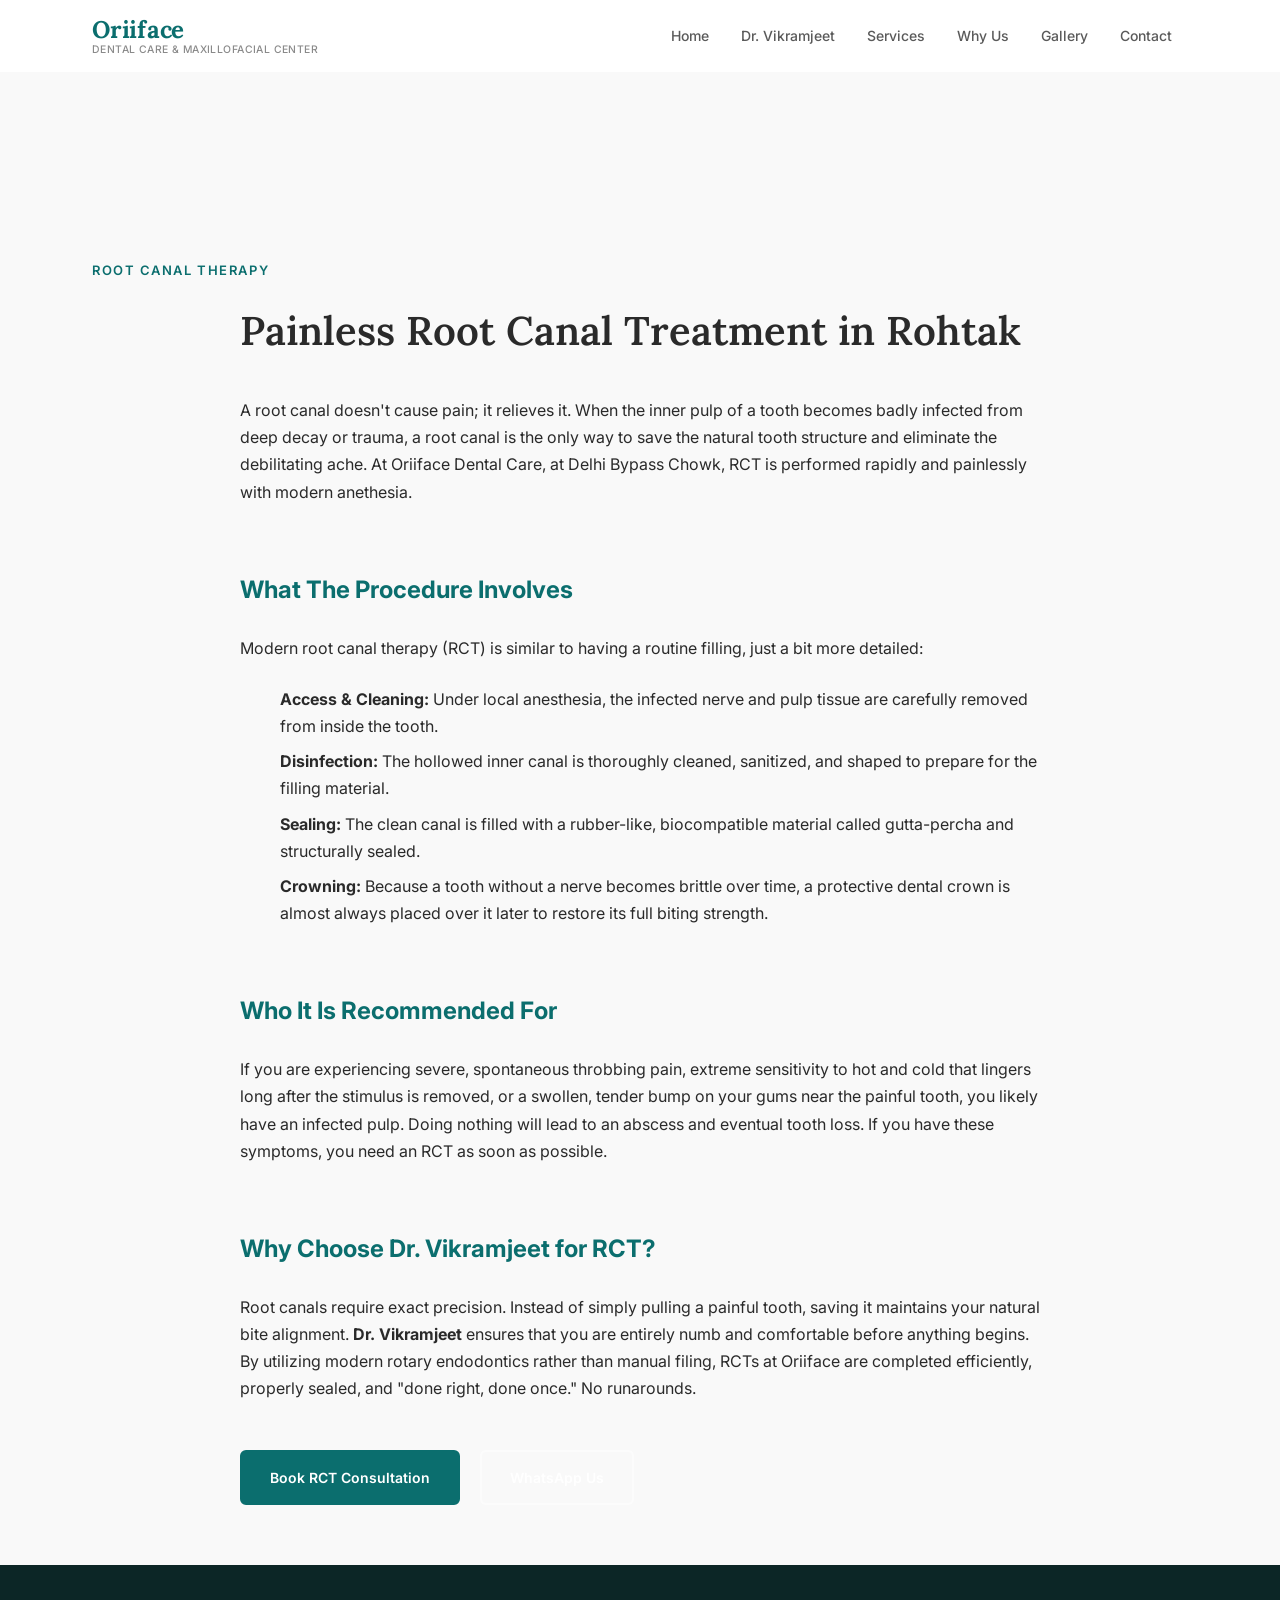
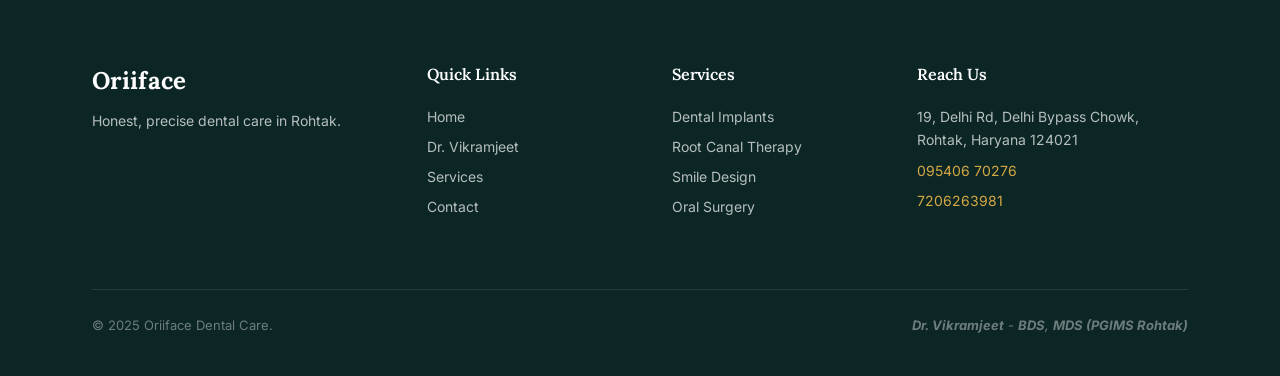
<file: services/root-canal-therapy.html>
<!DOCTYPE html>
<html lang="en">
<head>
  <meta charset="UTF-8">
  <meta name="viewport" content="width=device-width, initial-scale=1.0">
  <meta name="robots" content="index, follow">
  <meta name="googlebot" content="index, follow">
  <link rel="canonical" href="https://www.oriifacedental.com/services/root-canal-therapy.html">
  <title>Root Canal Treatment in Rohtak - Painless Endodontics</title>
  <meta name="description" content="Painless root canal treatment (RCT) in Rohtak to save infected teeth. Modern, precise endodontics by Dr. Vikramjeet at Delhi Bypass Chowk.">

  <meta property="og:type" content="website">
  <meta property="og:title" content="Root Canal Therapy in Rohtak | Oriiface">
  <meta property="og:description" content="Painless root canal treatment (RCT) in Rohtak to save infected teeth. Modern, precise endodontics by Dr. Vikramjeet at Delhi Bypass Chowk.">
  <meta property="og:url" content="https://www.oriifacedental.com/services/root-canal-therapy.html">

  <link rel="stylesheet" href="https://fonts.googleapis.com/css2?family=Lora:ital,wght@0,400;0,500;0,600;0,700;1,400&family=Inter:wght@300;400;500;600;700&display=swap">
  <link rel="stylesheet" href="../style.css?v=3">
  <style>
    .inner-service-content { padding-top: var(--space-xl); }
    .inner-service-content h2 { margin-top: var(--space-xl); margin-bottom: var(--space-md); font-size: 1.5rem; color: var(--color-primary); }
    .inner-service-content p { margin-bottom: var(--space-md); color: var(--color-text); line-height: 1.7; }
    .inner-service-content ul { margin-bottom: var(--space-xl); padding-left: var(--space-lg); }
    .inner-service-content li { margin-bottom: var(--space-xs); color: var(--color-text); }
  </style>
</head>
<body>

  <!-- Header -->
  <header class="header" id="header">
    <div class="header__inner container">
      <a href="../index.html" class="header__logo"><span class="logo__mark">Oriiface</span><span class="logo__sub">Dental Care &amp; Maxillofacial Center</span></a>
      <nav class="nav" id="nav">
        <ul class="nav__list">
           <li><a href="../index.html" class="nav__link">Home</a></li>
          <li><a href="../about.html" class="nav__link">Dr. Vikramjeet</a></li>
          <li><a href="../services.html" class="nav__link">Services</a></li>
          <li><a href="../index.html#why-us" class="nav__link">Why Us</a></li>
          <li><a href="../gallery.html" class="nav__link">Gallery</a></li>
          <li><a href="../contact.html" class="nav__link">Contact</a></li>
        </ul>
      </nav>
      <button class="hamburger" id="hamburger"><span class="hamburger__line"></span><span class="hamburger__line"></span><span class="hamburger__line"></span></button>
    </div>
  </header>

  <div class="mobile-nav" id="mobile-nav">
    <div class="mobile-nav__content">
      <ul class="mobile-nav__list">
        <li><a href="../index.html" class="mobile-nav__link">Home</a></li>
        <li><a href="../about.html" class="mobile-nav__link">Dr. Vikramjeet</a></li>
        <li><a href="../services.html" class="mobile-nav__link">Services</a></li>
        <li><a href="../index.html#why-us" class="mobile-nav__link">Why Us</a></li>
        <li><a href="../gallery.html" class="mobile-nav__link">Gallery</a></li>
        <li><a href="../contact.html" class="mobile-nav__link">Contact</a></li>
      </ul>
    </div>
  </div>

  <section class="services" style="padding-top: 120px; padding-bottom: 60px;">
    <div class="container inner-service-content">
      <span class="section-tag">Root Canal Therapy</span>
      <h1 class="services__title" style="text-align: left; max-width: 800px; margin: 0 auto 2rem auto;">Painless Root Canal Treatment in Rohtak</h1>
      <div style="max-width: 800px; margin: 0 auto;">
        <p>A root canal doesn't cause pain; it relieves it. When the inner pulp of a tooth becomes badly infected from deep decay or trauma, a root canal is the only way to save the natural tooth structure and eliminate the debilitating ache. At Oriiface Dental Care, at Delhi Bypass Chowk, RCT is performed rapidly and painlessly with modern anethesia.</p>

        <h2>What The Procedure Involves</h2>
        <p>Modern root canal therapy (RCT) is similar to having a routine filling, just a bit more detailed:</p>
        <ul>
          <li><strong>Access & Cleaning:</strong> Under local anesthesia, the infected nerve and pulp tissue are carefully removed from inside the tooth.</li>
          <li><strong>Disinfection:</strong> The hollowed inner canal is thoroughly cleaned, sanitized, and shaped to prepare for the filling material.</li>
          <li><strong>Sealing:</strong> The clean canal is filled with a rubber-like, biocompatible material called gutta-percha and structurally sealed.</li>
          <li><strong>Crowning:</strong> Because a tooth without a nerve becomes brittle over time, a protective dental crown is almost always placed over it later to restore its full biting strength.</li>
        </ul>

        <h2>Who It Is Recommended For</h2>
        <p>If you are experiencing severe, spontaneous throbbing pain, extreme sensitivity to hot and cold that lingers long after the stimulus is removed, or a swollen, tender bump on your gums near the painful tooth, you likely have an infected pulp. Doing nothing will lead to an abscess and eventual tooth loss. If you have these symptoms, you need an RCT as soon as possible.</p>

        <h2>Why Choose Dr. Vikramjeet for RCT?</h2>
        <p>Root canals require exact precision. Instead of simply pulling a painful tooth, saving it maintains your natural bite alignment. <strong>Dr. Vikramjeet</strong> ensures that you are entirely numb and comfortable before anything begins. By utilizing modern rotary endodontics rather than manual filing, RCTs at Oriiface are completed efficiently, properly sealed, and "done right, done once." No runarounds.</p>

        <div style="margin-top: 3rem;">
          <a href="tel:+919540670276" class="btn btn--primary">Book RCT Consultation</a>
          <a href="https://wa.me/919540670276" target="_blank" class="btn btn--outline" style="margin-left: 1rem;">WhatsApp Us</a>
        </div>
      </div>
    </div>
  </section>

  <!-- FOOTER -->
  <footer class="footer" id="footer">
    <div class="container">
      <div class="footer__grid">
        <div class="footer__brand"><span class="footer__logo">Oriiface</span><p class="footer__tagline">Honest, precise dental care in Rohtak.</p></div>
        <div class="footer__links"><h4 class="footer__heading">Quick Links</h4><ul><li><a href="../index.html">Home</a></li><li><a href="../about.html">Dr. Vikramjeet</a></li><li><a href="../services.html">Services</a></li><li><a href="../contact.html">Contact</a></li></ul></div>
        <div class="footer__services-list"><h4 class="footer__heading">Services</h4><ul><li>Dental Implants</li><li>Root Canal Therapy</li><li>Smile Design</li><li>Oral Surgery</li></ul></div>
        <div class="footer__contact"><h4 class="footer__heading">Reach Us</h4><p>19, Delhi Rd, Delhi Bypass Chowk, Rohtak, Haryana 124021</p><p><a href="tel:+919540670276">095406 70276</a></p><p><a href="tel:+917206263981">7206263981</a></p></div>
      </div>
      <div class="footer__bottom"><p>&copy; 2025 Oriiface Dental Care.</p><p class="footer__disclaimer"><strong>Dr. Vikramjeet</strong> - <strong>BDS</strong>, <strong>MDS (PGIMS Rohtak)</strong></p></div>
    </div>
  </footer>

  <script src="../main.js"></script>
</body>
</html>
</file>
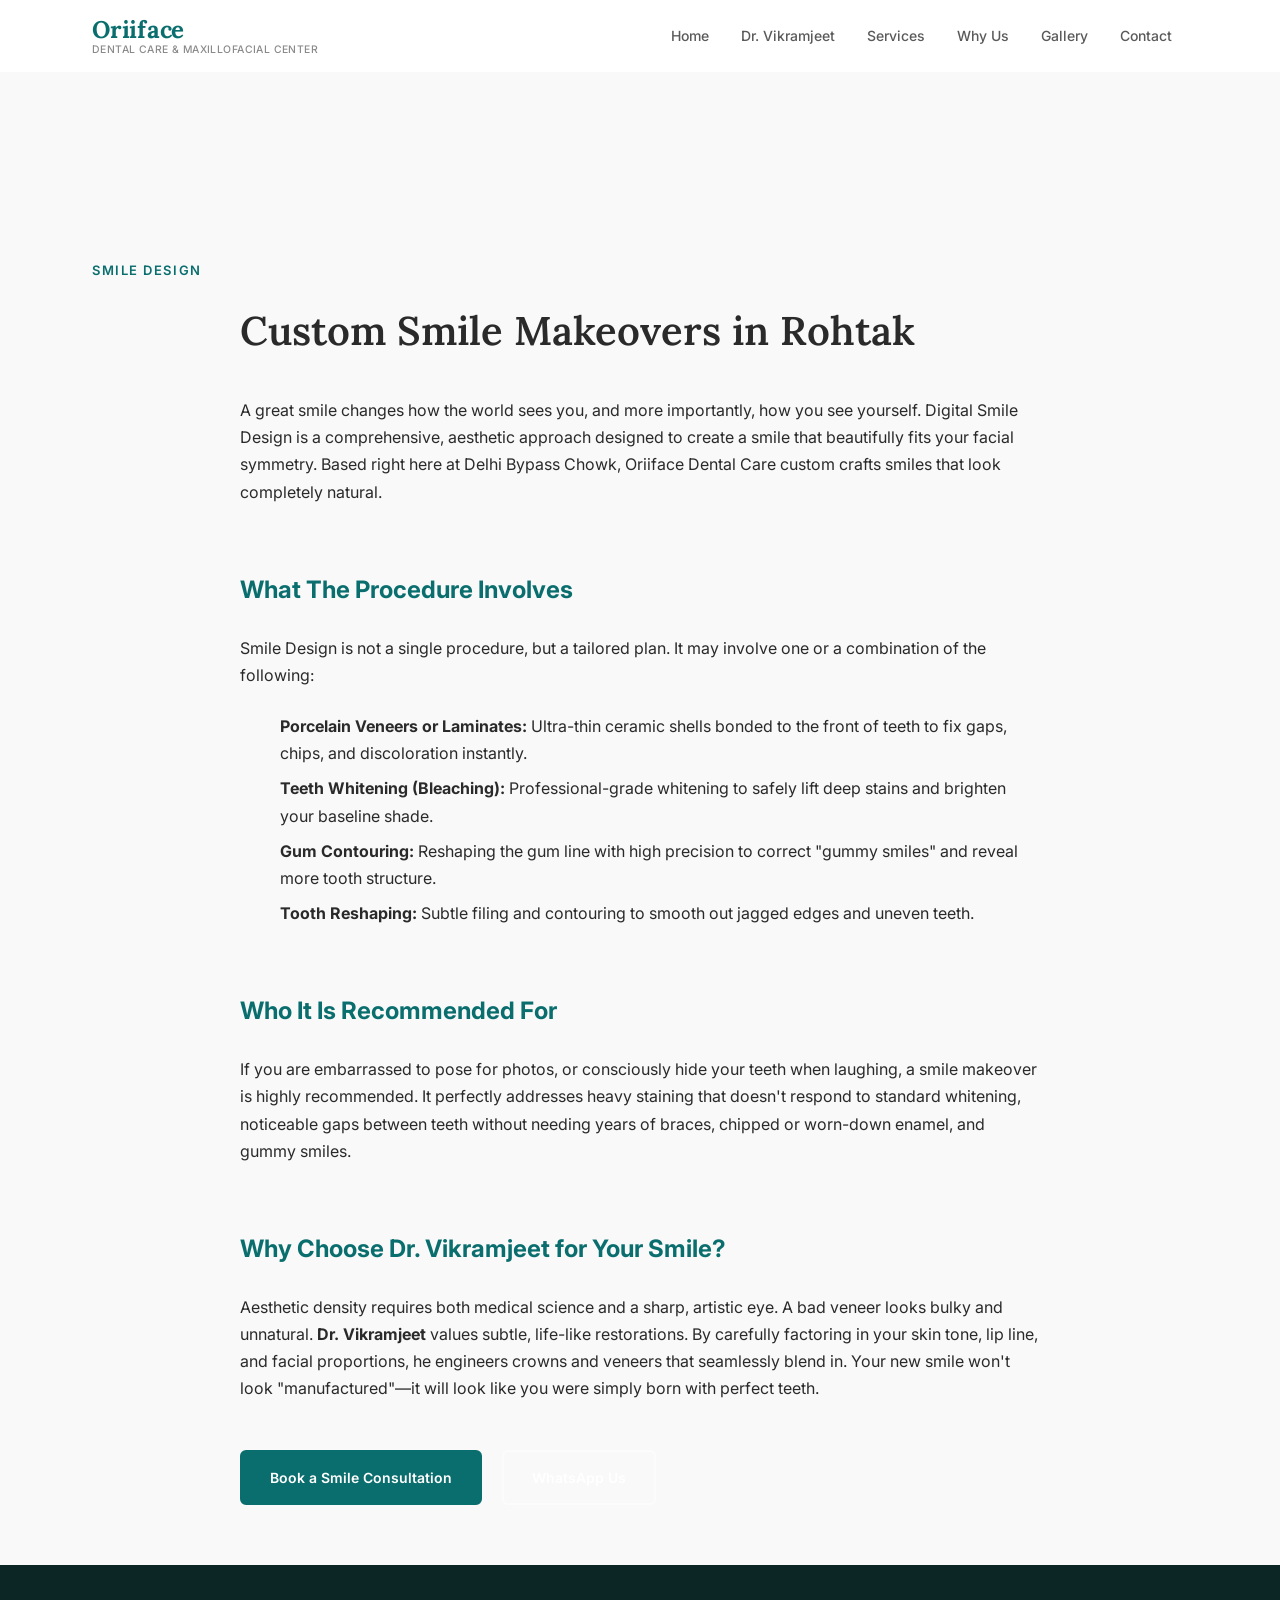
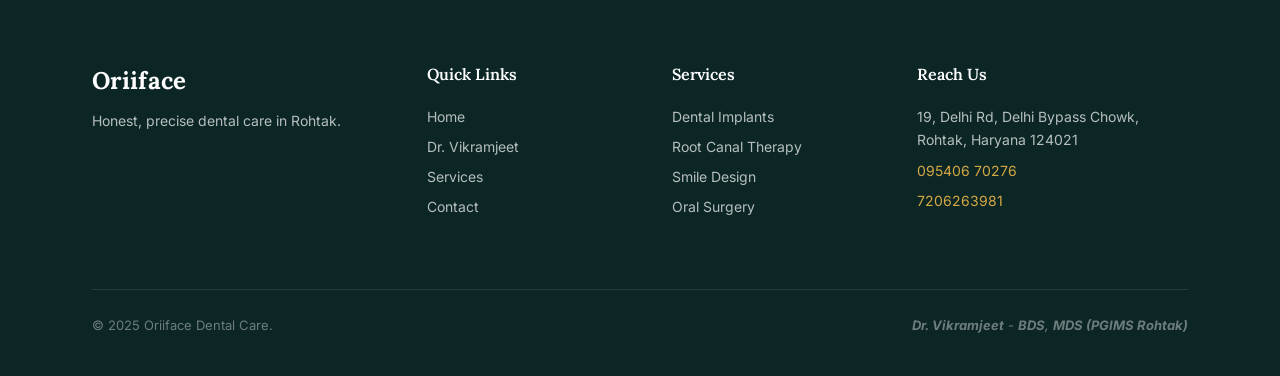
<file: services/smile-design.html>
<!DOCTYPE html>
<html lang="en">
<head>
  <meta charset="UTF-8">
  <meta name="viewport" content="width=device-width, initial-scale=1.0">
  <meta name="robots" content="index, follow">
  <meta name="googlebot" content="index, follow">
  <link rel="canonical" href="https://www.oriifacedental.com/services/smile-design.html">
  <title>Digital Smile Design in Rohtak - Veneers & Makeovers</title>
  <meta name="description" content="Custom smile makeovers in Rohtak at Oriiface Dental. Veneers, teeth whitening, and complete aesthetic restorations by Dr. Vikramjeet at Delhi Bypass Chowk.">

  <meta property="og:type" content="website">
  <meta property="og:title" content="Smile Design in Rohtak | Oriiface">
  <meta property="og:description" content="Custom smile makeovers in Rohtak at Oriiface Dental. Veneers, teeth whitening, and complete aesthetic restorations by Dr. Vikramjeet at Delhi Bypass Chowk.">
  <meta property="og:url" content="https://www.oriifacedental.com/services/smile-design.html">

  <link rel="stylesheet" href="https://fonts.googleapis.com/css2?family=Lora:ital,wght@0,400;0,500;0,600;0,700;1,400&family=Inter:wght@300;400;500;600;700&display=swap">
  <link rel="stylesheet" href="../style.css?v=3">
  <style>
    .inner-service-content { padding-top: var(--space-xl); }
    .inner-service-content h2 { margin-top: var(--space-xl); margin-bottom: var(--space-md); font-size: 1.5rem; color: var(--color-primary); }
    .inner-service-content p { margin-bottom: var(--space-md); color: var(--color-text); line-height: 1.7; }
    .inner-service-content ul { margin-bottom: var(--space-xl); padding-left: var(--space-lg); }
    .inner-service-content li { margin-bottom: var(--space-xs); color: var(--color-text); }
  </style>
</head>
<body>

  <!-- Header -->
  <header class="header" id="header">
    <div class="header__inner container">
      <a href="../index.html" class="header__logo"><span class="logo__mark">Oriiface</span><span class="logo__sub">Dental Care &amp; Maxillofacial Center</span></a>
      <nav class="nav" id="nav">
        <ul class="nav__list">
           <li><a href="../index.html" class="nav__link">Home</a></li>
          <li><a href="../about.html" class="nav__link">Dr. Vikramjeet</a></li>
          <li><a href="../services.html" class="nav__link">Services</a></li>
          <li><a href="../index.html#why-us" class="nav__link">Why Us</a></li>
          <li><a href="../gallery.html" class="nav__link">Gallery</a></li>
          <li><a href="../contact.html" class="nav__link">Contact</a></li>
        </ul>
      </nav>
      <button class="hamburger" id="hamburger"><span class="hamburger__line"></span><span class="hamburger__line"></span><span class="hamburger__line"></span></button>
    </div>
  </header>

  <div class="mobile-nav" id="mobile-nav">
    <div class="mobile-nav__content">
      <ul class="mobile-nav__list">
        <li><a href="../index.html" class="mobile-nav__link">Home</a></li>
        <li><a href="../about.html" class="mobile-nav__link">Dr. Vikramjeet</a></li>
        <li><a href="../services.html" class="mobile-nav__link">Services</a></li>
        <li><a href="../index.html#why-us" class="mobile-nav__link">Why Us</a></li>
        <li><a href="../gallery.html" class="mobile-nav__link">Gallery</a></li>
        <li><a href="../contact.html" class="mobile-nav__link">Contact</a></li>
      </ul>
    </div>
  </div>

  <section class="services" style="padding-top: 120px; padding-bottom: 60px;">
    <div class="container inner-service-content">
      <span class="section-tag">Smile Design</span>
      <h1 class="services__title" style="text-align: left; max-width: 800px; margin: 0 auto 2rem auto;">Custom Smile Makeovers in Rohtak</h1>
      <div style="max-width: 800px; margin: 0 auto;">
        <p>A great smile changes how the world sees you, and more importantly, how you see yourself. Digital Smile Design is a comprehensive, aesthetic approach designed to create a smile that beautifully fits your facial symmetry. Based right here at Delhi Bypass Chowk, Oriiface Dental Care custom crafts smiles that look completely natural.</p>

        <h2>What The Procedure Involves</h2>
        <p>Smile Design is not a single procedure, but a tailored plan. It may involve one or a combination of the following:</p>
        <ul>
          <li><strong>Porcelain Veneers or Laminates:</strong> Ultra-thin ceramic shells bonded to the front of teeth to fix gaps, chips, and discoloration instantly.</li>
          <li><strong>Teeth Whitening (Bleaching):</strong> Professional-grade whitening to safely lift deep stains and brighten your baseline shade.</li>
          <li><strong>Gum Contouring:</strong> Reshaping the gum line with high precision to correct "gummy smiles" and reveal more tooth structure.</li>
          <li><strong>Tooth Reshaping:</strong> Subtle filing and contouring to smooth out jagged edges and uneven teeth.</li>
        </ul>

        <h2>Who It Is Recommended For</h2>
        <p>If you are embarrassed to pose for photos, or consciously hide your teeth when laughing, a smile makeover is highly recommended. It perfectly addresses heavy staining that doesn't respond to standard whitening, noticeable gaps between teeth without needing years of braces, chipped or worn-down enamel, and gummy smiles.</p>

        <h2>Why Choose Dr. Vikramjeet for Your Smile?</h2>
        <p>Aesthetic density requires both medical science and a sharp, artistic eye. A bad veneer looks bulky and unnatural. <strong>Dr. Vikramjeet</strong> values subtle, life-like restorations. By carefully factoring in your skin tone, lip line, and facial proportions, he engineers crowns and veneers that seamlessly blend in. Your new smile won't look "manufactured"—it will look like you were simply born with perfect teeth.</p>

        <div style="margin-top: 3rem;">
          <a href="tel:+919540670276" class="btn btn--primary">Book a Smile Consultation</a>
          <a href="https://wa.me/919540670276" target="_blank" class="btn btn--outline" style="margin-left: 1rem;">WhatsApp Us</a>
        </div>
      </div>
    </div>
  </section>

  <!-- FOOTER -->
  <footer class="footer" id="footer">
    <div class="container">
      <div class="footer__grid">
        <div class="footer__brand"><span class="footer__logo">Oriiface</span><p class="footer__tagline">Honest, precise dental care in Rohtak.</p></div>
        <div class="footer__links"><h4 class="footer__heading">Quick Links</h4><ul><li><a href="../index.html">Home</a></li><li><a href="../about.html">Dr. Vikramjeet</a></li><li><a href="../services.html">Services</a></li><li><a href="../contact.html">Contact</a></li></ul></div>
        <div class="footer__services-list"><h4 class="footer__heading">Services</h4><ul><li>Dental Implants</li><li>Root Canal Therapy</li><li>Smile Design</li><li>Oral Surgery</li></ul></div>
        <div class="footer__contact"><h4 class="footer__heading">Reach Us</h4><p>19, Delhi Rd, Delhi Bypass Chowk, Rohtak, Haryana 124021</p><p><a href="tel:+919540670276">095406 70276</a></p><p><a href="tel:+917206263981">7206263981</a></p></div>
      </div>
      <div class="footer__bottom"><p>&copy; 2025 Oriiface Dental Care.</p><p class="footer__disclaimer"><strong>Dr. Vikramjeet</strong> - <strong>BDS</strong>, <strong>MDS (PGIMS Rohtak)</strong></p></div>
    </div>
  </footer>

  <script src="../main.js"></script>
</body>
</html>
</file>
<file: style.css>
/* ================================================
   ORIIFACE DENTAL CARE - DESIGN SYSTEM
   Font pairing: Lora (headings) + Inter (body)
   Palette: Deep Teal, Warm Gold, Off-White
   ================================================ */

/* --- Custom Properties --- */
:root {
  --color-primary: #0B6E6E;
  --color-primary-dark: #085555;
  --color-primary-light: #0d8a8a;
  --color-accent: #D4A843;
  --color-accent-dark: #b8912e;
  --color-bg: #F9F9F9;
  --color-bg-alt: #F0EFEB;
  --color-bg-dark: #0c2626;
  --color-text: #2A2A2A;
  --color-text-light: #5A5A5A;
  --color-text-muted: #8A8A8A;
  --color-white: #FFFFFF;
  --color-border: #E2E2E2;

  --font-heading: 'Lora', Georgia, serif;
  --font-body: 'Inter', -apple-system, sans-serif;

  --fs-h1: clamp(2rem, 5vw, 3.25rem);
  --fs-h2: clamp(1.6rem, 3.5vw, 2.5rem);
  --fs-h3: clamp(1.15rem, 2vw, 1.5rem);
  --fs-body: 1rem;
  --fs-small: 0.875rem;
  --fs-xs: 0.8125rem;

  --space-xs: 0.5rem;
  --space-sm: 1rem;
  --space-md: 1.5rem;
  --space-lg: 2.5rem;
  --space-xl: 4rem;
  --space-2xl: 6rem;
  --space-3xl: 8rem;

  --radius-sm: 6px;
  --radius-md: 10px;
  --radius-lg: 16px;
  --radius-xl: 24px;

  --shadow-sm: 0 1px 3px rgba(0,0,0,0.06);
  --shadow-md: 0 4px 12px rgba(0,0,0,0.08);
  --shadow-lg: 0 8px 30px rgba(0,0,0,0.1);
  --shadow-xl: 0 16px 50px rgba(0,0,0,0.12);

  --transition: 0.3s cubic-bezier(0.4, 0, 0.2, 1);
  --transition-slow: 0.5s cubic-bezier(0.4, 0, 0.2, 1);
}

/* --- Reset & Base --- */
*, *::before, *::after {
  margin: 0;
  padding: 0;
  box-sizing: border-box;
}

html {
  scroll-behavior: smooth;
  -webkit-text-size-adjust: 100%;
}

body {
  font-family: var(--font-body);
  font-size: var(--fs-body);
  color: var(--color-text);
  background: var(--color-bg);
  line-height: 1.7;
  -webkit-font-smoothing: antialiased;
  -moz-osx-font-smoothing: grayscale;
  overflow-x: hidden;
}

img {
  max-width: 100%;
  height: auto;
  display: block;
}

a {
  color: inherit;
  text-decoration: none;
}

ul { list-style: none; }

button {
  border: none;
  background: none;
  cursor: pointer;
  font-family: inherit;
}

input, select, textarea {
  font-family: inherit;
  font-size: inherit;
}

/* --- Container --- */
.container {
  width: 100%;
  max-width: 1160px;
  margin: 0 auto;
  padding: 0 clamp(1.25rem, 4vw, 2rem);
}

/* --- Section Tag --- */
.section-tag {
  display: inline-block;
  font-family: var(--font-body);
  font-size: var(--fs-xs);
  font-weight: 600;
  letter-spacing: 0.12em;
  text-transform: uppercase;
  color: var(--color-primary);
  margin-bottom: var(--space-sm);
}

/* --- Buttons --- */
.btn {
  display: inline-flex;
  align-items: center;
  justify-content: center;
  gap: 0.5rem;
  font-family: var(--font-body);
  font-weight: 600;
  font-size: var(--fs-small);
  padding: 0.85rem 1.75rem;
  border-radius: var(--radius-sm);
  transition: var(--transition);
  cursor: pointer;
  white-space: nowrap;
  border: 2px solid transparent;
}

.btn--primary {
  background: var(--color-primary);
  color: var(--color-white);
  border-color: var(--color-primary);
}
.btn--primary:hover {
  background: var(--color-primary-dark);
  border-color: var(--color-primary-dark);
  transform: translateY(-1px);
  box-shadow: var(--shadow-md);
}

.btn--outline {
  background: transparent;
  color: var(--color-white);
  border-color: rgba(255,255,255,0.5);
}
.btn--outline:hover {
  background: rgba(255,255,255,0.1);
  border-color: var(--color-white);
}

.btn--outline.btn--dark {
  color: var(--color-primary);
  border-color: var(--color-primary);
}
.btn--outline.btn--dark:hover {
  background: var(--color-primary);
  color: var(--color-white);
}

.btn--accent {
  background: var(--color-accent);
  color: #1a1a1a;
  border-color: var(--color-accent);
}
.btn--accent:hover {
  background: var(--color-accent-dark);
  border-color: var(--color-accent-dark);
}

.btn--sm {
  padding: 0.5rem 1.1rem;
  font-size: var(--fs-xs);
}

.btn--full {
  width: 100%;
}


/* ================================================
   TOP BAR
   ================================================ */
.top-bar {
  background: var(--color-bg-dark);
  padding: 0.5rem 0;
  font-size: var(--fs-xs);
}

.top-bar__inner {
  display: flex;
  justify-content: space-between;
  align-items: center;
}

.top-bar__phone {
  color: rgba(255,255,255,0.8);
  font-weight: 500;
  letter-spacing: 0.03em;
}
.top-bar__phone:hover { color: var(--color-white); }

.top-bar__right {
  display: flex;
  align-items: center;
  gap: var(--space-md);
}

.top-bar__rating {
  color: var(--color-accent);
  font-weight: 600;
}

@media (max-width: 768px) {
  .top-bar { display: none; }
}


/* ================================================
   HEADER / NAV
   ================================================ */
.header {
  position: sticky;
  top: 0;
  z-index: 100;
  background: var(--color-white);
  transition: box-shadow var(--transition);
}

.header--scrolled {
  box-shadow: 0 2px 20px rgba(0,0,0,0.06);
}

.header__inner {
  display: flex;
  align-items: center;
  justify-content: space-between;
  height: 72px;
}

.header__logo {
  display: flex;
  flex-direction: column;
  line-height: 1.15;
}

.logo__mark {
  font-family: var(--font-heading);
  font-size: 1.5rem;
  font-weight: 700;
  color: var(--color-primary);
  letter-spacing: -0.01em;
}

.logo__sub {
  font-size: 0.65rem;
  font-weight: 500;
  color: var(--color-text-muted);
  letter-spacing: 0.04em;
  text-transform: uppercase;
}

.nav__list {
  display: flex;
  gap: 0;
}

.nav__link {
  display: block;
  padding: 0.5rem 1rem;
  font-size: var(--fs-small);
  font-weight: 500;
  color: var(--color-text-light);
  transition: color var(--transition);
  position: relative;
}

.nav__link::after {
  content: '';
  position: absolute;
  bottom: 0;
  left: 1rem;
  right: 1rem;
  height: 2px;
  background: var(--color-primary);
  transform: scaleX(0);
  transform-origin: right;
  transition: transform var(--transition);
}

.nav__link:hover {
  color: var(--color-primary);
}
.nav__link:hover::after {
  transform: scaleX(1);
  transform-origin: left;
}

/* Hamburger */
.hamburger {
  display: none;
  flex-direction: column;
  gap: 5px;
  padding: 8px;
  z-index: 200;
}

.hamburger__line {
  display: block;
  width: 24px;
  height: 2px;
  background: var(--color-text);
  transition: var(--transition);
  border-radius: 2px;
}

.hamburger--active .hamburger__line:nth-child(1) {
  transform: rotate(45deg) translate(5px, 5px);
}
.hamburger--active .hamburger__line:nth-child(2) {
  opacity: 0;
}
.hamburger--active .hamburger__line:nth-child(3) {
  transform: rotate(-45deg) translate(5px, -5px);
}

@media (max-width: 768px) {
  .nav { display: none; }
  .hamburger { display: flex; }
}

/* Mobile Nav Overlay */
.mobile-nav {
  position: fixed;
  inset: 0;
  z-index: 150;
  background: var(--color-white);
  display: flex;
  align-items: center;
  justify-content: center;
  opacity: 0;
  visibility: hidden;
  transition: var(--transition-slow);
}

.mobile-nav--open {
  opacity: 1;
  visibility: visible;
}

.mobile-nav__content {
  text-align: center;
}

.mobile-nav__list {
  display: flex;
  flex-direction: column;
  gap: var(--space-md);
}

.mobile-nav__link {
  font-family: var(--font-heading);
  font-size: 1.75rem;
  font-weight: 500;
  color: var(--color-text);
  transition: color var(--transition);
}
.mobile-nav__link:hover {
  color: var(--color-primary);
}

.mobile-nav__phone {
  display: inline-block;
  margin-top: var(--space-xl);
  font-size: var(--fs-body);
  font-weight: 600;
  color: var(--color-primary);
  letter-spacing: 0.05em;
}


/* ================================================
   HERO
   ================================================ */
.hero {
  position: relative;
  min-height: 90vh;
  display: flex;
  align-items: center;
  overflow: hidden;
}

.hero__bg {
  position: absolute;
  inset: 0;
  z-index: 0;
}

.hero__bg-img {
  width: 100%;
  height: 100%;
  object-fit: cover;
}

.hero__overlay {
  position: absolute;
  inset: 0;
  background: linear-gradient(
    160deg,
    rgba(11,110,110,0.92) 0%,
    rgba(8,85,85,0.85) 40%,
    rgba(12,38,38,0.88) 100%
  );
}

.hero__content {
  position: relative;
  z-index: 1;
  padding: var(--space-3xl) 0 var(--space-2xl);
  max-width: 720px;
}

.hero__title {
  font-family: var(--font-heading);
  font-size: var(--fs-h1);
  font-weight: 700;
  color: var(--color-white);
  line-height: 1.2;
  margin-bottom: var(--space-md);
}

.hero__title--accent {
  display: block;
  font-size: 0.65em;
  font-weight: 400;
  color: var(--color-accent);
  margin-top: 0.3em;
}

.hero__subtitle {
  color: rgba(255,255,255,0.8);
  font-size: clamp(0.95rem, 1.5vw, 1.1rem);
  line-height: 1.7;
  margin-bottom: var(--space-lg);
  max-width: 560px;
}

.hero__cta {
  display: flex;
  gap: var(--space-sm);
  margin-bottom: var(--space-xl);
  flex-wrap: wrap;
}

.hero__trust {
  display: flex;
  gap: var(--space-lg);
  flex-wrap: wrap;
}

.trust-badge {
  text-align: left;
}

.trust-badge__value {
  display: block;
  font-family: var(--font-heading);
  font-size: 1.4rem;
  font-weight: 700;
  color: var(--color-white);
}

.trust-badge__label {
  font-size: var(--fs-xs);
  color: rgba(255,255,255,0.6);
  font-weight: 500;
}

@media (max-width: 768px) {
  .hero {
    min-height: 100vh;
    min-height: 100dvh;
    align-items: flex-end;
  }
  .hero__content {
    padding: var(--space-lg) 0 calc(var(--space-3xl) + 60px);
    text-align: center;
  }
  .hero__subtitle {
    margin-left: auto;
    margin-right: auto;
  }
  .hero__cta {
    flex-direction: column;
  }
  .hero__cta .btn {
    width: 100%;
  }
  .hero__trust {
    justify-content: center;
    gap: var(--space-md);
  }
  .trust-badge { text-align: center; }
}


/* ================================================
   ABOUT DR. VIKRAMJEET
   ================================================ */
.about {
  padding: var(--space-3xl) 0 var(--space-2xl);
  background: var(--color-white);
}

.about__grid {
  display: grid;
  grid-template-columns: 380px 1fr;
  gap: var(--space-xl);
  align-items: start;
  margin-bottom: var(--space-xl);
}

.about__photo-frame {
  position: relative;
  border-radius: var(--radius-lg);
  aspect-ratio: 3/4;
  background: var(--color-bg-alt);
  border-left: 6px solid var(--color-primary);
  box-shadow: -12px 12px 0 rgba(11,110,110,0.08);
  overflow: hidden;
}

.about__photo {
  position: absolute;
  top: 0;
  left: 0;
  width: 100%;
  height: 100%;
  object-fit: cover;
  display: block;
}

.about__photo-stats {
  display: flex;
  justify-content: space-between;
  margin-top: calc(var(--space-md) + 12px);
  padding: var(--space-sm) var(--space-md);
  background: var(--color-white);
  border: 1px solid var(--color-border);
  border-radius: var(--radius-md);
  box-shadow: var(--shadow-sm);
}

.stat-line {
  font-size: var(--fs-small);
  color: var(--color-text-light);
  line-height: 1.3;
}

.stat-line strong {
  display: block;
  color: var(--color-primary);
  font-family: var(--font-heading);
  font-size: 1.25rem;
  margin-bottom: 2px;
}

.about__title {
  font-family: var(--font-heading);
  font-size: var(--fs-h2);
  font-weight: 600;
  color: var(--color-text);
  line-height: 1.25;
  margin-bottom: var(--space-md);
}

.about__bio p {
  color: var(--color-text-light);
  margin-bottom: var(--space-sm);
  font-size: 0.975rem;
  line-height: 1.8;
}

.about__bio p:last-child {
  margin-bottom: 0;
}

@media (max-width: 768px) {
  .about__grid {
    grid-template-columns: 1fr;
    gap: var(--space-lg);
  }
  .about__photo-frame {
    max-width: 300px;
    margin: 0 auto;
  }
}


/* --- Credentials --- */
.credentials {
  display: grid;
  grid-template-columns: repeat(3, 1fr);
  gap: var(--space-sm);
  margin-bottom: var(--space-lg);
}

.credential {
  display: flex;
  align-items: center;
  padding: var(--space-sm) var(--space-md);
  background: var(--color-white);
  border-radius: var(--radius-sm);
  border: 1px solid var(--color-border);
  border-left: 4px solid var(--color-primary);
  box-shadow: var(--shadow-sm);
}

.credential__text {
  font-size: var(--fs-small);
  font-weight: 500;
  color: var(--color-text);
}

@media (max-width: 768px) {
  .credentials {
    grid-template-columns: 1fr;
  }
}


/* --- Career Timeline --- */
.timeline {
  padding: var(--space-sm) 0 0;
}

.timeline__heading {
  font-family: var(--font-heading);
  font-size: var(--fs-h3);
  font-weight: 600;
  text-align: center;
  margin-bottom: var(--space-lg);
  color: var(--color-text);
}

.timeline__track {
  position: relative;
  display: flex;
  justify-content: space-between;
  align-items: stretch;
  padding: var(--space-lg) 0;
}

.timeline__line {
  position: absolute;
  top: 50%;
  left: 0;
  right: 0;
  height: 2px;
  background: var(--color-border);
  transform: translateY(-50%);
  z-index: 0;
}

.timeline__item {
  position: relative;
  display: flex;
  flex-direction: column;
  align-items: center;
  justify-content: center;
  flex: 1;
  text-align: center;
  gap: 12px;
  z-index: 1;
}

.timeline__dot {
  width: 18px;
  height: 18px;
  border-radius: 50%;
  background: var(--color-white);
  border: 4px solid var(--color-primary);
  flex-shrink: 0;
}

.timeline__year {
  font-family: var(--font-heading);
  font-size: var(--fs-small);
  font-weight: 700;
  color: var(--color-primary);
}

.timeline__label {
  font-size: var(--fs-xs);
  color: var(--color-text-light);
  line-height: 1.4;
  max-width: 180px;
}

@media (max-width: 768px) {
  .timeline {
    padding-top: var(--space-lg);
  }

  .timeline__track {
    flex-direction: column;
    padding-left: 0;
    gap: var(--space-lg);
  }

  .timeline__line {
    top: 0;
    bottom: 0;
    left: 8px;
    width: 2px;
    height: 100%;
    transform: none;
  }

  .timeline__item {
    display: grid;
    grid-template-columns: 18px 1fr;
    grid-template-rows: auto auto;
    column-gap: var(--space-md);
    row-gap: 4px;
    text-align: left;
    width: 100%;
  }

  .timeline__dot {
    grid-column: 1 / 2;
    grid-row: 1 / 3;
    align-self: flex-start;
    margin-top: 2px;
  }

  .timeline__year {
    grid-column: 2 / 3;
    grid-row: 1 / 2;
  }

  .timeline__label {
    grid-column: 2 / 3;
    grid-row: 2 / 3;
    max-width: none;
  }
}

/* --- Why Us Numbers --- */
.why-card__num {
  font-family: var(--font-heading);
  font-size: 3.5rem;
  font-weight: 700;
  color: var(--color-primary);
  line-height: 1;
  margin-bottom: var(--space-sm);
  letter-spacing: -0.05em;
}


/* ================================================
   SERVICES
   ================================================ */
.services {
  padding: var(--space-3xl) 0;
  background: var(--color-bg);
}

.services__title {
  font-family: var(--font-heading);
  font-size: var(--fs-h2);
  font-weight: 600;
  margin-bottom: var(--space-xs);
}

.services__subtitle {
  color: var(--color-text-light);
  margin-bottom: var(--space-xl);
  max-width: 500px;
}

.services__grid {
  display: grid;
  grid-template-columns: repeat(3, 1fr);
  gap: var(--space-md);
}

.service-card {
  background: var(--color-white);
  border: 1px solid var(--color-border);
  border-radius: var(--radius-md);
  padding: var(--space-lg) var(--space-md);
  transition: var(--transition);
  cursor: default;
}

.service-card:hover {
  transform: translateY(-4px);
  box-shadow: var(--shadow-lg);
  border-color: rgba(11,110,110,0.2);
}

.service-card__icon {
  width: 48px;
  height: 48px;
  display: flex;
  align-items: center;
  justify-content: center;
  border-radius: var(--radius-sm);
  background: rgba(11,110,110,0.07);
  color: var(--color-primary);
  margin-bottom: var(--space-md);
}

.service-card__name {
  font-family: var(--font-heading);
  font-size: 1.1rem;
  font-weight: 600;
  margin-bottom: var(--space-xs);
  color: var(--color-text);
}

.service-card__desc {
  font-size: var(--fs-small);
  color: var(--color-text-light);
  line-height: 1.6;
}

@media (max-width: 768px) {
  .services__grid {
    grid-template-columns: repeat(2, 1fr);
  }
}

@media (max-width: 480px) {
  .services__grid {
    grid-template-columns: 1fr;
  }
}


/* ================================================
   WHY CHOOSE US
   ================================================ */
.why-us {
  padding: var(--space-3xl) 0;
  background: var(--color-bg-dark);
  color: var(--color-white);
}

.why-us .section-tag {
  color: var(--color-accent);
}

.why-us__title {
  font-family: var(--font-heading);
  font-size: var(--fs-h2);
  font-weight: 600;
  margin-bottom: var(--space-xl);
  max-width: 500px;
}

.why-us__grid {
  display: grid;
  grid-template-columns: repeat(2, 1fr);
  gap: var(--space-md);
}

.why-card {
  padding: var(--space-lg);
  background: rgba(255,255,255,0.05);
  border: 1px solid rgba(255,255,255,0.08);
  border-radius: var(--radius-md);
  transition: var(--transition);
}

.why-card:hover {
  background: rgba(255,255,255,0.08);
  border-color: rgba(255,255,255,0.15);
}

.why-card__icon-wrap {
  width: 48px;
  height: 48px;
  display: flex;
  align-items: center;
  justify-content: center;
  border-radius: var(--radius-sm);
  background: rgba(212,168,67,0.15);
  color: var(--color-accent);
  margin-bottom: var(--space-md);
}

.why-card__title {
  font-family: var(--font-heading);
  font-size: 1.15rem;
  font-weight: 600;
  margin-bottom: var(--space-xs);
  color: var(--color-white);
}

.why-card__desc {
  font-size: var(--fs-small);
  color: rgba(255,255,255,0.65);
  line-height: 1.7;
}

@media (max-width: 768px) {
  .why-us__grid {
    grid-template-columns: 1fr;
  }
}


/* ================================================
   REVIEWS
   ================================================ */
.reviews {
  padding: var(--space-3xl) 0;
  background: var(--color-white);
}

.reviews__header {
  text-align: center;
  margin-bottom: var(--space-xl);
}

.reviews__rating-badge {
  display: inline-flex;
  flex-direction: column;
  align-items: center;
  gap: 0.4rem;
}

.reviews__score {
  font-family: var(--font-heading);
  font-size: 3rem;
  font-weight: 700;
  color: var(--color-text);
  line-height: 1;
}

.reviews__stars {
  display: flex;
  gap: 2px;
}

.reviews__count {
  font-size: var(--fs-small);
  color: var(--color-text-muted);
  font-weight: 500;
}

.reviews__grid {
  display: grid;
  grid-template-columns: repeat(3, 1fr);
  gap: var(--space-md);
  margin-bottom: var(--space-xl);
}

.review-card {
  padding: var(--space-lg);
  background: var(--color-bg);
  border-radius: var(--radius-md);
  border: 1px solid var(--color-border);
}

.review-card__stars {
  display: flex;
  gap: 2px;
  margin-bottom: var(--space-sm);
}

.review-card__text {
  font-size: var(--fs-body);
  color: var(--color-text);
  line-height: 1.7;
  font-style: italic;
  margin-bottom: var(--space-sm);
}

.review-card__author {
  font-size: var(--fs-small);
  font-weight: 600;
  color: var(--color-text-muted);
}

.reviews__cta {
  text-align: center;
}

@media (max-width: 768px) {
  .reviews__grid {
    grid-template-columns: 1fr;
  }
}


/* ================================================
   GALLERY
   ================================================ */
.gallery {
  padding: var(--space-3xl) 0;
  background: var(--color-bg);
}

.gallery__title {
  font-family: var(--font-heading);
  font-size: var(--fs-h2);
  font-weight: 600;
  margin-bottom: var(--space-xl);
}

.gallery__grid {
  display: grid;
  grid-template-columns: repeat(3, 1fr);
  gap: var(--space-sm);
}

.gallery__item {
  position: relative;
  border-radius: var(--radius-md);
  overflow: hidden;
  aspect-ratio: 4/3;
  background: var(--color-bg-alt);
  cursor: pointer;
}

.gallery__img {
  width: 100%;
  height: 100%;
  object-fit: cover;
  transition: transform var(--transition-slow);
}

.gallery__item:hover .gallery__img {
  transform: scale(1.05);
}

.gallery__item::after {
  content: '';
  position: absolute;
  inset: 0;
  background: rgba(0,0,0,0);
  transition: var(--transition);
}

.gallery__item:hover::after {
  background: rgba(0,0,0,0.08);
}

@media (max-width: 768px) {
  .gallery__grid {
    grid-template-columns: repeat(2, 1fr);
  }
}


/* --- Lightbox --- */
.lightbox {
  position: fixed;
  inset: 0;
  z-index: 1000;
  background: rgba(0,0,0,0.92);
  display: flex;
  align-items: center;
  justify-content: center;
  padding: var(--space-lg);
  opacity: 0;
  visibility: hidden;
  transition: var(--transition);
}

.lightbox--open {
  opacity: 1;
  visibility: visible;
}

.lightbox__close {
  position: absolute;
  top: var(--space-md);
  right: var(--space-md);
  color: var(--color-white);
  font-size: 2rem;
  width: 48px;
  height: 48px;
  display: flex;
  align-items: center;
  justify-content: center;
  border-radius: 50%;
  background: rgba(255,255,255,0.1);
  transition: var(--transition);
}

.lightbox__close:hover {
  background: rgba(255,255,255,0.2);
}

.lightbox__img {
  max-width: 90vw;
  max-height: 85vh;
  object-fit: contain;
  border-radius: var(--radius-sm);
}


/* ================================================
   CONTACT
   ================================================ */
.contact {
  padding: var(--space-3xl) 0;
  background: var(--color-white);
}

.contact__title {
  font-family: var(--font-heading);
  font-size: var(--fs-h2);
  font-weight: 600;
  margin-bottom: var(--space-xl);
}

.contact__grid {
  display: grid;
  grid-template-columns: 1fr 1fr;
  gap: var(--space-lg);
  min-height: 500px;
}

.contact__map {
  border-radius: var(--radius-lg);
  overflow: hidden;
  background: var(--color-bg-alt);
  min-height: 400px;
}

.contact__map iframe {
  width: 100%;
  height: 100%;
  min-height: 400px;
}

.contact__details {
  margin-bottom: var(--space-lg);
}

.contact__detail {
  display: flex;
  align-items: flex-start;
  gap: var(--space-sm);
  margin-bottom: var(--space-sm);
  color: var(--color-text-light);
  font-size: var(--fs-small);
}

.contact__detail svg {
  flex-shrink: 0;
  margin-top: 2px;
  color: var(--color-primary);
}

.contact__detail a {
  color: var(--color-primary);
  font-weight: 600;
}
.contact__detail a:hover {
  text-decoration: underline;
}

.contact__form-title {
  font-family: var(--font-heading);
  font-size: var(--fs-h3);
  font-weight: 600;
  margin-bottom: var(--space-md);
}

.form-group {
  margin-bottom: var(--space-sm);
}

.form-input {
  width: 100%;
  padding: 0.85rem 1rem;
  background: var(--color-bg);
  border: 1px solid var(--color-border);
  border-radius: var(--radius-sm);
  color: var(--color-text);
  transition: var(--transition);
}

.form-input:focus {
  outline: none;
  border-color: var(--color-primary);
  box-shadow: 0 0 0 2px rgba(11,110,110,0.1);
}

.form-input.is-invalid {
  border-color: #d32f2f;
  background-color: #fffafa;
}

.form-error {
  color: #d32f2f;
  font-size: var(--fs-xs);
  margin-top: 4px;
  display: none;
}
.form-error.is-visible {
  display: block;
}

.form-select {
  appearance: none;
  -webkit-appearance: none;
  cursor: pointer;
}

@media (max-width: 768px) {
  .contact__grid {
    grid-template-columns: 1fr;
  }
  .contact__map {
    min-height: 280px;
    order: 2;
  }
}


/* ================================================
   FOOTER
   ================================================ */
.footer {
  background: var(--color-bg-dark);
  color: rgba(255,255,255,0.7);
  padding: var(--space-2xl) 0 var(--space-lg);
}

.footer__grid {
  display: grid;
  grid-template-columns: 1.5fr 1fr 1fr 1.5fr;
  gap: var(--space-xl);
  margin-bottom: var(--space-xl);
}

.footer__logo {
  font-family: var(--font-heading);
  font-size: 1.5rem;
  font-weight: 700;
  color: var(--color-white);
  display: block;
  margin-bottom: var(--space-xs);
}

.footer__tagline {
  font-size: var(--fs-small);
  line-height: 1.6;
}

.footer__heading {
  font-family: var(--font-heading);
  font-size: var(--fs-body);
  font-weight: 600;
  color: var(--color-white);
  margin-bottom: var(--space-sm);
}

.footer__links ul li,
.footer__services-list ul li {
  margin-bottom: 0.4rem;
  font-size: var(--fs-small);
}

.footer__links a:hover {
  color: var(--color-white);
}

.footer__contact p {
  font-size: var(--fs-small);
  margin-bottom: 0.4rem;
}

.footer__contact a {
  color: var(--color-accent);
}
.footer__contact a:hover {
  text-decoration: underline;
}

.footer__bottom {
  border-top: 1px solid rgba(255,255,255,0.1);
  padding-top: var(--space-md);
  display: flex;
  justify-content: space-between;
  flex-wrap: wrap;
  gap: var(--space-sm);
  font-size: var(--fs-xs);
  color: rgba(255,255,255,0.4);
}

.footer__disclaimer {
  font-style: italic;
}

@media (max-width: 768px) {
  .footer__grid {
    grid-template-columns: 1fr 1fr;
    gap: var(--space-lg);
  }
  .footer__bottom {
    flex-direction: column;
    text-align: center;
  }
}

@media (max-width: 480px) {
  .footer__grid {
    grid-template-columns: 1fr;
  }
}


/* ================================================
   MOBILE STICKY BOTTOM BAR
   ================================================ */
.mobile-bar {
  display: none;
}

@media (max-width: 768px) {
  .mobile-bar {
    display: flex;
    position: fixed;
    bottom: 0;
    left: 0;
    right: 0;
    z-index: 90;
    background: var(--color-white);
    border-top: 1px solid var(--color-border);
    box-shadow: 0 -2px 12px rgba(0,0,0,0.08);
  }

  .mobile-bar__btn {
    flex: 1;
    display: flex;
    flex-direction: column;
    align-items: center;
    justify-content: center;
    gap: 3px;
    padding: 10px 8px;
    font-size: 0.7rem;
    font-weight: 600;
    text-transform: uppercase;
    letter-spacing: 0.08em;
    color: var(--color-text-light);
    min-height: 56px;
    transition: color var(--transition);
  }

  .mobile-bar__btn--call { color: var(--color-primary); }
  .mobile-bar__btn--whatsapp { color: #25D366; }
  .mobile-bar__btn--book { color: var(--color-accent-dark); }

  .mobile-bar__btn:active {
    background: var(--color-bg);
  }

  /* account for bottom bar on mobile */
  .footer {
    padding-bottom: calc(var(--space-lg) + 60px);
  }
}


/* ================================================
   WHATSAPP FLOATING BUTTON (Desktop)
   ================================================ */
.whatsapp-float {
  position: fixed;
  bottom: var(--space-lg);
  right: var(--space-lg);
  z-index: 80;
  width: 56px;
  height: 56px;
  display: flex;
  align-items: center;
  justify-content: center;
  background: #25D366;
  border-radius: 50%;
  box-shadow: 0 4px 16px rgba(37,211,102,0.3);
  transition: var(--transition);
}

.whatsapp-float:hover {
  transform: scale(1.08);
  box-shadow: 0 6px 24px rgba(37,211,102,0.4);
}

@media (max-width: 768px) {
  .whatsapp-float { display: none; }
}


/* ================================================
   ANIMATIONS - ScrollReveal
   ================================================ */
.reveal {
  opacity: 0;
  transform: translateY(24px);
  transition: opacity 0.7s ease, transform 0.7s ease;
}

.reveal.revealed {
  opacity: 1;
  transform: translateY(0);
}


/* ================================================
   PRINT STYLES
   ================================================ */
@media print {
  .top-bar, .hamburger, .mobile-nav, .mobile-bar, .whatsapp-float, .lightbox {
    display: none !important;
  }
  .header { position: relative; }
  .hero { min-height: auto; }
}
</file>
